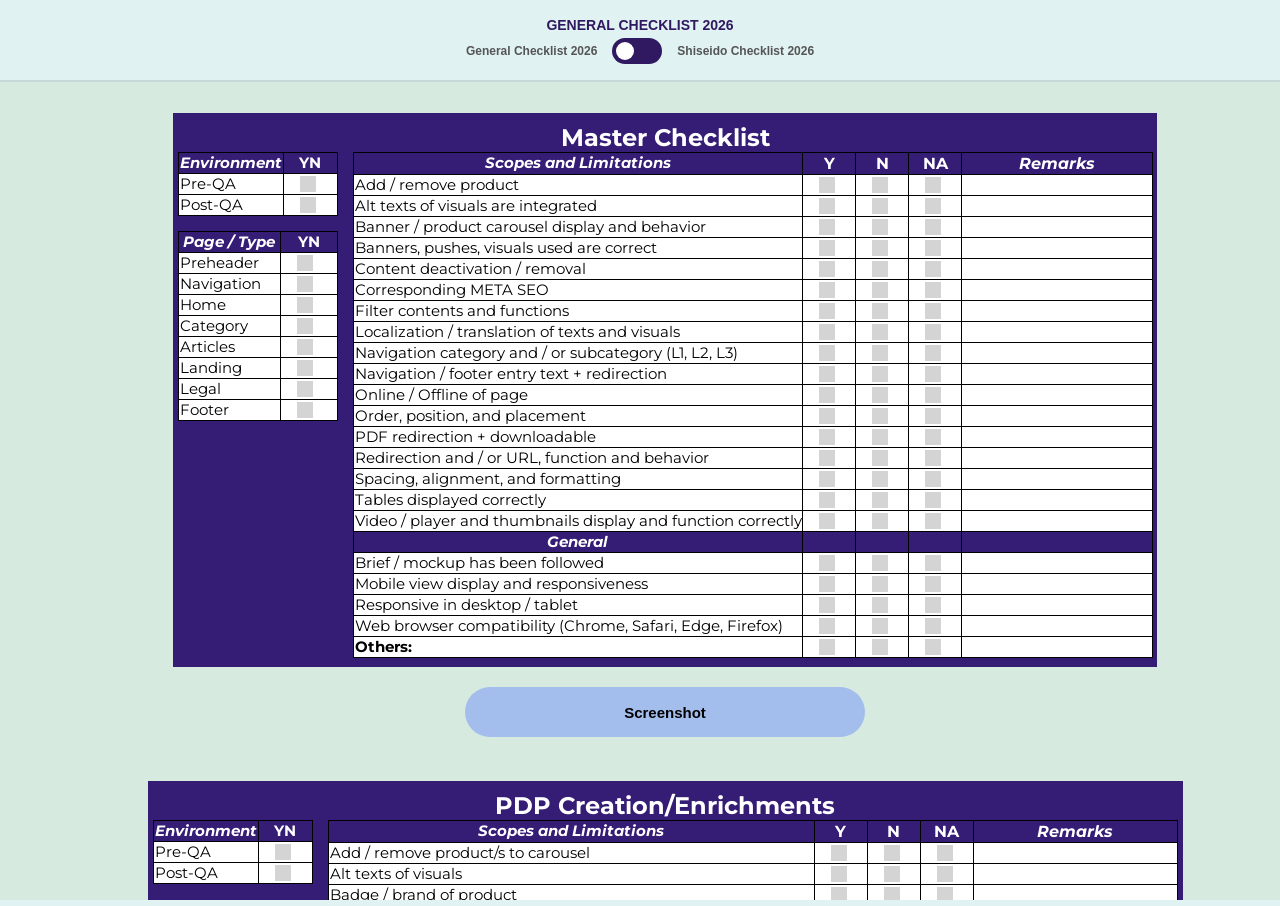
<file: shiseicore-checklist/index.html>
<!DOCTYPE html>
<html lang="en">
<head>
    <meta charset="UTF-8">
    <meta name="viewport" content="width=device-width, initial-scale=1.0">
    <title>ShiseiCore QA Checklist Hub</title>
</head>
<body>

    <div class="nav-header">
        <div class="title" id="current-view">General Checklist 2026</div>
        <div class="switch-container">
            <span class="label-text">General Checklist 2026</span>
            <label class="switch">
                <input type="checkbox" id="viewToggle" onchange="switchPage()">
                <span class="slider"></span>
            </label>
            <span class="label-text">Shiseido Checklist 2026</span>
        </div>
    </div>

    <iframe id="content-frame" src="general-checklist-index.html"></iframe>

    <script>
        function switchPage() {
            const toggle = document.getElementById('viewToggle');
            const frame = document.getElementById('content-frame');
            const title = document.getElementById('current-view');

            if (toggle.checked) {
                // Switch to Shiseido Checklist 2026
                frame.src = "shiseido-checklist-index.html";
                title.innerText = "Shiseido Checklist 2026";


            } else {
                // Switch back to General Checklist 2026
                frame.src = "general-checklist-index.html";
                // frame.src = "pdp-creation-checklist.html";
                title.innerText = "General Checklist 2026";
            }
        }
    </script>

</body>
</html>

<style>
    :root {
        --bg-color: #e0f2f1;
        --purple-primary: #301961;
    }

    body, html {
        margin: 0;
        padding: 0;
        height: 100%;
        font-family: sans-serif;
        background-color: var(--bg-color);
        overflow: hidden; /* Prevents double scrollbars */
    }

    /* Header Navigation Area */
    .nav-header {
        height: 80px;
        display: flex;
        flex-direction: column;
        align-items: center;
        justify-content: center;
        background: var(--bg-color);
        border-bottom: 2px solid rgba(0,0,0,0.1);
    }

    .title {
        font-size: 14px;
        font-weight: bold;
        color: var(--purple-primary);
        margin-bottom: 5px;
        text-transform: uppercase;
    }

    /* The Toggle Switch */
    .switch-container {
        display: flex;
        align-items: center;
        gap: 15px;
    }

    .switch {
        position: relative;
        display: inline-block;
        width: 50px;
        height: 26px;
    }

    .switch input { opacity: 0; width: 0; height: 0; }

    .slider {
        position: absolute;
        cursor: pointer;
        top: 0; left: 0; right: 0; bottom: 0;
        background-color: var(--purple-primary);
        transition: .4s;
        border-radius: 34px;
    }

    .slider:before {
        position: absolute;
        content: "";
        height: 18px; width: 18px;
        left: 4px; bottom: 4px;
        background-color: white;
        transition: .4s;
        border-radius: 50%;
    }

    input:checked + .slider { background-color: #000; }
    input:checked + .slider:before { transform: translateX(24px); }

    .label-text {
        font-size: 12px;
        font-weight: 600;
        color: #555;
    }

    /* The Content Frame */
    #content-frame {
        width: 100%;
        height: calc(100vh - 80px); /* Fill the rest of the screen */
        border: none;
    }
</style>
</file>
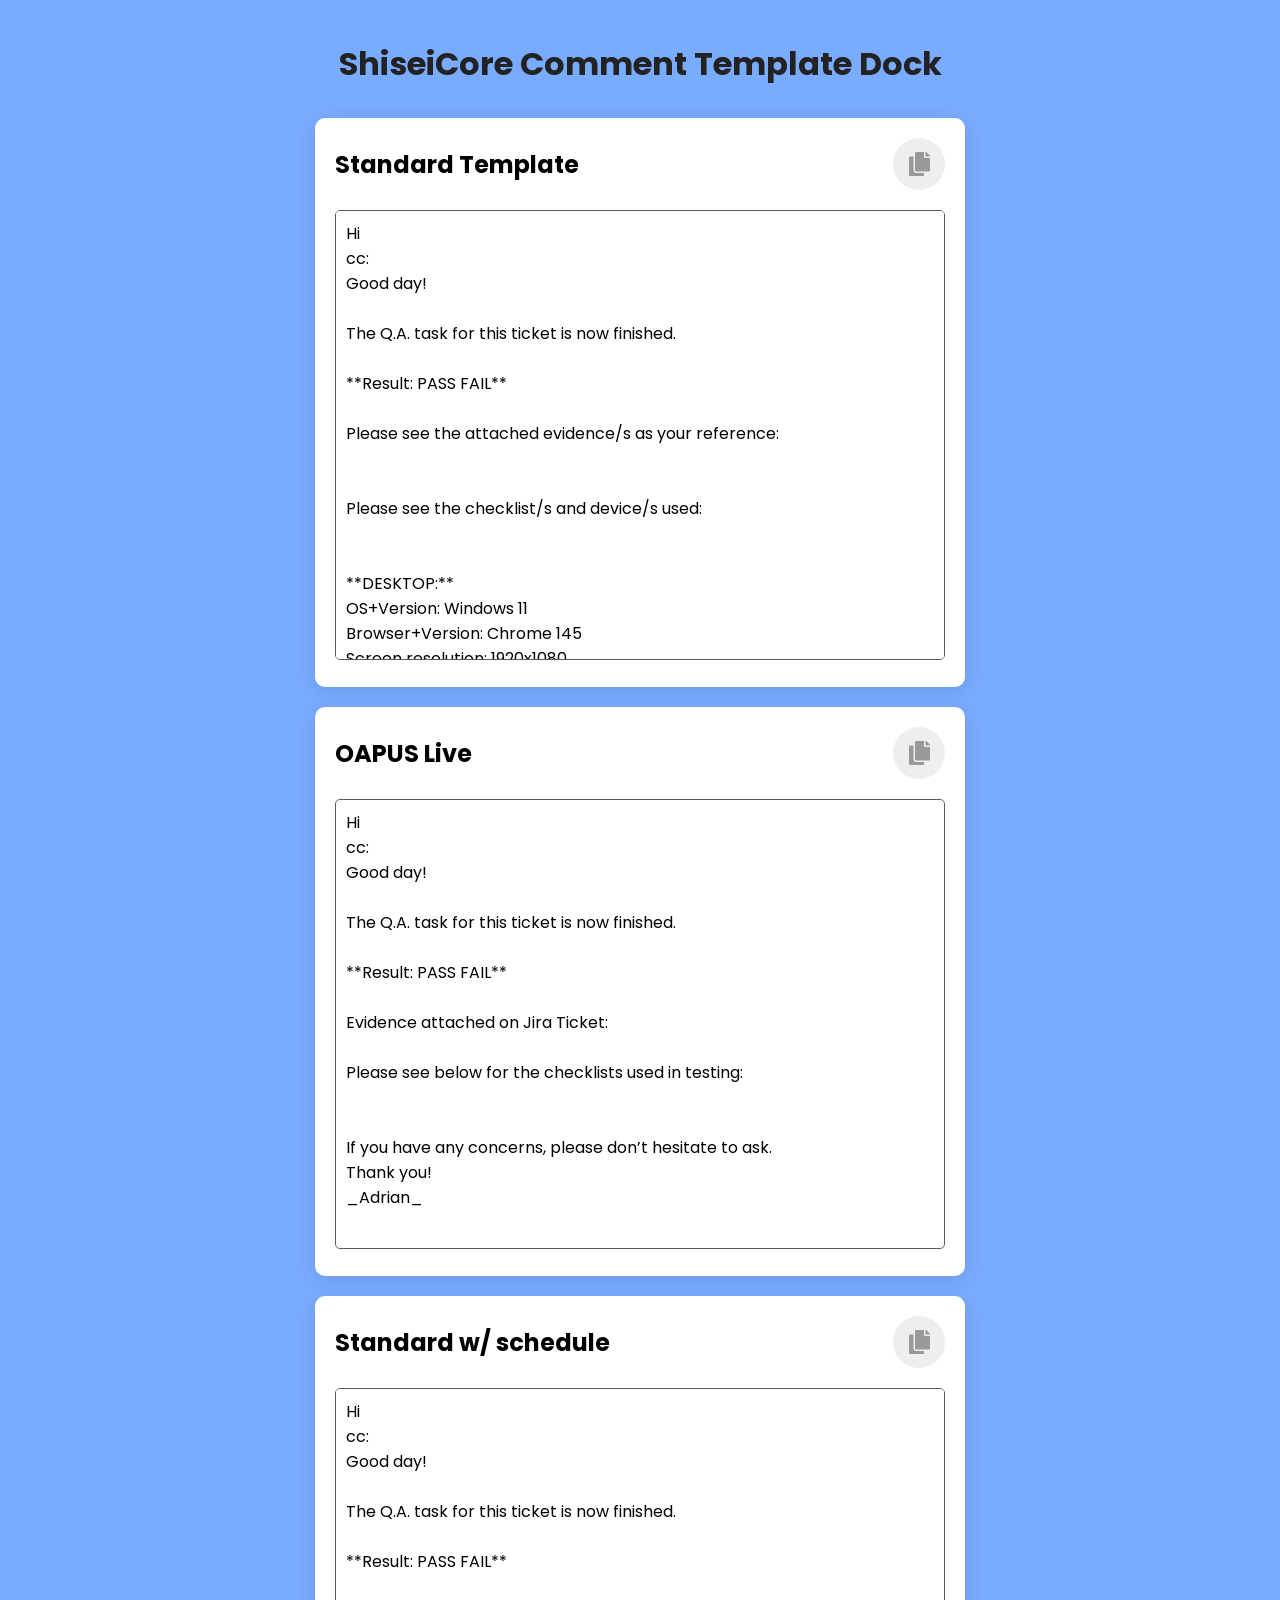
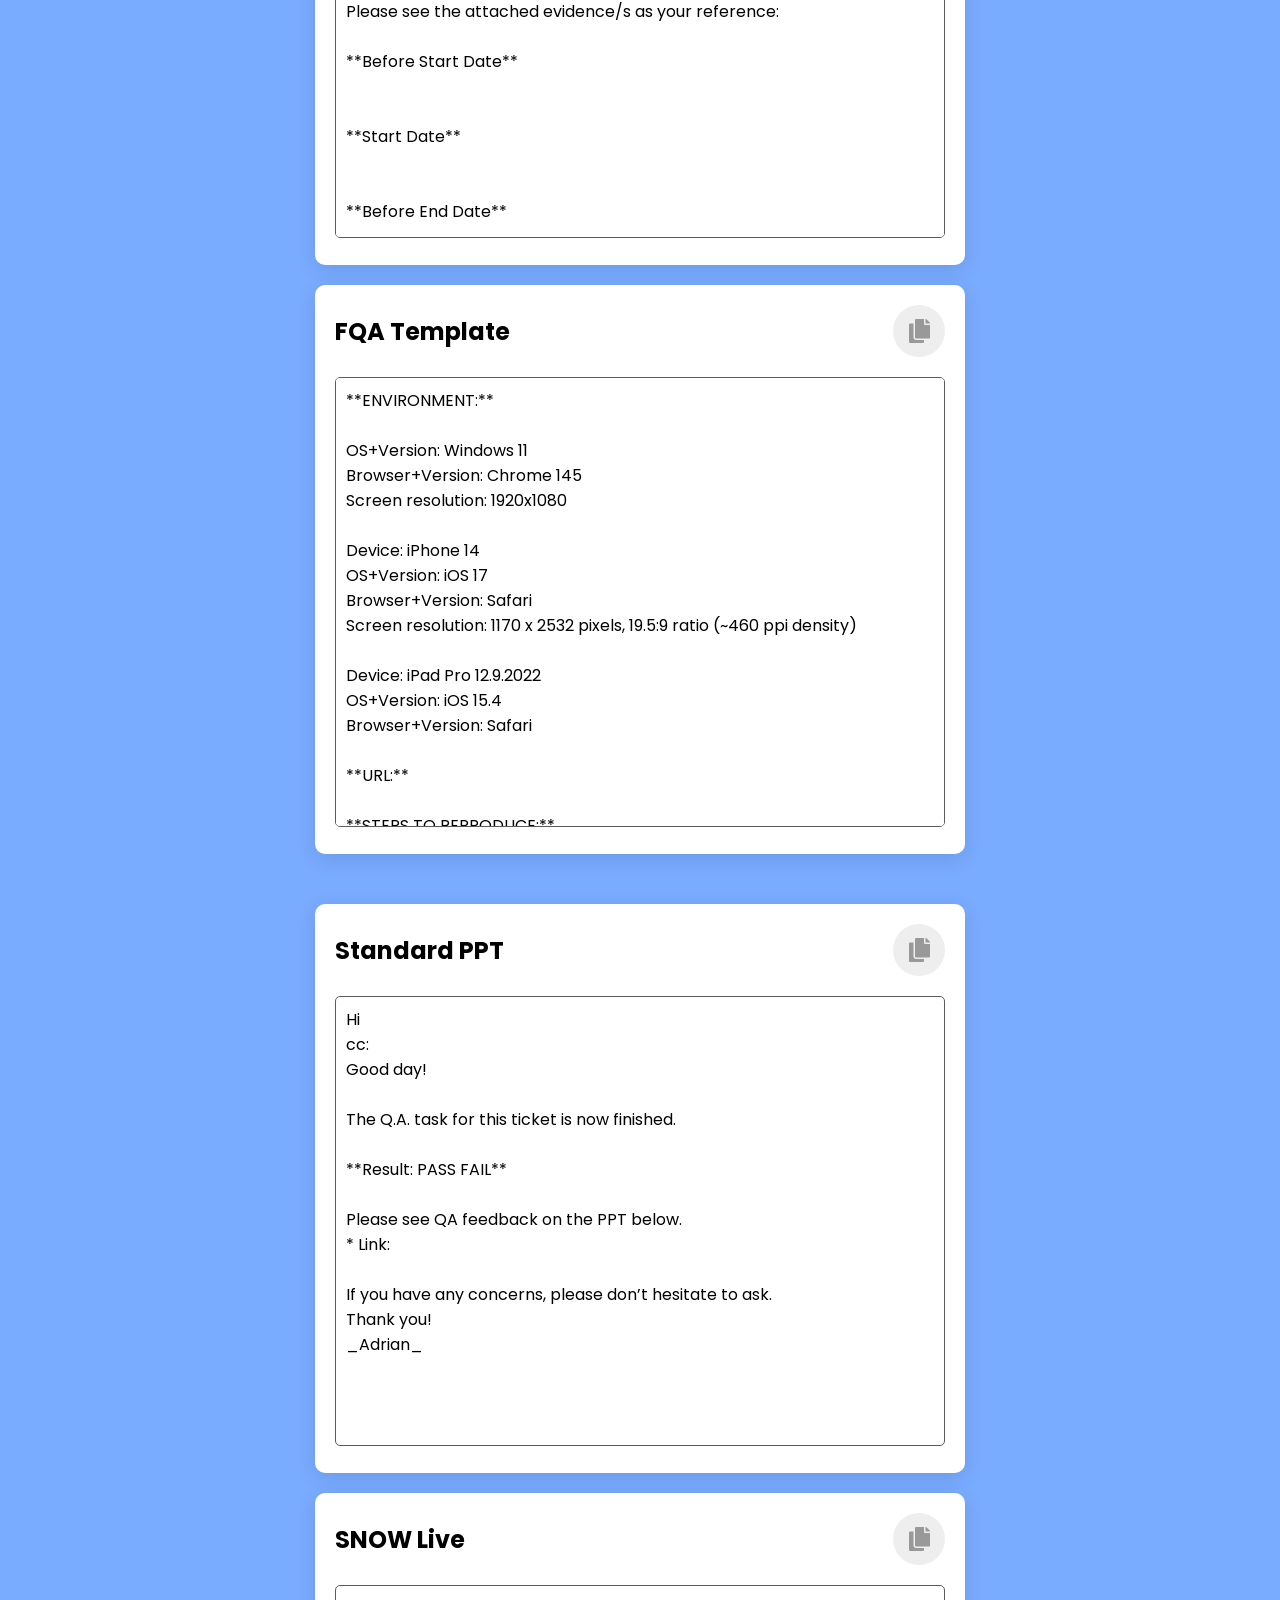
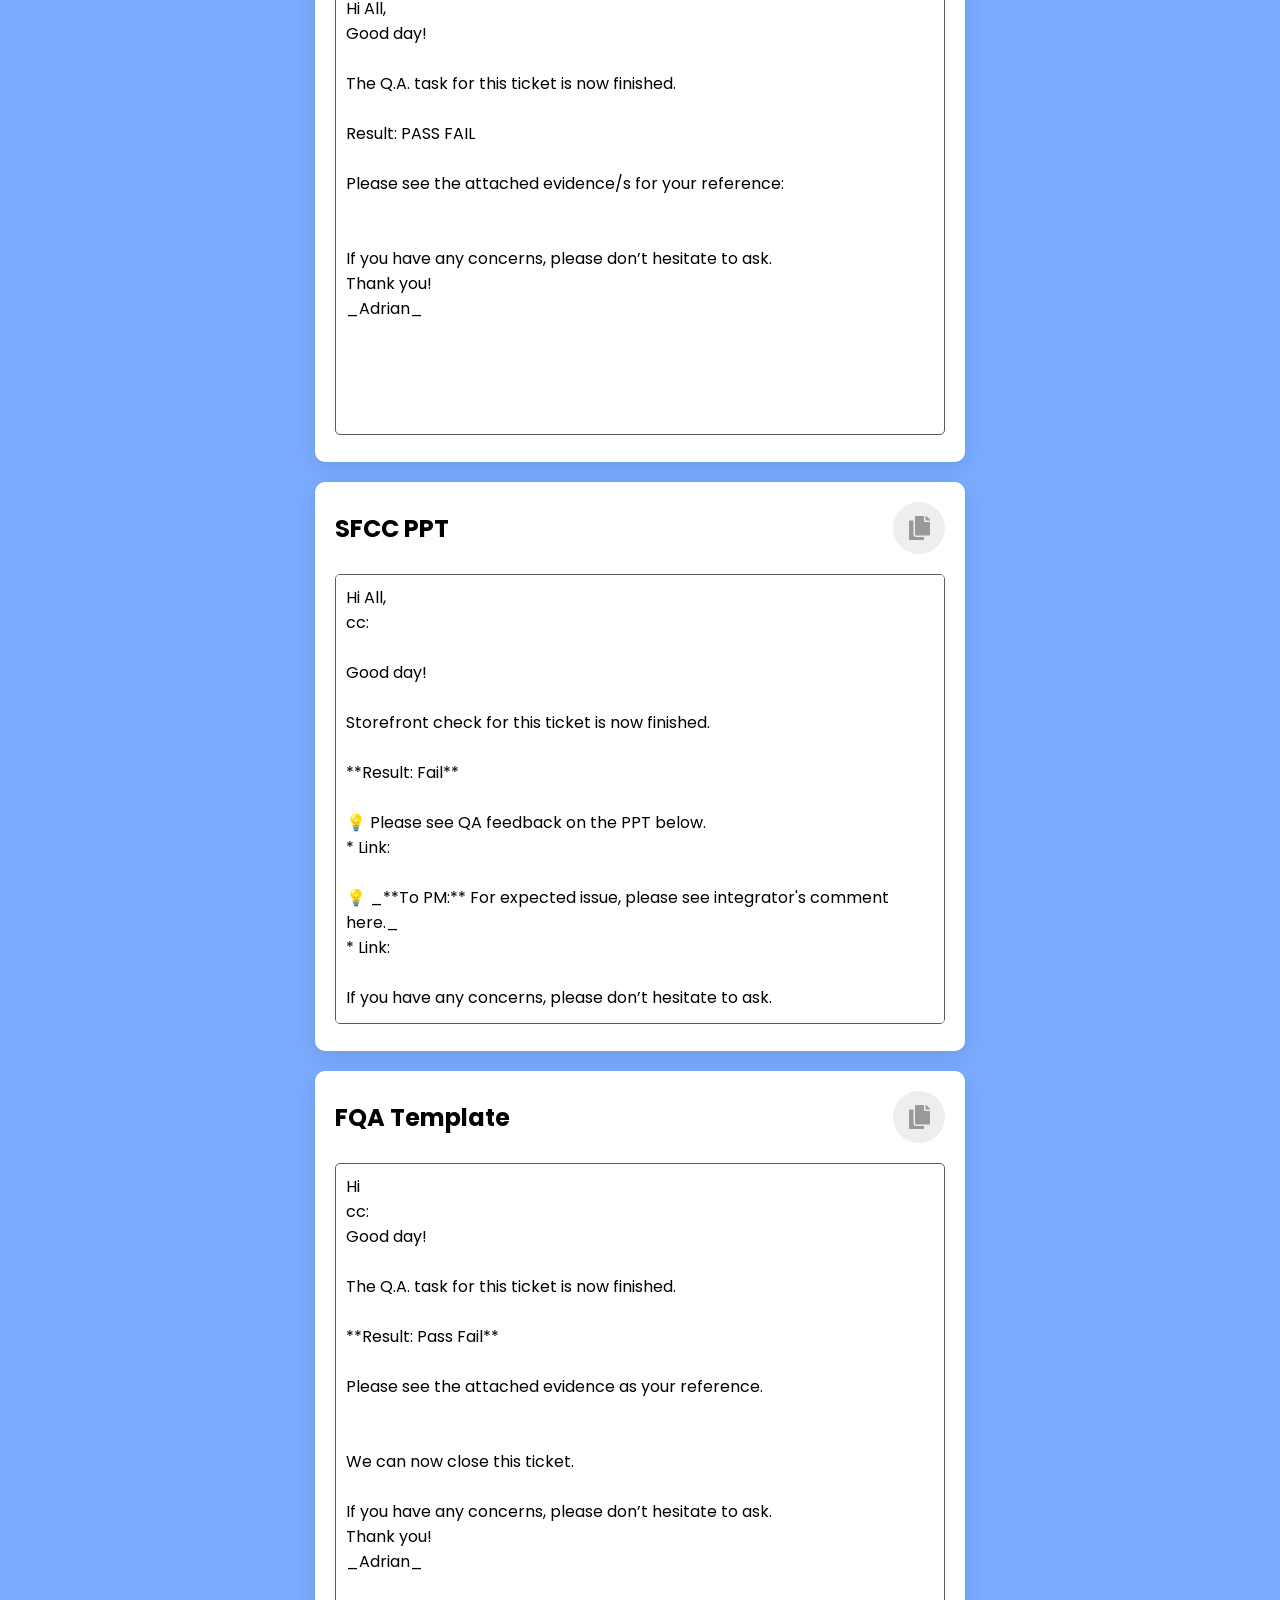
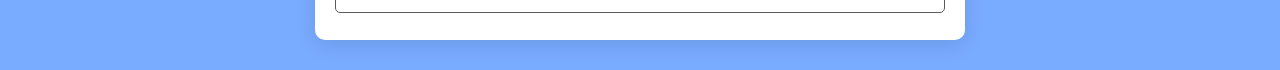
<file: shiseicore-comment-template/adi/index.html>
<!DOCTYPE html>
<html lang="en" dir="ltr">
  <head>
    <meta charset="utf-8">
    <title>ShiseiCore Comment Template Dock</title>
    <link rel="stylesheet" href="style.css">
    <link rel="stylesheet" href="https://cdnjs.cloudflare.com/ajax/libs/font-awesome/5.14.0/css/all.min.css">
  </head>
<body>

  <!-- Title -->
  <h1 class="page-title">ShiseiCore Comment Template Dock</h1>

  <!-- Two columns -->
  <div class="main-layout">

    <!-- Column 1 -->
    <div class="container">
      
      <!-- DIV1 -->
      <div class="text-box">
        <div class="top-area">
          <h2>Standard Template</h2>
          <div class="copy-btn-div1"><i class="fas fa-copy"></i></div>
        </div>
        <textarea id="textarea-div1">
Hi 
cc: 
Good day!

The Q.A. task for this ticket is now finished.

**Result: PASS FAIL**

Please see the attached evidence/s as your reference:


Please see the checklist/s and device/s used:


**DESKTOP:**
OS+Version: Windows 11
Browser+Version: Chrome 145
Screen resolution: 1920x1080

**MOBILE:**
Device: iPhone 14
OS+Version: iOS 17
Browser+Version: Safari
Screen resolution: 1170 x 2532 pixels, 19.5:9 ratio (~460 ppi density)

If you have any concerns, please don’t hesitate to ask.
Thank you!
_Adrian_
        </textarea>
      </div><!-- DIV1 end-->

      <!-- DIV2 -->
      <div class="text-box">
        <div class="top-area">
          <h2>OAPUS Live</h2>
          <div class="copy-btn-div2"><i class="fas fa-copy"></i></div>
        </div>
        <textarea id="textarea-div2">
Hi 
cc: 
Good day!

The Q.A. task for this ticket is now finished.

**Result: PASS FAIL**

Evidence attached on Jira Ticket: 

Please see below for the checklists used in testing:


If you have any concerns, please don’t hesitate to ask.
Thank you!
_Adrian_
        </textarea>
      </div><!-- DIV2 end -->

      <!-- DIV3 -->
      <div class="text-box">
        <div class="top-area">
          <h2>Standard w/ schedule</h2>
          <div class="copy-btn-div3"><i class="fas fa-copy"></i></div>
        </div>
        <textarea id="textarea-div3">
Hi 
cc: 
Good day!

The Q.A. task for this ticket is now finished.

**Result: PASS FAIL**

Please see the attached evidence/s as your reference:

**Before Start Date**


**Start Date**


**Before End Date**


**End Date**


Please see the checklist/s and device/s used:


**DESKTOP:**
OS+Version: Windows 11
Browser+Version: Chrome 145
Screen resolution: 1920x1080

**MOBILE:**
Device: iPhone 14
OS+Version: iOS 17
Browser+Version: Safari
Screen resolution: 1170 x 2532 pixels, 19.5:9 ratio (~460 ppi density)

If you have any concerns, please don’t hesitate to ask.
Thank you!
_Adrian_
        </textarea>
      </div><!-- DIV3 end-->

     <!-- DIV4 -->
      <div class="text-box">
        <div class="top-area">
          <h2>FQA Template</h2>
          <div class="copy-btn-div4"><i class="fas fa-copy"></i></div>
        </div>
        <textarea id="textarea-div4">
**ENVIRONMENT:**

OS+Version: Windows 11
Browser+Version: Chrome 145
Screen resolution: 1920x1080

Device: iPhone 14
OS+Version: iOS 17
Browser+Version: Safari
Screen resolution: 1170 x 2532 pixels, 19.5:9 ratio (~460 ppi density)

Device: iPad Pro 12.9.2022
OS+Version: iOS 15.4
Browser+Version: Safari

**URL:**

**STEPS TO REPRODUCE:**

1. Launch the URL mentioned above.

**EXPECTED RESULT:**

**MASTER REFERENCE:**

**SCREENSHOT:**

**ADDITIONAL INFORMATION**
The issue is also observed in the following pages:
        </textarea>
      </div><!-- DIV4 end-->

    </div>



    <!-- Column 2 -->
    <div class="container">

      <!-- DIV5 -->
      <div class="text-box">
        <div class="top-area">
          <h2>Standard PPT</h2>
          <div class="copy-btn-div5"><i class="fas fa-copy"></i></div>
        </div>
        <textarea id="textarea-div5">
Hi 
cc: 
Good day!

The Q.A. task for this ticket is now finished.

**Result: PASS FAIL**

Please see QA feedback on the PPT below.
* Link: 

If you have any concerns, please don’t hesitate to ask.
Thank you!
_Adrian_
        </textarea>
      </div><!-- DIV5 end-->

      <!-- DIV6 -->
      <div class="text-box">
        <div class="top-area">
          <h2>SNOW Live</h2>
          <div class="copy-btn-div6"><i class="fas fa-copy"></i></div>
        </div>
        <textarea id="textarea-div6">
Hi All,
Good day!

The Q.A. task for this ticket is now finished.

Result: PASS FAIL

Please see the attached evidence/s for your reference:


If you have any concerns, please don’t hesitate to ask.
Thank you!
_Adrian_
        </textarea>
      </div><!-- DIV6 end-->

      <!-- DIV7 -->
      <div class="text-box">
        <div class="top-area">
          <h2>SFCC PPT</h2>
          <div class="copy-btn-div7"><i class="fas fa-copy"></i></div>
        </div>
        <textarea id="textarea-div7">
Hi All,
cc: 

Good day!

Storefront check for this ticket is now finished.

**Result: Fail**

💡 Please see QA feedback on the PPT below.
* Link: 

💡 _**To PM:** For expected issue, please see integrator's comment here._
* Link: 

If you have any concerns, please don’t hesitate to ask.

Thank you!
_Adrian_
        </textarea>
      </div><!-- DIV7 end-->

            <!-- DIV8 -->
      <div class="text-box">
        <div class="top-area">
          <h2>FQA Template</h2>
          <div class="copy-btn-div8"><i class="fas fa-copy"></i></div>
        </div>
        <textarea id="textarea-div8">
Hi 
cc: 
Good day!

The Q.A. task for this ticket is now finished.

**Result: Pass Fail**

Please see the attached evidence as your reference.


We can now close this ticket.

If you have any concerns, please don’t hesitate to ask.
Thank you!
_Adrian_
        </textarea>
      </div><!-- DIV8 end-->
    
    </div>

  </div>

  <!--  Scripts -->
  <script>
    function setupCopyButton(buttonSelector, textareaId) {
      const button = document.querySelector(buttonSelector);
      const textarea = document.getElementById(textareaId);

      button.addEventListener("click", () => {
        textarea.select();
        textarea.setSelectionRange(0, 99999); // for mobile
        document.execCommand("copy");

        // Change button style + icon on success
        button.innerHTML = "<i class='fas fa-check'></i>";
        button.style.background = "#2DCDA7";
        button.style.color = "#fff";

        setTimeout(() => {
          document.getSelection().removeAllRanges();
          // Reset style + icon
          button.innerHTML = "<i class='fas fa-copy'></i>";
          button.style.background = "";
          button.style.color = "";
        }, 2000);
      });
    }

    // Initialize all buttons
    setupCopyButton(".copy-btn-div1", "textarea-div1");
    setupCopyButton(".copy-btn-div2", "textarea-div2");
    setupCopyButton(".copy-btn-div3", "textarea-div3");
    setupCopyButton(".copy-btn-div4", "textarea-div4");
    setupCopyButton(".copy-btn-div5", "textarea-div5");
    setupCopyButton(".copy-btn-div6", "textarea-div6");
    setupCopyButton(".copy-btn-div7", "textarea-div7");
    setupCopyButton(".copy-btn-div8", "textarea-div8");
  </script>

</body>
</html>
</file>
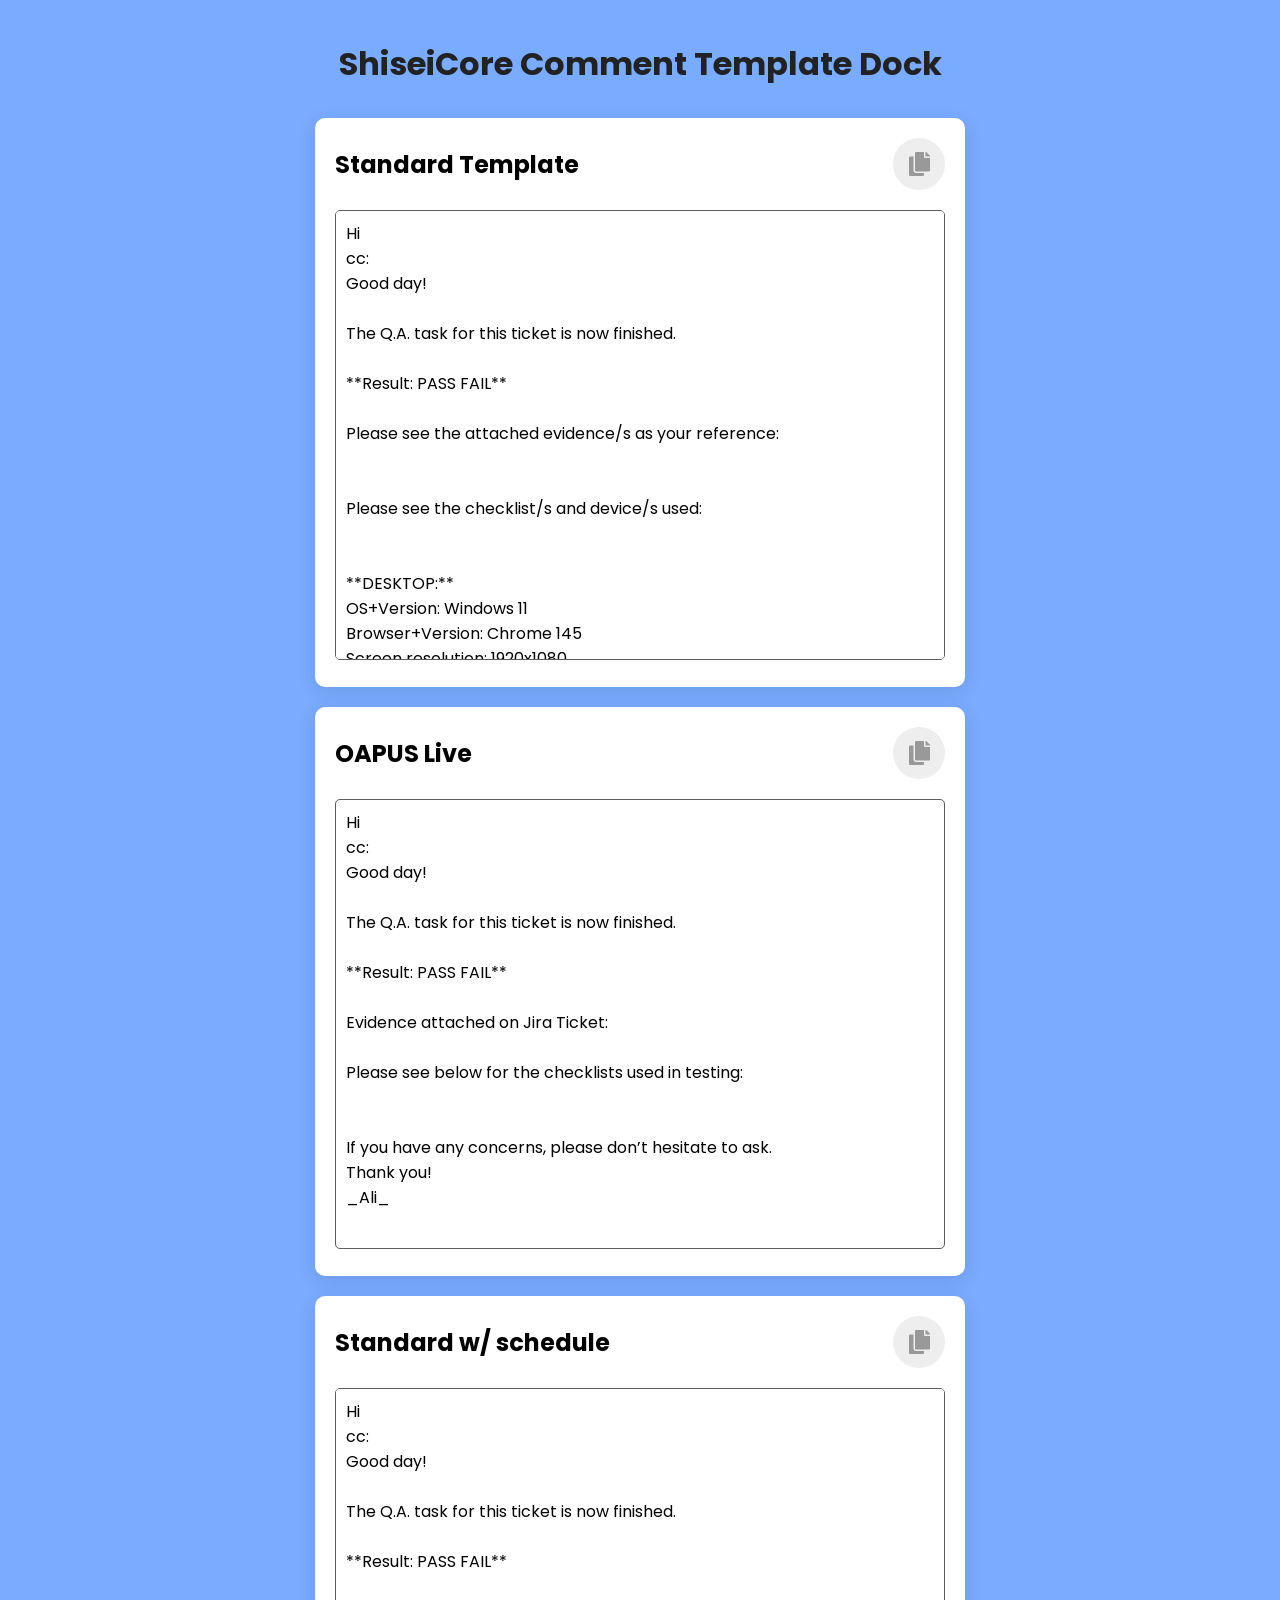
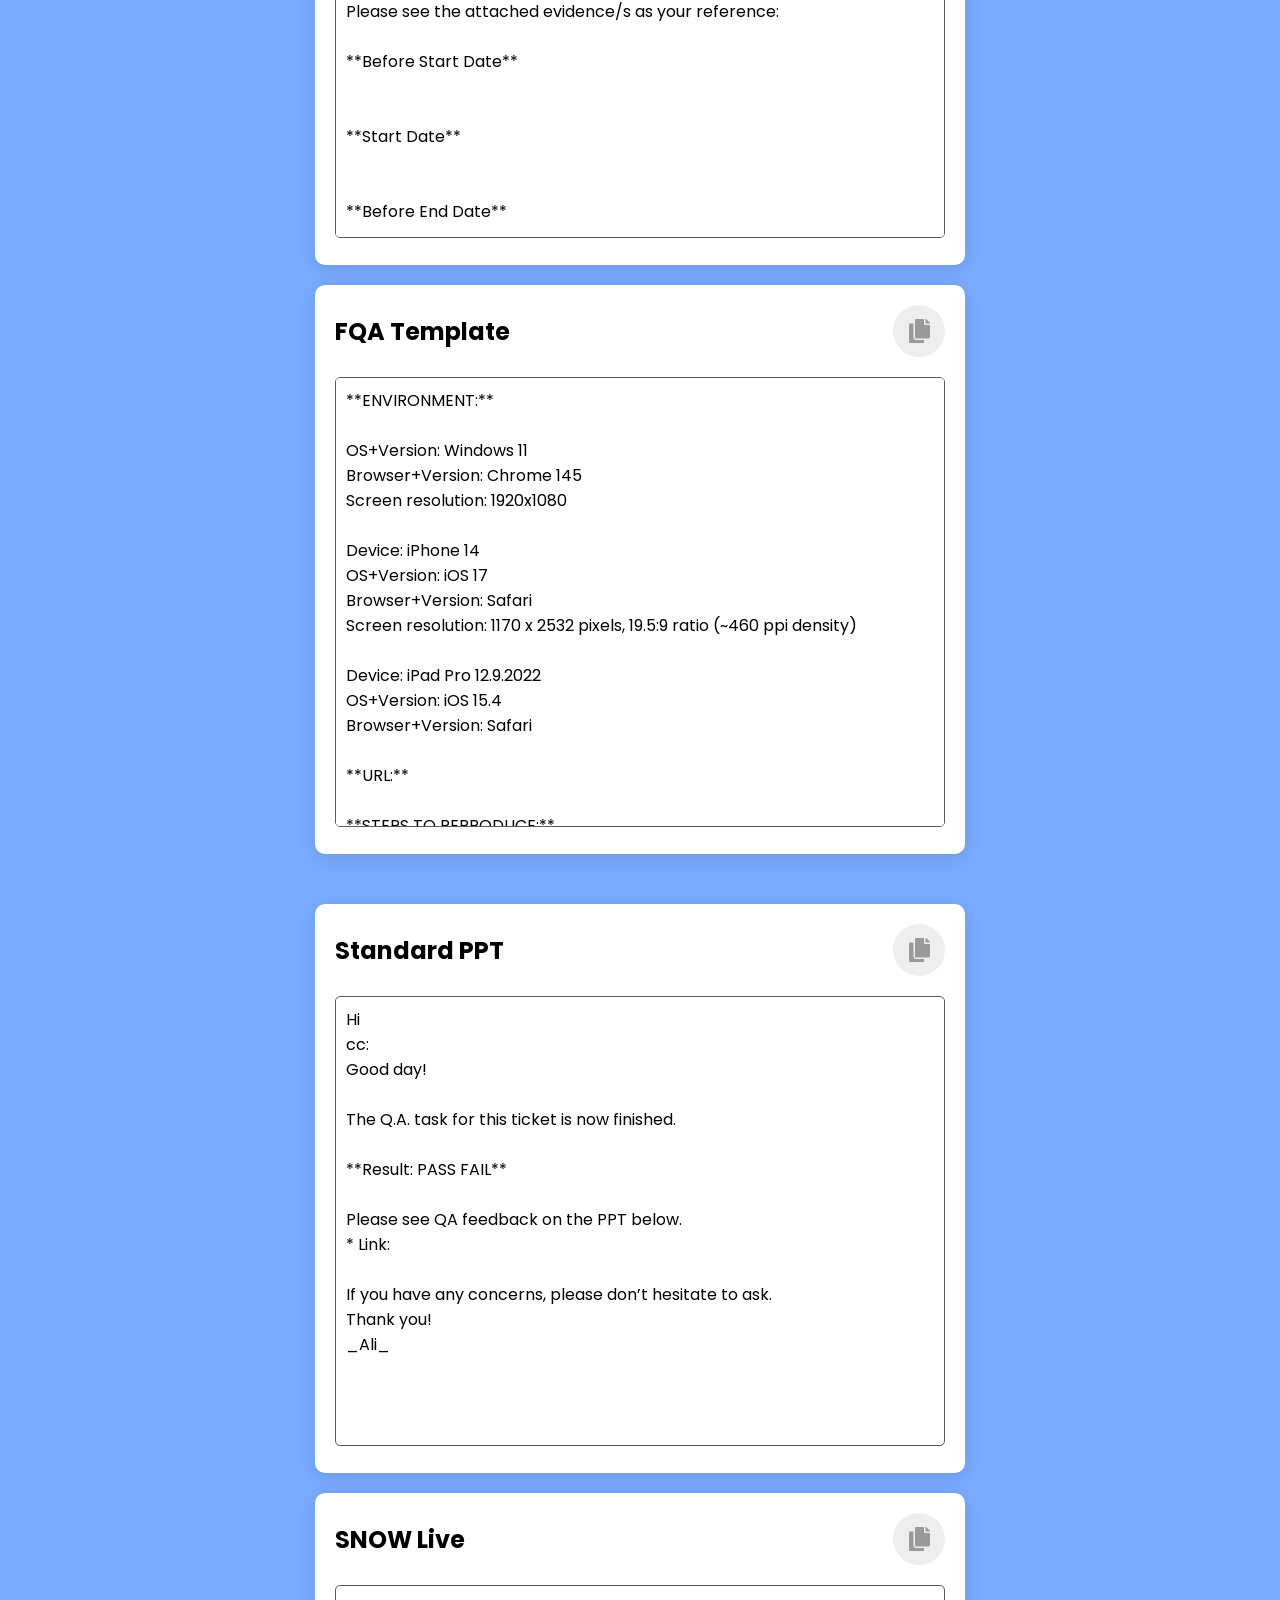
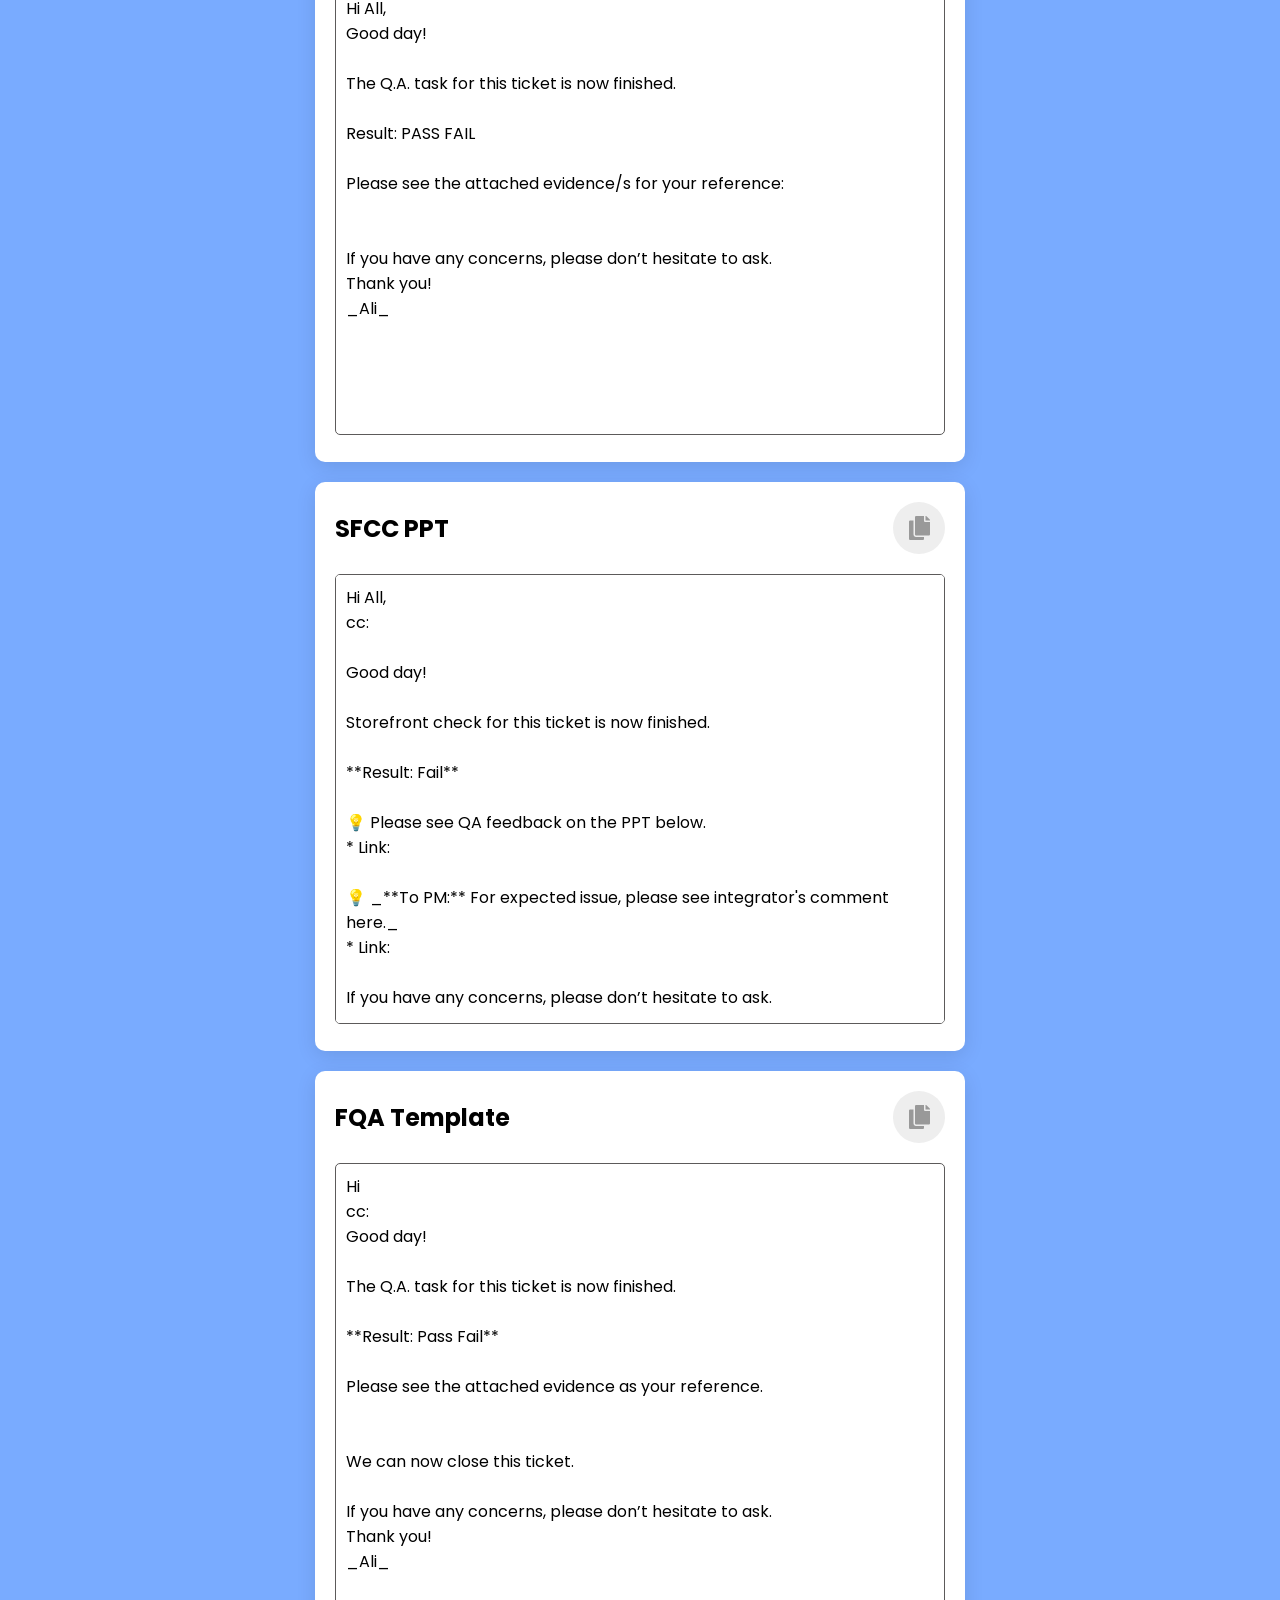
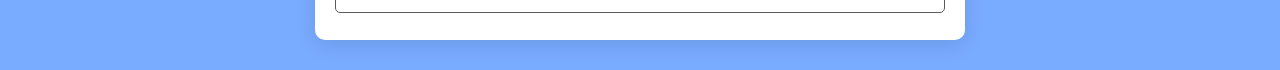
<file: shiseicore-comment-template/ali/index.html>
<!DOCTYPE html>
<html lang="en" dir="ltr">
  <head>
    <meta charset="utf-8">
    <title>ShiseiCore Comment Template Dock</title>
    <link rel="stylesheet" href="style.css">
    <link rel="stylesheet" href="https://cdnjs.cloudflare.com/ajax/libs/font-awesome/5.14.0/css/all.min.css">
  </head>
<body>

  <!-- Title -->
  <h1 class="page-title">ShiseiCore Comment Template Dock</h1>

  <!-- Two columns -->
  <div class="main-layout">

    <!-- Column 1 -->
    <div class="container">
      
      <!-- DIV1 -->
      <div class="text-box">
        <div class="top-area">
          <h2>Standard Template</h2>
          <div class="copy-btn-div1"><i class="fas fa-copy"></i></div>
        </div>
        <textarea id="textarea-div1">
Hi 
cc: 
Good day!

The Q.A. task for this ticket is now finished.

**Result: PASS FAIL**

Please see the attached evidence/s as your reference:


Please see the checklist/s and device/s used:


**DESKTOP:**
OS+Version: Windows 11
Browser+Version: Chrome 145
Screen resolution: 1920x1080

**MOBILE:**
Device: iPhone 14
OS+Version: iOS 17
Browser+Version: Safari
Screen resolution: 1170 x 2532 pixels, 19.5:9 ratio (~460 ppi density)

If you have any concerns, please don’t hesitate to ask.
Thank you!
_Ali_
        </textarea>
      </div><!-- DIV1 end-->

      <!-- DIV2 -->
      <div class="text-box">
        <div class="top-area">
          <h2>OAPUS Live</h2>
          <div class="copy-btn-div2"><i class="fas fa-copy"></i></div>
        </div>
        <textarea id="textarea-div2">
Hi 
cc: 
Good day!

The Q.A. task for this ticket is now finished.

**Result: PASS FAIL**

Evidence attached on Jira Ticket: 

Please see below for the checklists used in testing:


If you have any concerns, please don’t hesitate to ask.
Thank you!
_Ali_
        </textarea>
      </div><!-- DIV2 end -->

      <!-- DIV3 -->
      <div class="text-box">
        <div class="top-area">
          <h2>Standard w/ schedule</h2>
          <div class="copy-btn-div3"><i class="fas fa-copy"></i></div>
        </div>
        <textarea id="textarea-div3">
Hi 
cc: 
Good day!

The Q.A. task for this ticket is now finished.

**Result: PASS FAIL**

Please see the attached evidence/s as your reference:

**Before Start Date**


**Start Date**


**Before End Date**


**End Date**


Please see the checklist/s and device/s used:


**DESKTOP:**
OS+Version: Windows 11
Browser+Version: Chrome 145
Screen resolution: 1920x1080

**MOBILE:**
Device: iPhone 14
OS+Version: iOS 17
Browser+Version: Safari
Screen resolution: 1170 x 2532 pixels, 19.5:9 ratio (~460 ppi density)

If you have any concerns, please don’t hesitate to ask.
Thank you!
_Ali_
        </textarea>
      </div><!-- DIV3 end-->

     <!-- DIV4 -->
      <div class="text-box">
        <div class="top-area">
          <h2>FQA Template</h2>
          <div class="copy-btn-div4"><i class="fas fa-copy"></i></div>
        </div>
        <textarea id="textarea-div4">
**ENVIRONMENT:**

OS+Version: Windows 11
Browser+Version: Chrome 145
Screen resolution: 1920x1080

Device: iPhone 14
OS+Version: iOS 17
Browser+Version: Safari
Screen resolution: 1170 x 2532 pixels, 19.5:9 ratio (~460 ppi density)

Device: iPad Pro 12.9.2022
OS+Version: iOS 15.4
Browser+Version: Safari

**URL:**

**STEPS TO REPRODUCE:**

1. Launch the URL mentioned above.

**EXPECTED RESULT:**

**MASTER REFERENCE:**

**SCREENSHOT:**

**ADDITIONAL INFORMATION**
The issue is also observed in the following pages:
        </textarea>
      </div><!-- DIV4 end-->

    </div>



    <!-- Column 2 -->
    <div class="container">

      <!-- DIV5 -->
      <div class="text-box">
        <div class="top-area">
          <h2>Standard PPT</h2>
          <div class="copy-btn-div5"><i class="fas fa-copy"></i></div>
        </div>
        <textarea id="textarea-div5">
Hi 
cc: 
Good day!

The Q.A. task for this ticket is now finished.

**Result: PASS FAIL**

Please see QA feedback on the PPT below.
* Link: 

If you have any concerns, please don’t hesitate to ask.
Thank you!
_Ali_
        </textarea>
      </div><!-- DIV5 end-->

      <!-- DIV6 -->
      <div class="text-box">
        <div class="top-area">
          <h2>SNOW Live</h2>
          <div class="copy-btn-div6"><i class="fas fa-copy"></i></div>
        </div>
        <textarea id="textarea-div6">
Hi All,
Good day!

The Q.A. task for this ticket is now finished.

Result: PASS FAIL

Please see the attached evidence/s for your reference:


If you have any concerns, please don’t hesitate to ask.
Thank you!
_Ali_
        </textarea>
      </div><!-- DIV6 end-->

      <!-- DIV7 -->
      <div class="text-box">
        <div class="top-area">
          <h2>SFCC PPT</h2>
          <div class="copy-btn-div7"><i class="fas fa-copy"></i></div>
        </div>
        <textarea id="textarea-div7">
Hi All,
cc: 

Good day!

Storefront check for this ticket is now finished.

**Result: Fail**

💡 Please see QA feedback on the PPT below.
* Link: 

💡 _**To PM:** For expected issue, please see integrator's comment here._
* Link: 

If you have any concerns, please don’t hesitate to ask.

Thank you!
_Ali_
        </textarea>
      </div><!-- DIV7 end-->

            <!-- DIV8 -->
      <div class="text-box">
        <div class="top-area">
          <h2>FQA Template</h2>
          <div class="copy-btn-div8"><i class="fas fa-copy"></i></div>
        </div>
        <textarea id="textarea-div8">
Hi 
cc: 
Good day!

The Q.A. task for this ticket is now finished.

**Result: Pass Fail**

Please see the attached evidence as your reference.


We can now close this ticket.

If you have any concerns, please don’t hesitate to ask.
Thank you!
_Ali_
        </textarea>
      </div><!-- DIV8 end-->
    
    </div>

  </div>

  <!--  Scripts -->
  <script>
    function setupCopyButton(buttonSelector, textareaId) {
      const button = document.querySelector(buttonSelector);
      const textarea = document.getElementById(textareaId);

      button.addEventListener("click", () => {
        textarea.select();
        textarea.setSelectionRange(0, 99999); // for mobile
        document.execCommand("copy");

        // Change button style + icon on success
        button.innerHTML = "<i class='fas fa-check'></i>";
        button.style.background = "#2DCDA7";
        button.style.color = "#fff";

        setTimeout(() => {
          document.getSelection().removeAllRanges();
          // Reset style + icon
          button.innerHTML = "<i class='fas fa-copy'></i>";
          button.style.background = "";
          button.style.color = "";
        }, 2000);
      });
    }

    // Initialize all buttons
    setupCopyButton(".copy-btn-div1", "textarea-div1");
    setupCopyButton(".copy-btn-div2", "textarea-div2");
    setupCopyButton(".copy-btn-div3", "textarea-div3");
    setupCopyButton(".copy-btn-div4", "textarea-div4");
    setupCopyButton(".copy-btn-div5", "textarea-div5");
    setupCopyButton(".copy-btn-div6", "textarea-div6");
    setupCopyButton(".copy-btn-div7", "textarea-div7");
    setupCopyButton(".copy-btn-div8", "textarea-div8");
  </script>

</body>
</html>
</file>
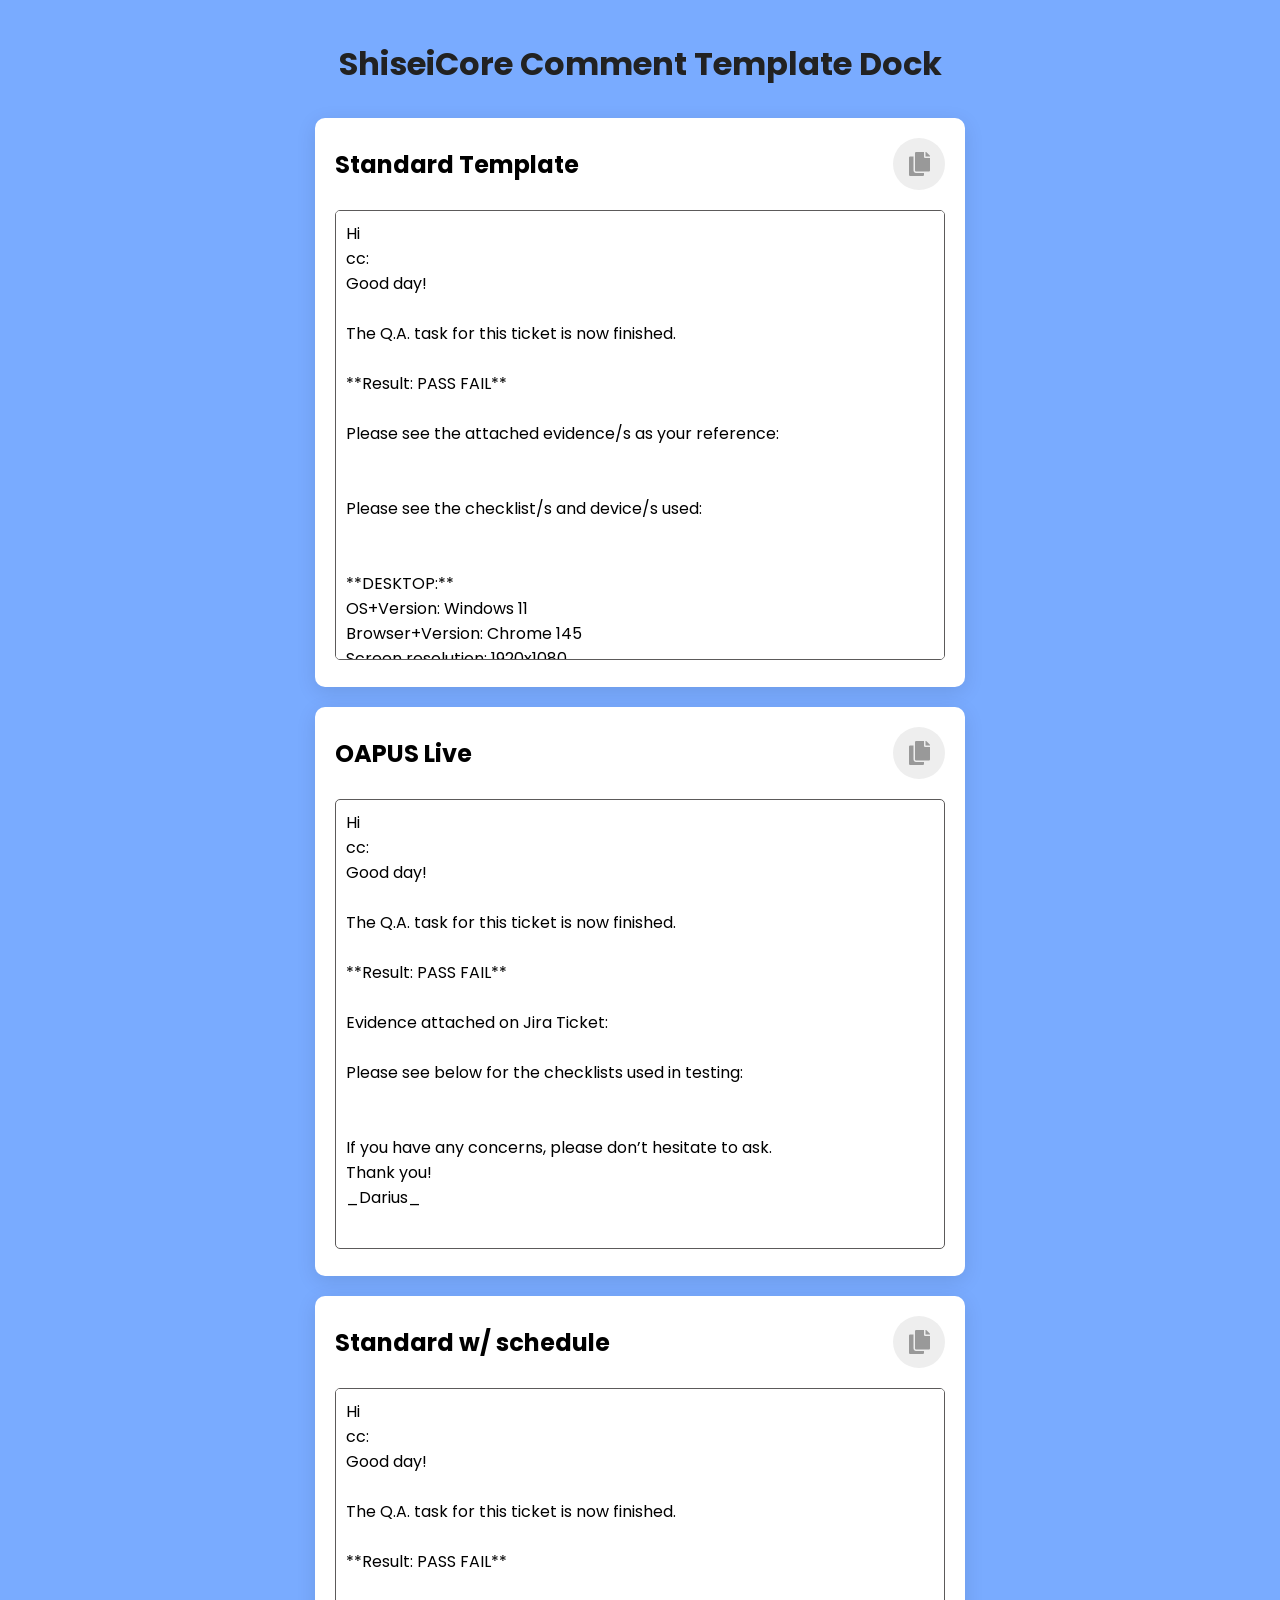
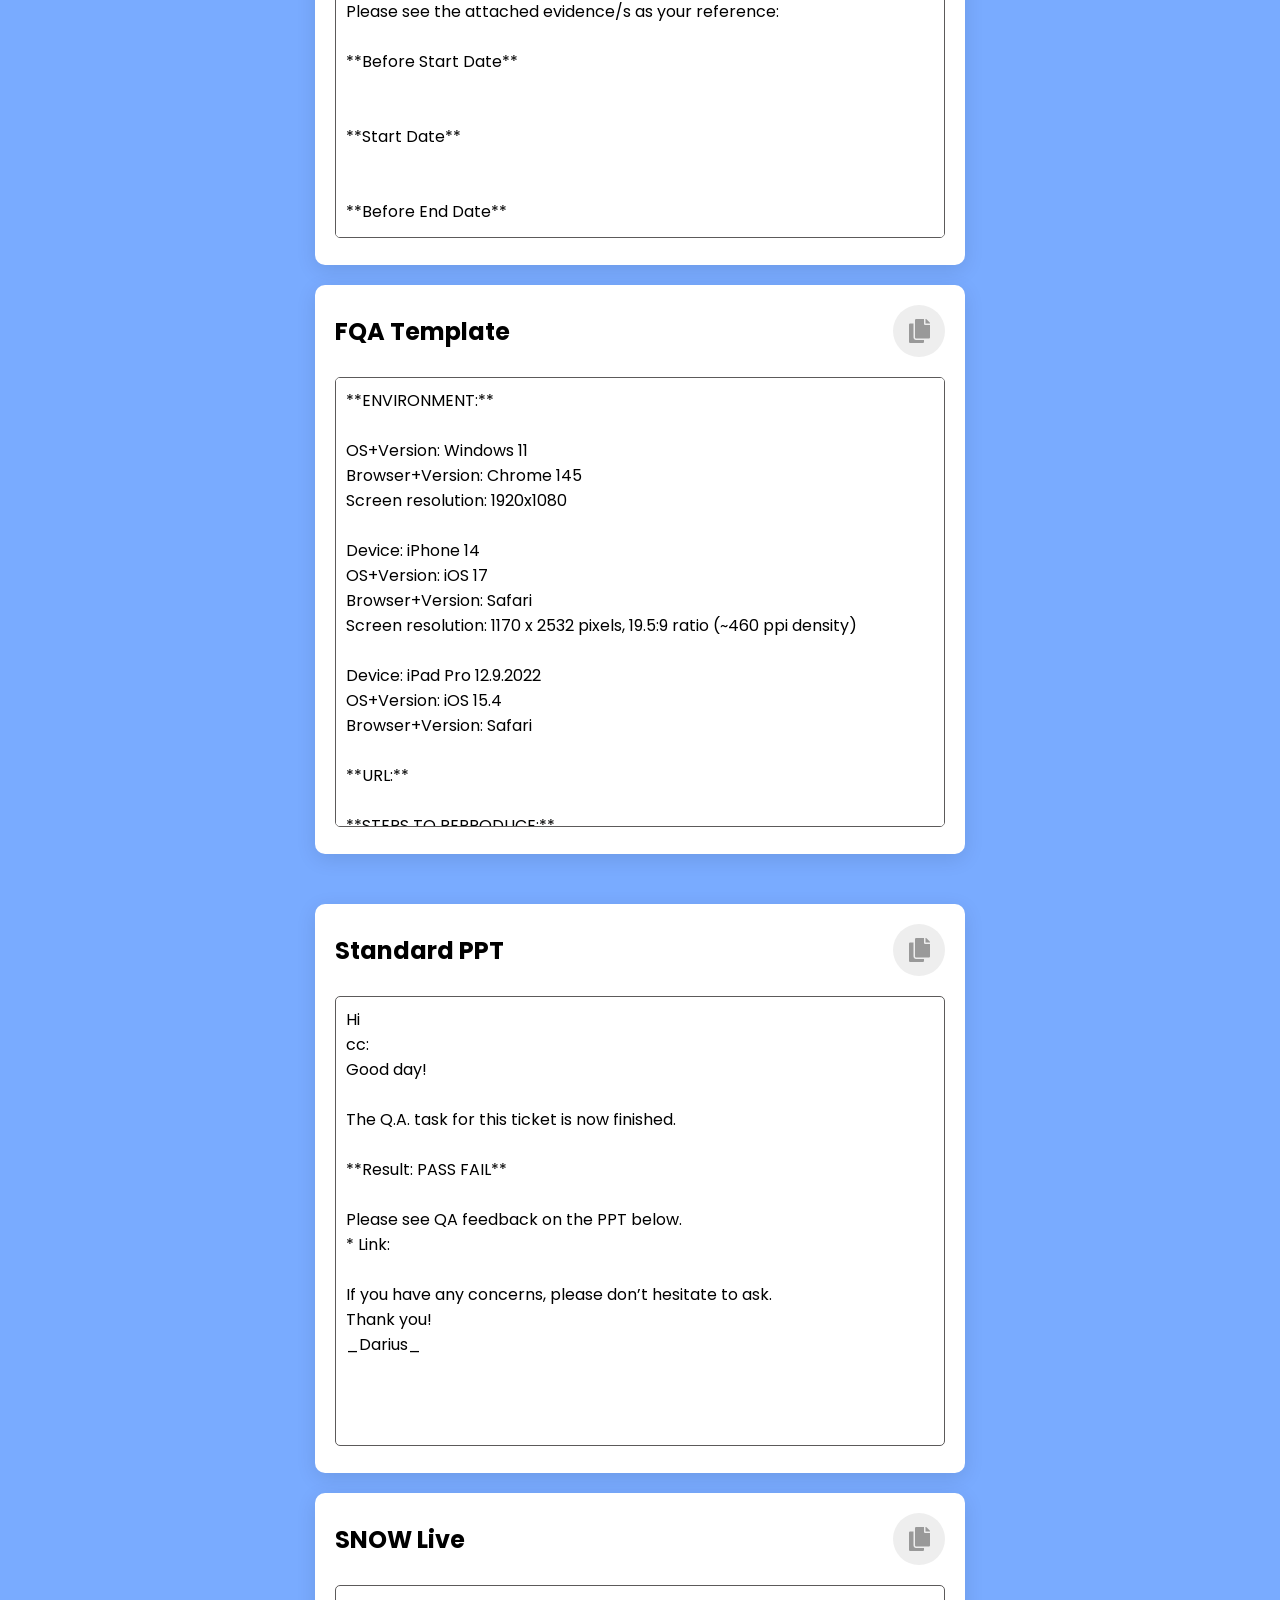
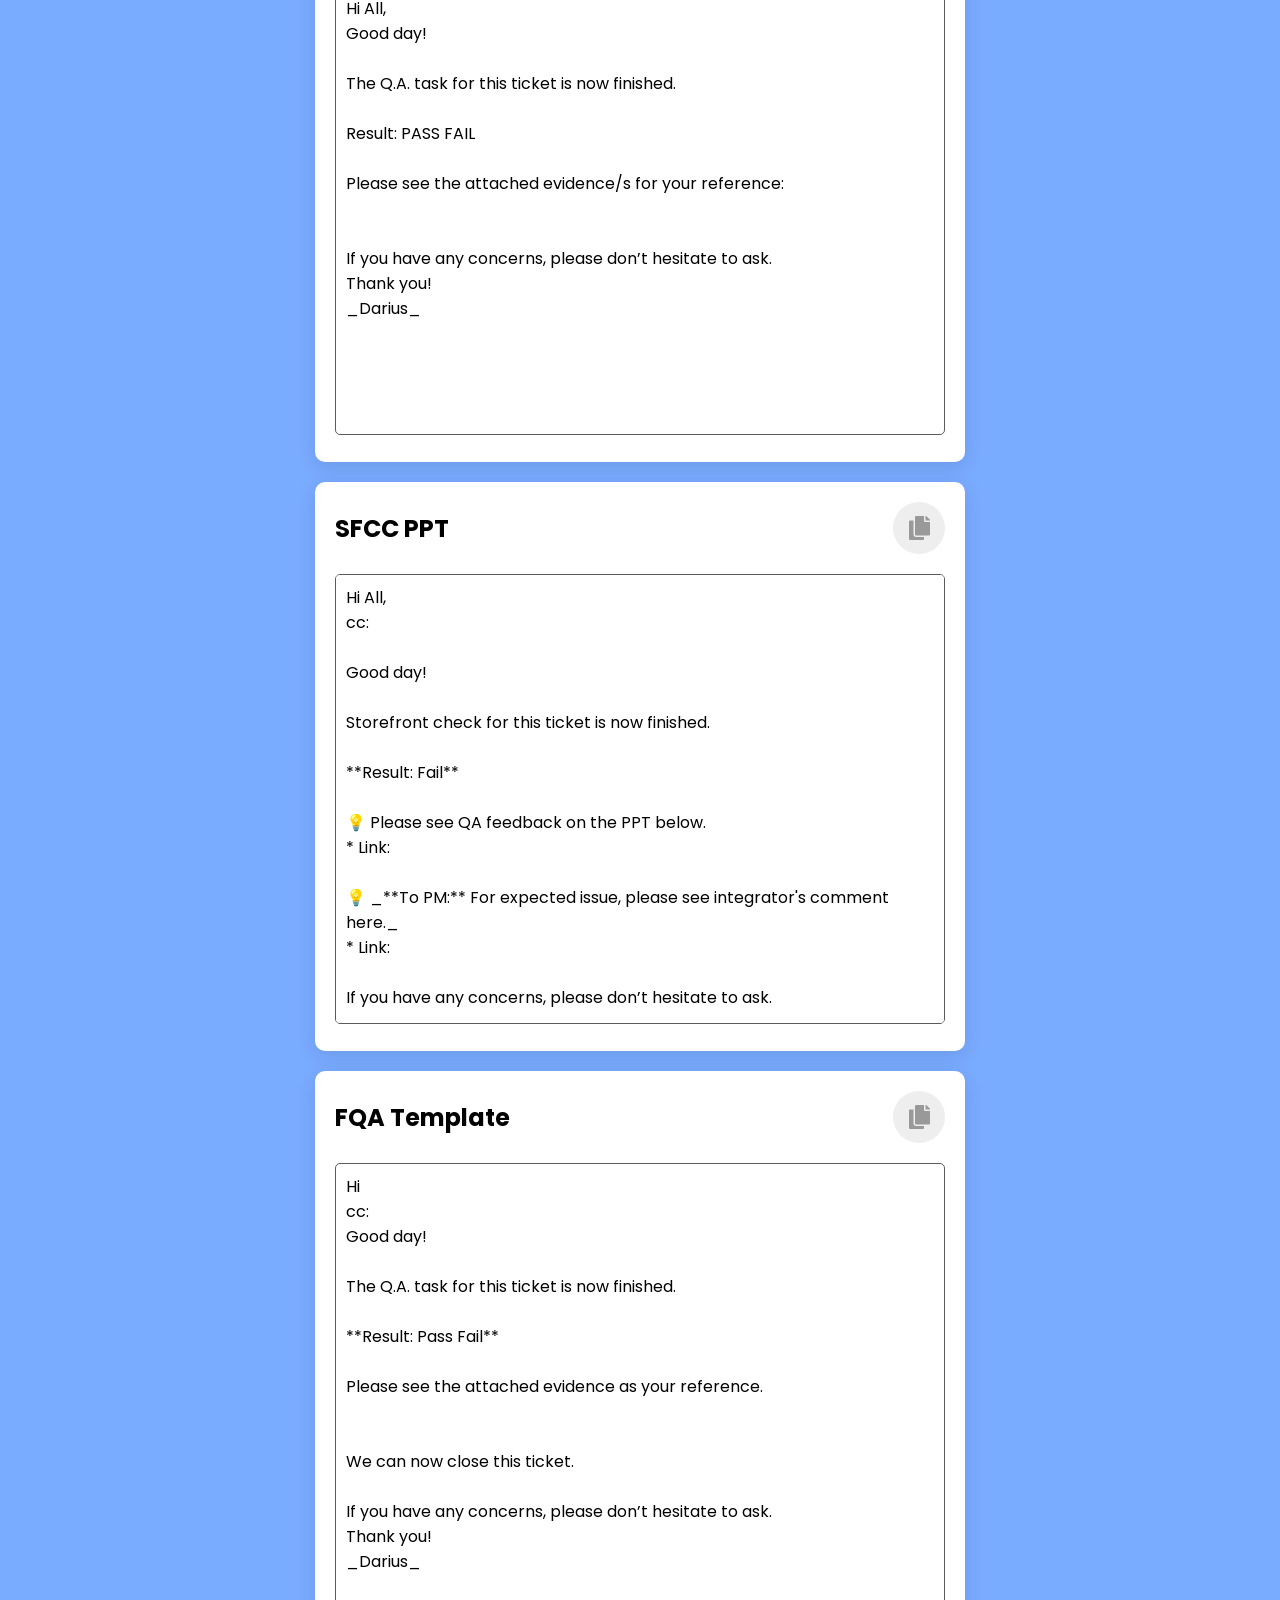
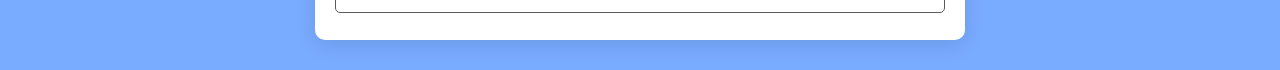
<file: shiseicore-comment-template/darius/index.html>
<!DOCTYPE html>
<html lang="en" dir="ltr">
  <head>
    <meta charset="utf-8">
    <title>ShiseiCore Comment Template Dock</title>
    <link rel="stylesheet" href="style.css">
    <link rel="stylesheet" href="https://cdnjs.cloudflare.com/ajax/libs/font-awesome/5.14.0/css/all.min.css">
  </head>
<body>

  <!-- Title -->
  <h1 class="page-title">ShiseiCore Comment Template Dock</h1>

  <!-- Two columns -->
  <div class="main-layout">

    <!-- Column 1 -->
    <div class="container">
      
      <!-- DIV1 -->
      <div class="text-box">
        <div class="top-area">
          <h2>Standard Template</h2>
          <div class="copy-btn-div1"><i class="fas fa-copy"></i></div>
        </div>
        <textarea id="textarea-div1">
Hi 
cc: 
Good day!

The Q.A. task for this ticket is now finished.

**Result: PASS FAIL**

Please see the attached evidence/s as your reference:


Please see the checklist/s and device/s used:


**DESKTOP:**
OS+Version: Windows 11
Browser+Version: Chrome 145
Screen resolution: 1920x1080

**MOBILE:**
Device: iPhone 14
OS+Version: iOS 17
Browser+Version: Safari
Screen resolution: 1170 x 2532 pixels, 19.5:9 ratio (~460 ppi density)

If you have any concerns, please don’t hesitate to ask.
Thank you!
_Darius_
        </textarea>
      </div><!-- DIV1 end-->

      <!-- DIV2 -->
      <div class="text-box">
        <div class="top-area">
          <h2>OAPUS Live</h2>
          <div class="copy-btn-div2"><i class="fas fa-copy"></i></div>
        </div>
        <textarea id="textarea-div2">
Hi 
cc: 
Good day!

The Q.A. task for this ticket is now finished.

**Result: PASS FAIL**

Evidence attached on Jira Ticket: 

Please see below for the checklists used in testing:


If you have any concerns, please don’t hesitate to ask.
Thank you!
_Darius_
        </textarea>
      </div><!-- DIV2 end -->

      <!-- DIV3 -->
      <div class="text-box">
        <div class="top-area">
          <h2>Standard w/ schedule</h2>
          <div class="copy-btn-div3"><i class="fas fa-copy"></i></div>
        </div>
        <textarea id="textarea-div3">
Hi 
cc: 
Good day!

The Q.A. task for this ticket is now finished.

**Result: PASS FAIL**

Please see the attached evidence/s as your reference:

**Before Start Date**


**Start Date**


**Before End Date**


**End Date**


Please see the checklist/s and device/s used:


**DESKTOP:**
OS+Version: Windows 11
Browser+Version: Chrome 145
Screen resolution: 1920x1080

**MOBILE:**
Device: iPhone 14
OS+Version: iOS 17
Browser+Version: Safari
Screen resolution: 1170 x 2532 pixels, 19.5:9 ratio (~460 ppi density)

If you have any concerns, please don’t hesitate to ask.
Thank you!
_Darius_
        </textarea>
      </div><!-- DIV3 end-->

     <!-- DIV4 -->
      <div class="text-box">
        <div class="top-area">
          <h2>FQA Template</h2>
          <div class="copy-btn-div4"><i class="fas fa-copy"></i></div>
        </div>
        <textarea id="textarea-div4">
**ENVIRONMENT:**

OS+Version: Windows 11
Browser+Version: Chrome 145
Screen resolution: 1920x1080

Device: iPhone 14
OS+Version: iOS 17
Browser+Version: Safari
Screen resolution: 1170 x 2532 pixels, 19.5:9 ratio (~460 ppi density)

Device: iPad Pro 12.9.2022
OS+Version: iOS 15.4
Browser+Version: Safari

**URL:**

**STEPS TO REPRODUCE:**

1. Launch the URL mentioned above.

**EXPECTED RESULT:**

**MASTER REFERENCE:**

**SCREENSHOT:**

**ADDITIONAL INFORMATION**
The issue is also observed in the following pages:
        </textarea>
      </div><!-- DIV4 end-->

    </div>



    <!-- Column 2 -->
    <div class="container">

      <!-- DIV5 -->
      <div class="text-box">
        <div class="top-area">
          <h2>Standard PPT</h2>
          <div class="copy-btn-div5"><i class="fas fa-copy"></i></div>
        </div>
        <textarea id="textarea-div5">
Hi 
cc: 
Good day!

The Q.A. task for this ticket is now finished.

**Result: PASS FAIL**

Please see QA feedback on the PPT below.
* Link: 

If you have any concerns, please don’t hesitate to ask.
Thank you!
_Darius_
        </textarea>
      </div><!-- DIV5 end-->

      <!-- DIV6 -->
      <div class="text-box">
        <div class="top-area">
          <h2>SNOW Live</h2>
          <div class="copy-btn-div6"><i class="fas fa-copy"></i></div>
        </div>
        <textarea id="textarea-div6">
Hi All,
Good day!

The Q.A. task for this ticket is now finished.

Result: PASS FAIL

Please see the attached evidence/s for your reference:


If you have any concerns, please don’t hesitate to ask.
Thank you!
_Darius_
        </textarea>
      </div><!-- DIV6 end-->

      <!-- DIV7 -->
      <div class="text-box">
        <div class="top-area">
          <h2>SFCC PPT</h2>
          <div class="copy-btn-div7"><i class="fas fa-copy"></i></div>
        </div>
        <textarea id="textarea-div7">
Hi All,
cc: 

Good day!

Storefront check for this ticket is now finished.

**Result: Fail**

💡 Please see QA feedback on the PPT below.
* Link: 

💡 _**To PM:** For expected issue, please see integrator's comment here._
* Link: 

If you have any concerns, please don’t hesitate to ask.

Thank you!
_Darius_
        </textarea>
      </div><!-- DIV7 end-->

            <!-- DIV8 -->
      <div class="text-box">
        <div class="top-area">
          <h2>FQA Template</h2>
          <div class="copy-btn-div8"><i class="fas fa-copy"></i></div>
        </div>
        <textarea id="textarea-div8">
Hi 
cc: 
Good day!

The Q.A. task for this ticket is now finished.

**Result: Pass Fail**

Please see the attached evidence as your reference.


We can now close this ticket.

If you have any concerns, please don’t hesitate to ask.
Thank you!
_Darius_
        </textarea>
      </div><!-- DIV8 end-->
    
    </div>

  </div>

  <!--  Scripts -->
  <script>
    function setupCopyButton(buttonSelector, textareaId) {
      const button = document.querySelector(buttonSelector);
      const textarea = document.getElementById(textareaId);

      button.addEventListener("click", () => {
        textarea.select();
        textarea.setSelectionRange(0, 99999); // for mobile
        document.execCommand("copy");

        // Change button style + icon on success
        button.innerHTML = "<i class='fas fa-check'></i>";
        button.style.background = "#2DCDA7";
        button.style.color = "#fff";

        setTimeout(() => {
          document.getSelection().removeAllRanges();
          // Reset style + icon
          button.innerHTML = "<i class='fas fa-copy'></i>";
          button.style.background = "";
          button.style.color = "";
        }, 2000);
      });
    }

    // Initialize all buttons
    setupCopyButton(".copy-btn-div1", "textarea-div1");
    setupCopyButton(".copy-btn-div2", "textarea-div2");
    setupCopyButton(".copy-btn-div3", "textarea-div3");
    setupCopyButton(".copy-btn-div4", "textarea-div4");
    setupCopyButton(".copy-btn-div5", "textarea-div5");
    setupCopyButton(".copy-btn-div6", "textarea-div6");
    setupCopyButton(".copy-btn-div7", "textarea-div7");
    setupCopyButton(".copy-btn-div8", "textarea-div8");
  </script>

</body>
</html>
</file>
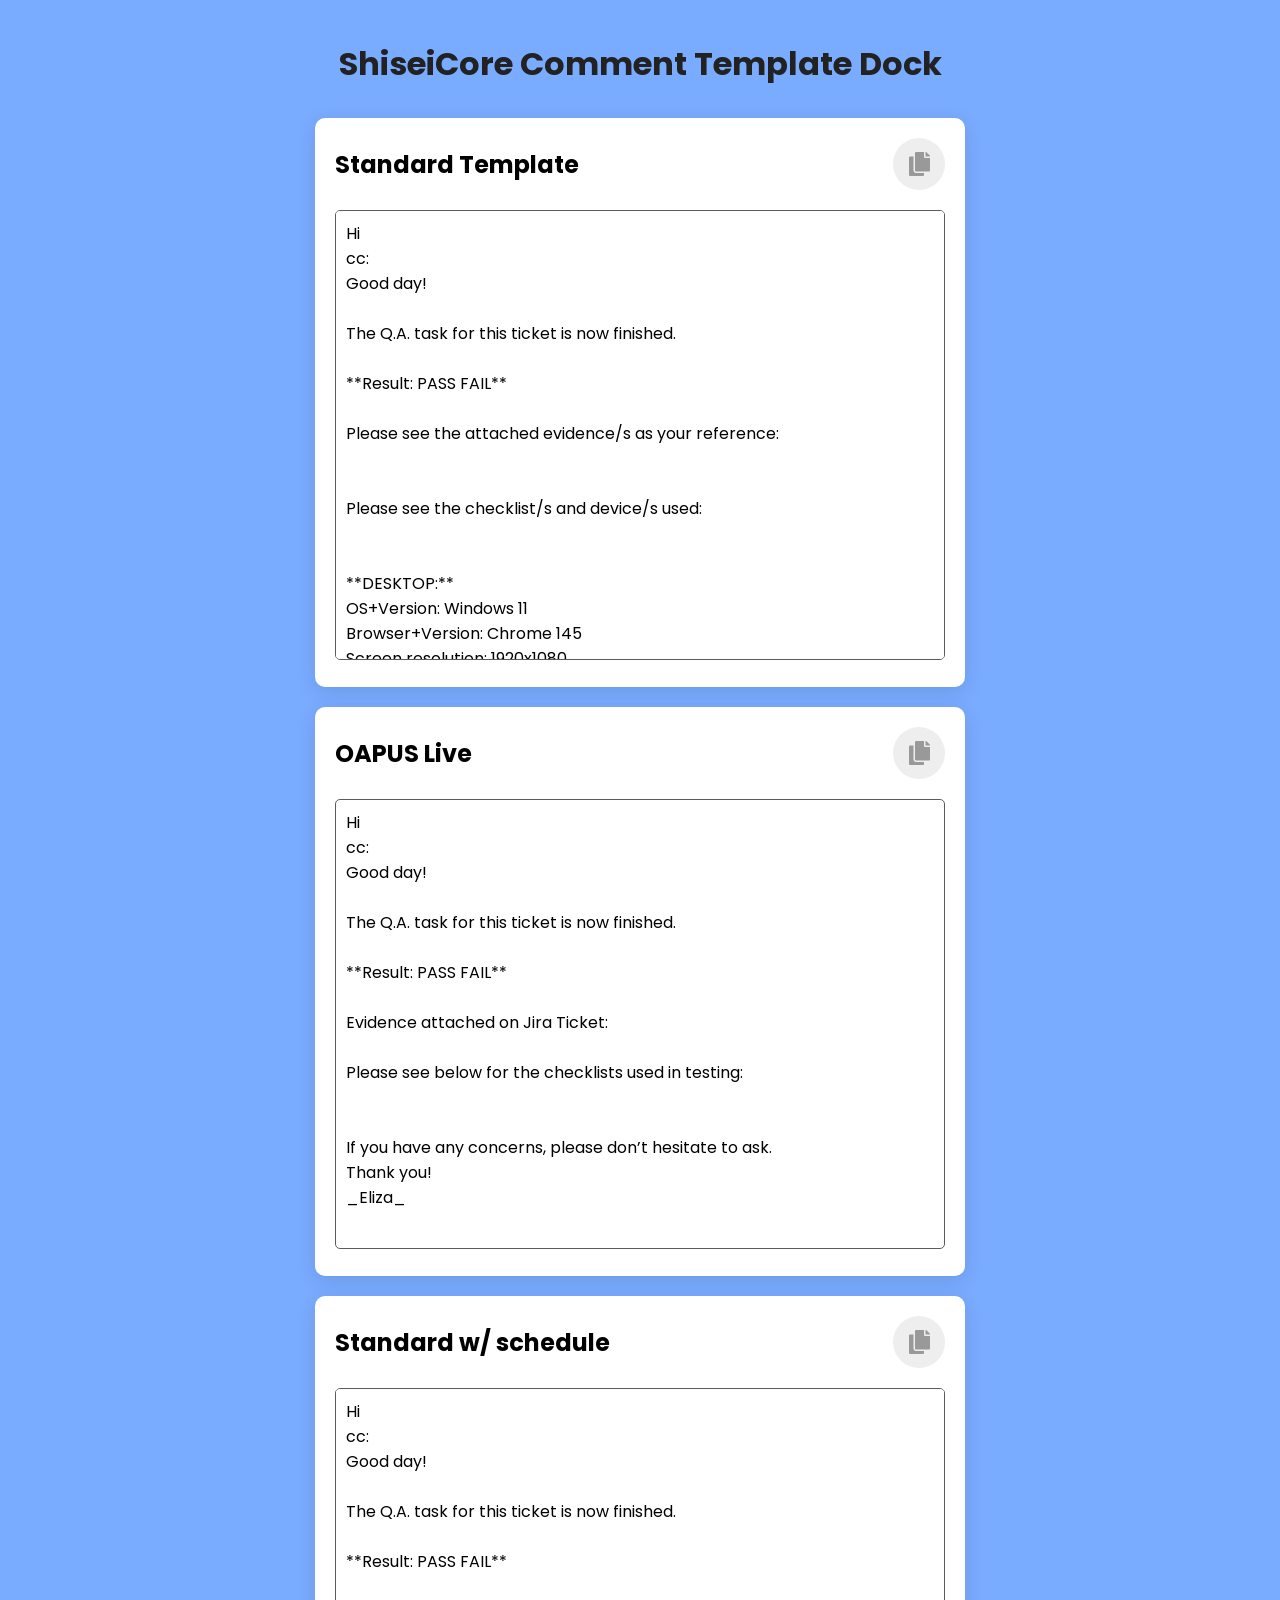
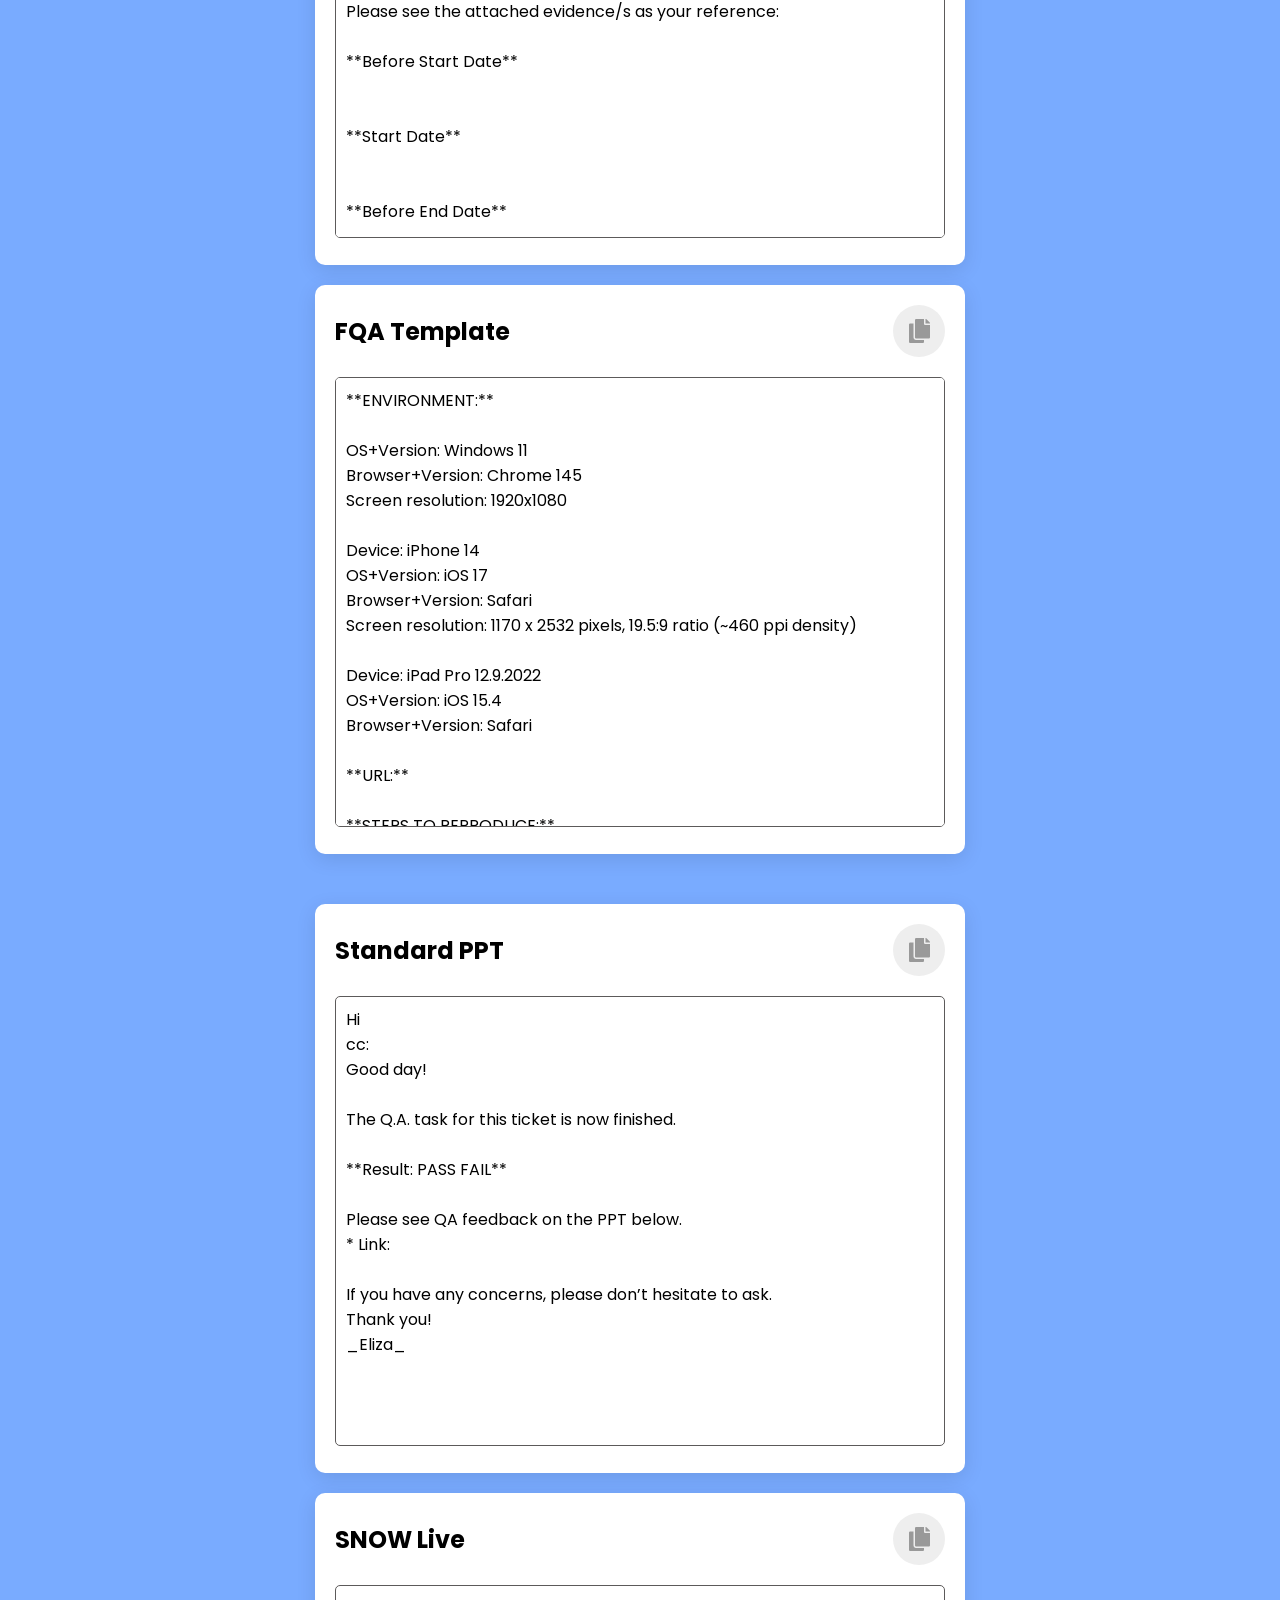
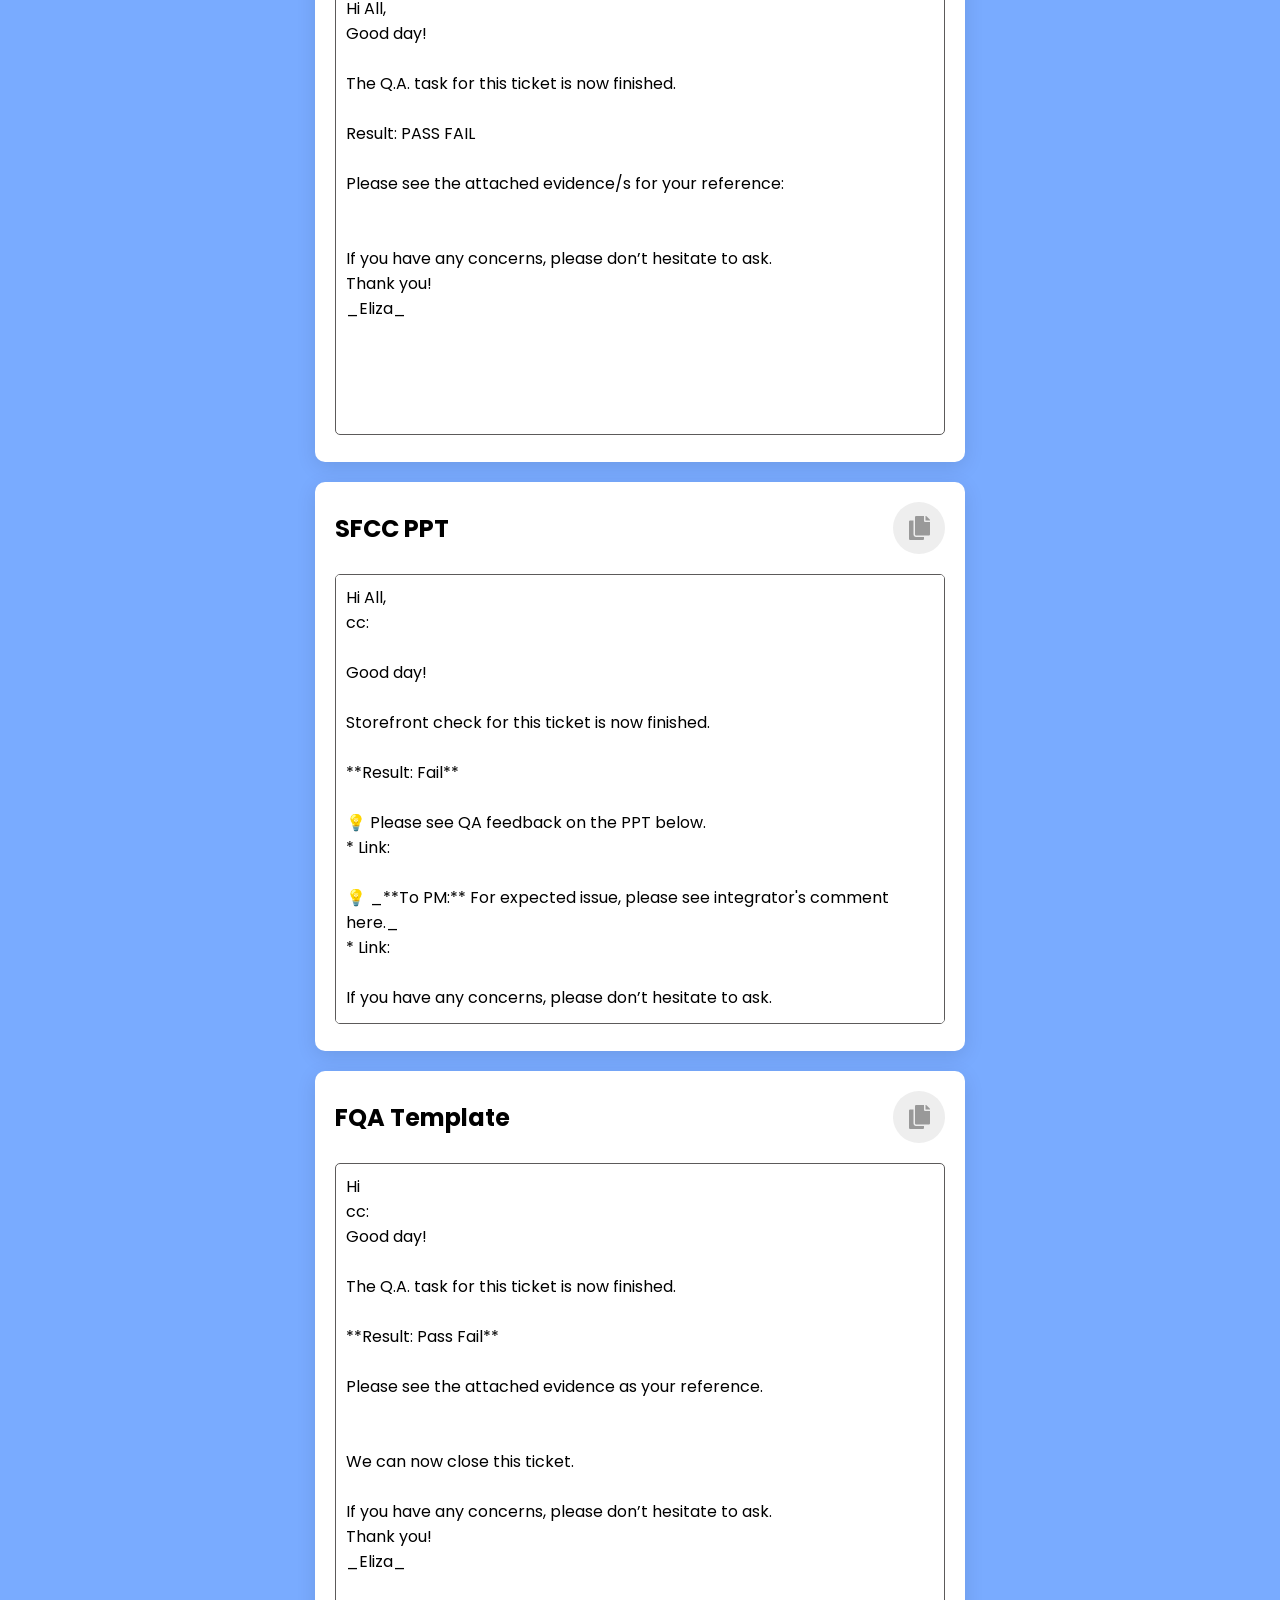
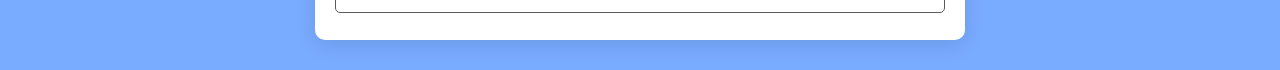
<file: shiseicore-comment-template/eliza/index.html>
<!DOCTYPE html>
<html lang="en" dir="ltr">
  <head>
    <meta charset="utf-8">
    <title>ShiseiCore Comment Template Dock</title>
    <link rel="stylesheet" href="style.css">
    <link rel="stylesheet" href="https://cdnjs.cloudflare.com/ajax/libs/font-awesome/5.14.0/css/all.min.css">
  </head>
<body>

  <!-- Title -->
  <h1 class="page-title">ShiseiCore Comment Template Dock</h1>

  <!-- Two columns -->
  <div class="main-layout">

    <!-- Column 1 -->
    <div class="container">
      
      <!-- DIV1 -->
      <div class="text-box">
        <div class="top-area">
          <h2>Standard Template</h2>
          <div class="copy-btn-div1"><i class="fas fa-copy"></i></div>
        </div>
        <textarea id="textarea-div1">
Hi 
cc: 
Good day!

The Q.A. task for this ticket is now finished.

**Result: PASS FAIL**

Please see the attached evidence/s as your reference:


Please see the checklist/s and device/s used:


**DESKTOP:**
OS+Version: Windows 11
Browser+Version: Chrome 145
Screen resolution: 1920x1080

**MOBILE:**
Device: iPhone 14
OS+Version: iOS 17
Browser+Version: Safari
Screen resolution: 1170 x 2532 pixels, 19.5:9 ratio (~460 ppi density)

If you have any concerns, please don’t hesitate to ask.
Thank you!
_Eliza_
        </textarea>
      </div><!-- DIV1 end-->

      <!-- DIV2 -->
      <div class="text-box">
        <div class="top-area">
          <h2>OAPUS Live</h2>
          <div class="copy-btn-div2"><i class="fas fa-copy"></i></div>
        </div>
        <textarea id="textarea-div2">
Hi 
cc: 
Good day!

The Q.A. task for this ticket is now finished.

**Result: PASS FAIL**

Evidence attached on Jira Ticket: 

Please see below for the checklists used in testing:


If you have any concerns, please don’t hesitate to ask.
Thank you!
_Eliza_
        </textarea>
      </div><!-- DIV2 end -->

      <!-- DIV3 -->
      <div class="text-box">
        <div class="top-area">
          <h2>Standard w/ schedule</h2>
          <div class="copy-btn-div3"><i class="fas fa-copy"></i></div>
        </div>
        <textarea id="textarea-div3">
Hi 
cc: 
Good day!

The Q.A. task for this ticket is now finished.

**Result: PASS FAIL**

Please see the attached evidence/s as your reference:

**Before Start Date**


**Start Date**


**Before End Date**


**End Date**


Please see the checklist/s and device/s used:


**DESKTOP:**
OS+Version: Windows 11
Browser+Version: Chrome 145
Screen resolution: 1920x1080

**MOBILE:**
Device: iPhone 14
OS+Version: iOS 17
Browser+Version: Safari
Screen resolution: 1170 x 2532 pixels, 19.5:9 ratio (~460 ppi density)

If you have any concerns, please don’t hesitate to ask.
Thank you!
_Eliza_
        </textarea>
      </div><!-- DIV3 end-->

     <!-- DIV4 -->
      <div class="text-box">
        <div class="top-area">
          <h2>FQA Template</h2>
          <div class="copy-btn-div4"><i class="fas fa-copy"></i></div>
        </div>
        <textarea id="textarea-div4">
**ENVIRONMENT:**

OS+Version: Windows 11
Browser+Version: Chrome 145
Screen resolution: 1920x1080

Device: iPhone 14
OS+Version: iOS 17
Browser+Version: Safari
Screen resolution: 1170 x 2532 pixels, 19.5:9 ratio (~460 ppi density)

Device: iPad Pro 12.9.2022
OS+Version: iOS 15.4
Browser+Version: Safari

**URL:**

**STEPS TO REPRODUCE:**

1. Launch the URL mentioned above.

**EXPECTED RESULT:**

**MASTER REFERENCE:**

**SCREENSHOT:**

**ADDITIONAL INFORMATION**
The issue is also observed in the following pages:
        </textarea>
      </div><!-- DIV4 end-->

    </div>



    <!-- Column 2 -->
    <div class="container">

      <!-- DIV5 -->
      <div class="text-box">
        <div class="top-area">
          <h2>Standard PPT</h2>
          <div class="copy-btn-div5"><i class="fas fa-copy"></i></div>
        </div>
        <textarea id="textarea-div5">
Hi 
cc: 
Good day!

The Q.A. task for this ticket is now finished.

**Result: PASS FAIL**

Please see QA feedback on the PPT below.
* Link: 

If you have any concerns, please don’t hesitate to ask.
Thank you!
_Eliza_
        </textarea>
      </div><!-- DIV5 end-->

      <!-- DIV6 -->
      <div class="text-box">
        <div class="top-area">
          <h2>SNOW Live</h2>
          <div class="copy-btn-div6"><i class="fas fa-copy"></i></div>
        </div>
        <textarea id="textarea-div6">
Hi All,
Good day!

The Q.A. task for this ticket is now finished.

Result: PASS FAIL

Please see the attached evidence/s for your reference:


If you have any concerns, please don’t hesitate to ask.
Thank you!
_Eliza_
        </textarea>
      </div><!-- DIV6 end-->

      <!-- DIV7 -->
      <div class="text-box">
        <div class="top-area">
          <h2>SFCC PPT</h2>
          <div class="copy-btn-div7"><i class="fas fa-copy"></i></div>
        </div>
        <textarea id="textarea-div7">
Hi All,
cc: 

Good day!

Storefront check for this ticket is now finished.

**Result: Fail**

💡 Please see QA feedback on the PPT below.
* Link: 

💡 _**To PM:** For expected issue, please see integrator's comment here._
* Link: 

If you have any concerns, please don’t hesitate to ask.

Thank you!
_Eliza_
        </textarea>
      </div><!-- DIV7 end-->

            <!-- DIV8 -->
      <div class="text-box">
        <div class="top-area">
          <h2>FQA Template</h2>
          <div class="copy-btn-div8"><i class="fas fa-copy"></i></div>
        </div>
        <textarea id="textarea-div8">
Hi 
cc: 
Good day!

The Q.A. task for this ticket is now finished.

**Result: Pass Fail**

Please see the attached evidence as your reference.


We can now close this ticket.

If you have any concerns, please don’t hesitate to ask.
Thank you!
_Eliza_
        </textarea>
      </div><!-- DIV8 end-->
    
    </div>

  </div>

  <!--  Scripts -->
  <script>
    function setupCopyButton(buttonSelector, textareaId) {
      const button = document.querySelector(buttonSelector);
      const textarea = document.getElementById(textareaId);

      button.addEventListener("click", () => {
        textarea.select();
        textarea.setSelectionRange(0, 99999); // for mobile
        document.execCommand("copy");

        // Change button style + icon on success
        button.innerHTML = "<i class='fas fa-check'></i>";
        button.style.background = "#2DCDA7";
        button.style.color = "#fff";

        setTimeout(() => {
          document.getSelection().removeAllRanges();
          // Reset style + icon
          button.innerHTML = "<i class='fas fa-copy'></i>";
          button.style.background = "";
          button.style.color = "";
        }, 2000);
      });
    }

    // Initialize all buttons
    setupCopyButton(".copy-btn-div1", "textarea-div1");
    setupCopyButton(".copy-btn-div2", "textarea-div2");
    setupCopyButton(".copy-btn-div3", "textarea-div3");
    setupCopyButton(".copy-btn-div4", "textarea-div4");
    setupCopyButton(".copy-btn-div5", "textarea-div5");
    setupCopyButton(".copy-btn-div6", "textarea-div6");
    setupCopyButton(".copy-btn-div7", "textarea-div7");
    setupCopyButton(".copy-btn-div8", "textarea-div8");
  </script>

</body>
</html>
</file>
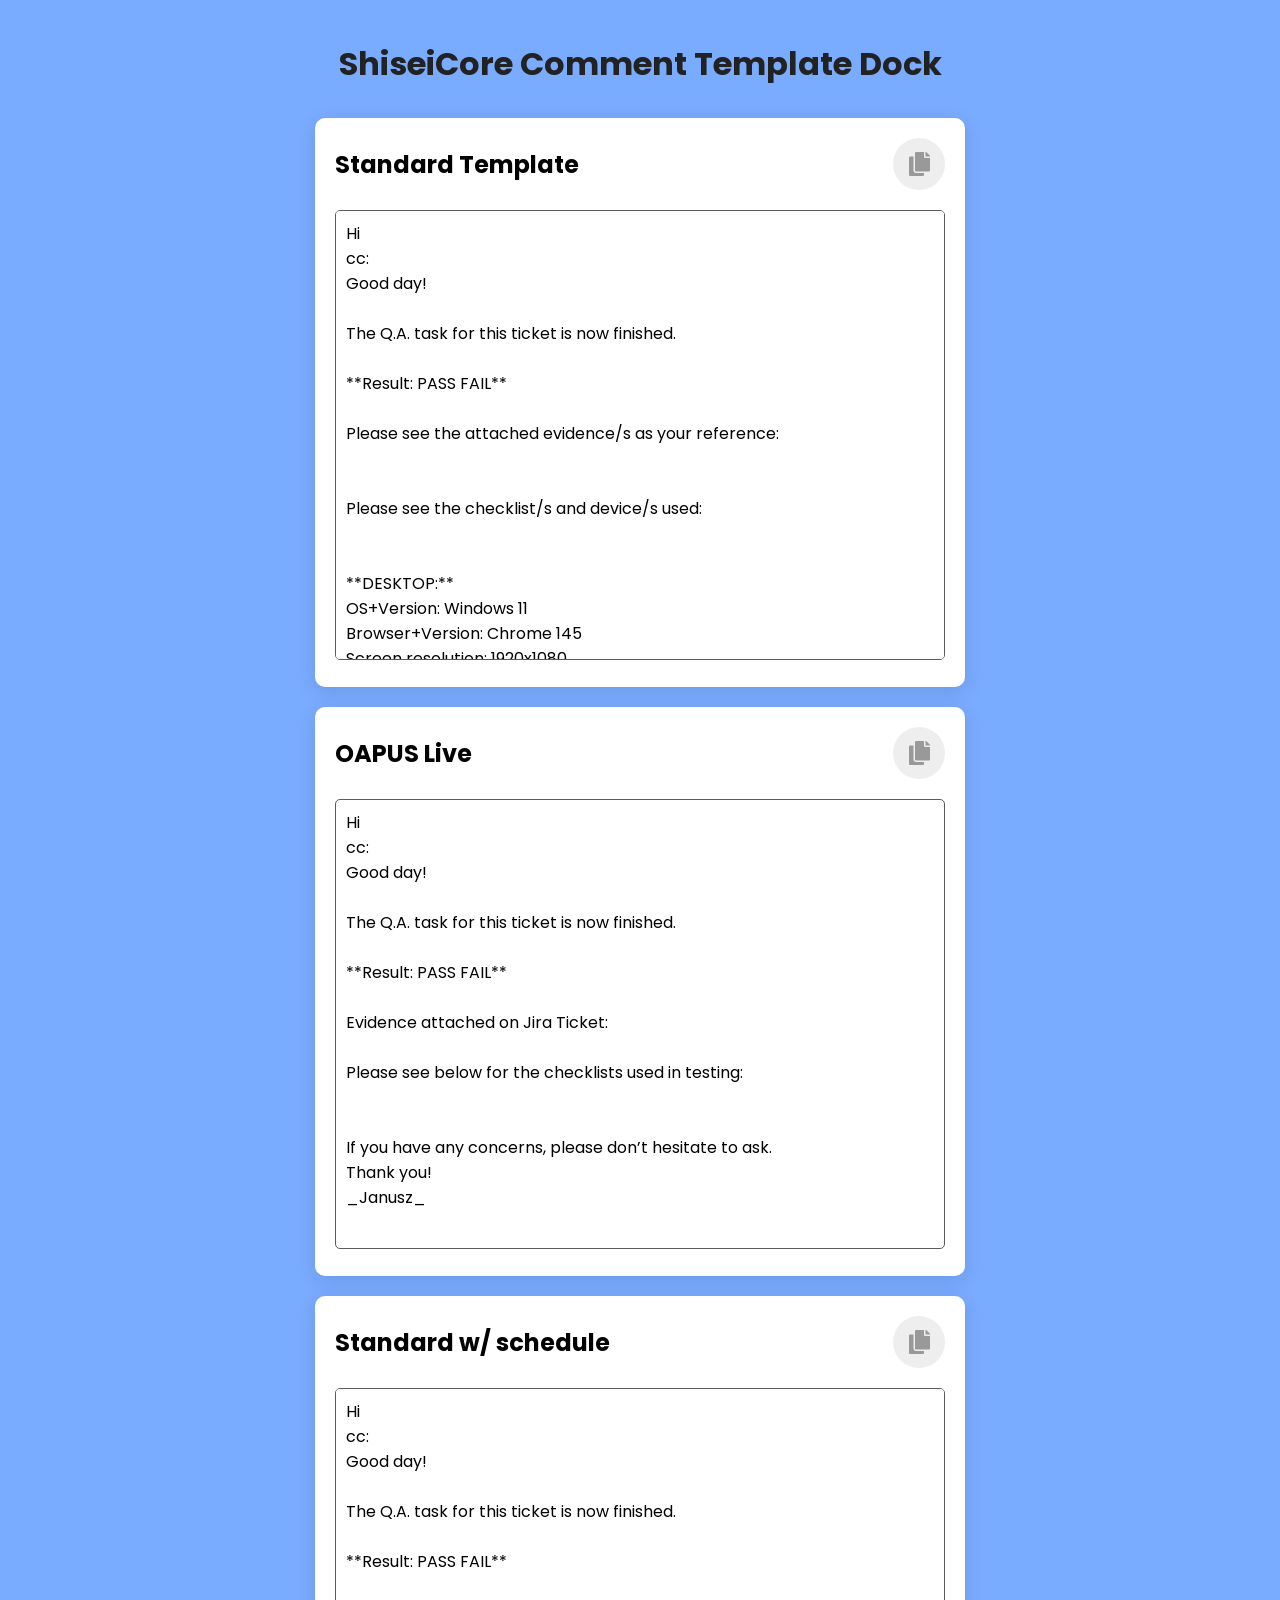
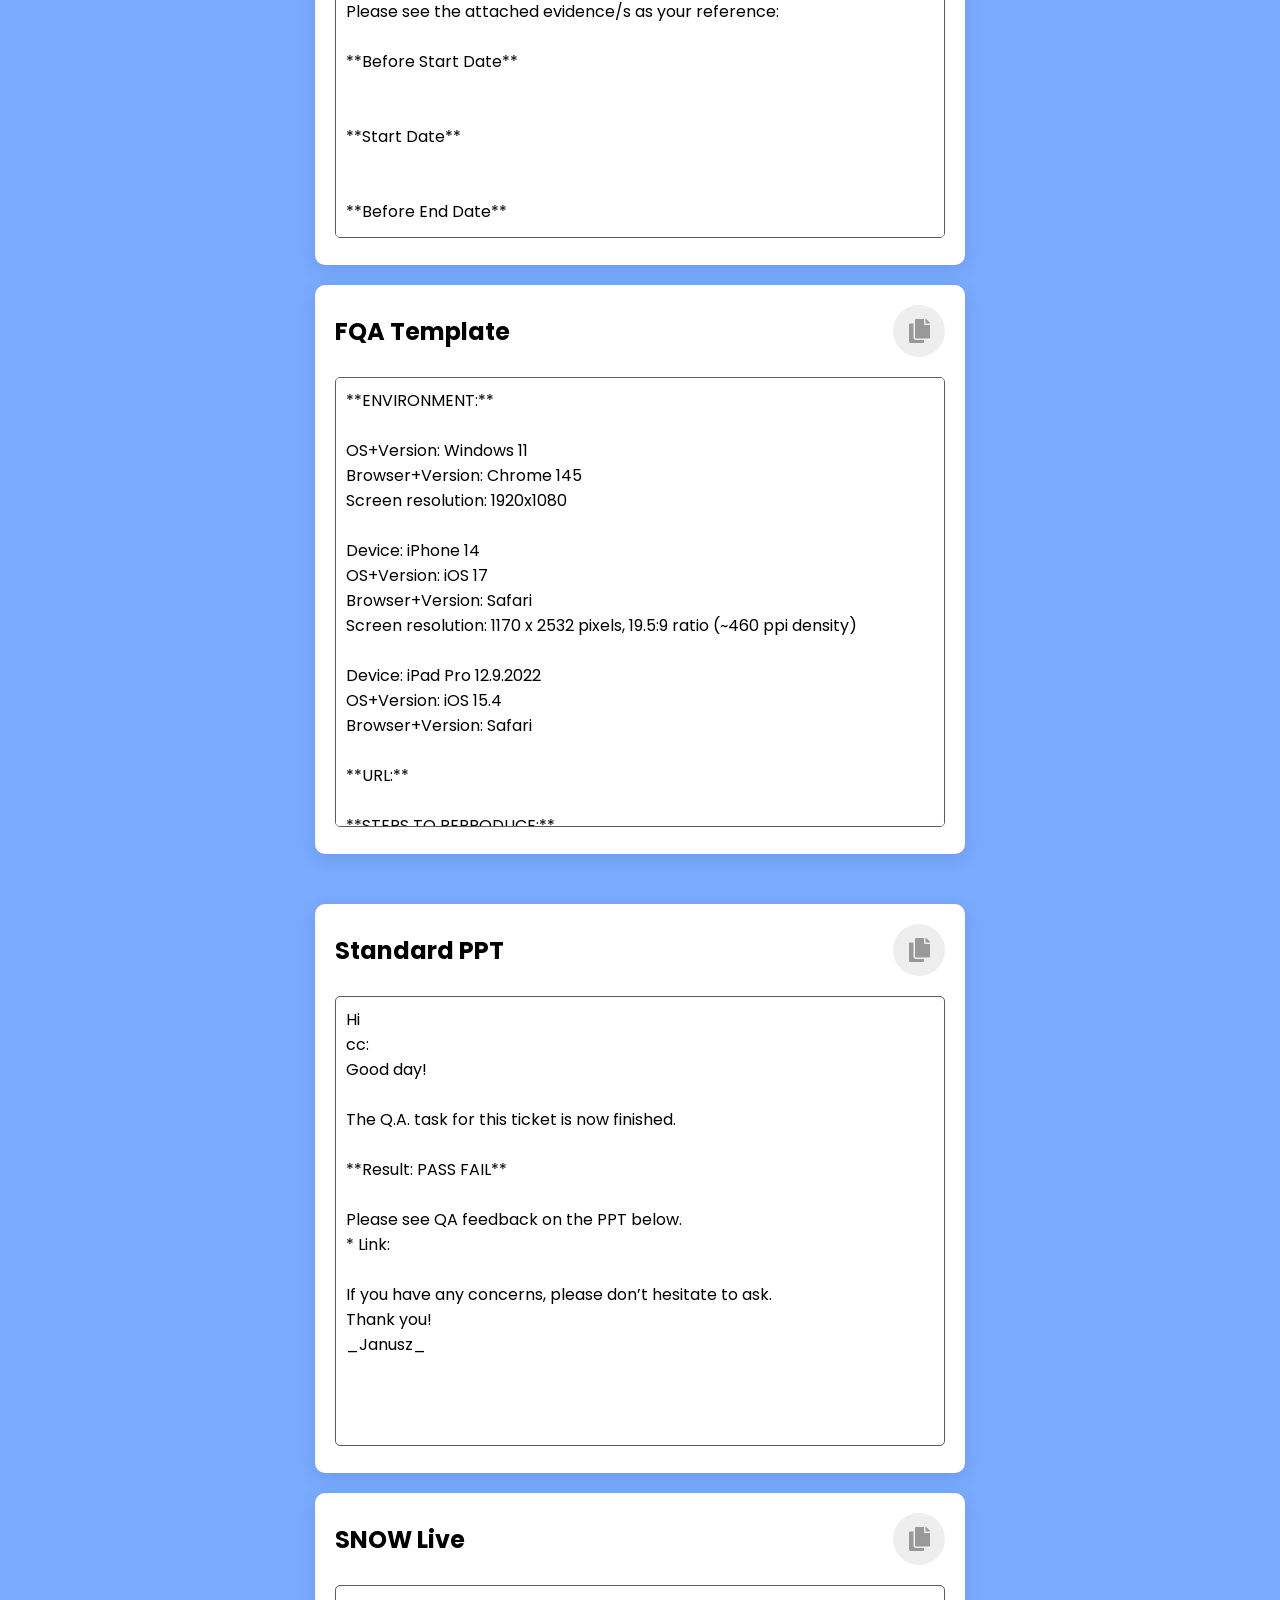
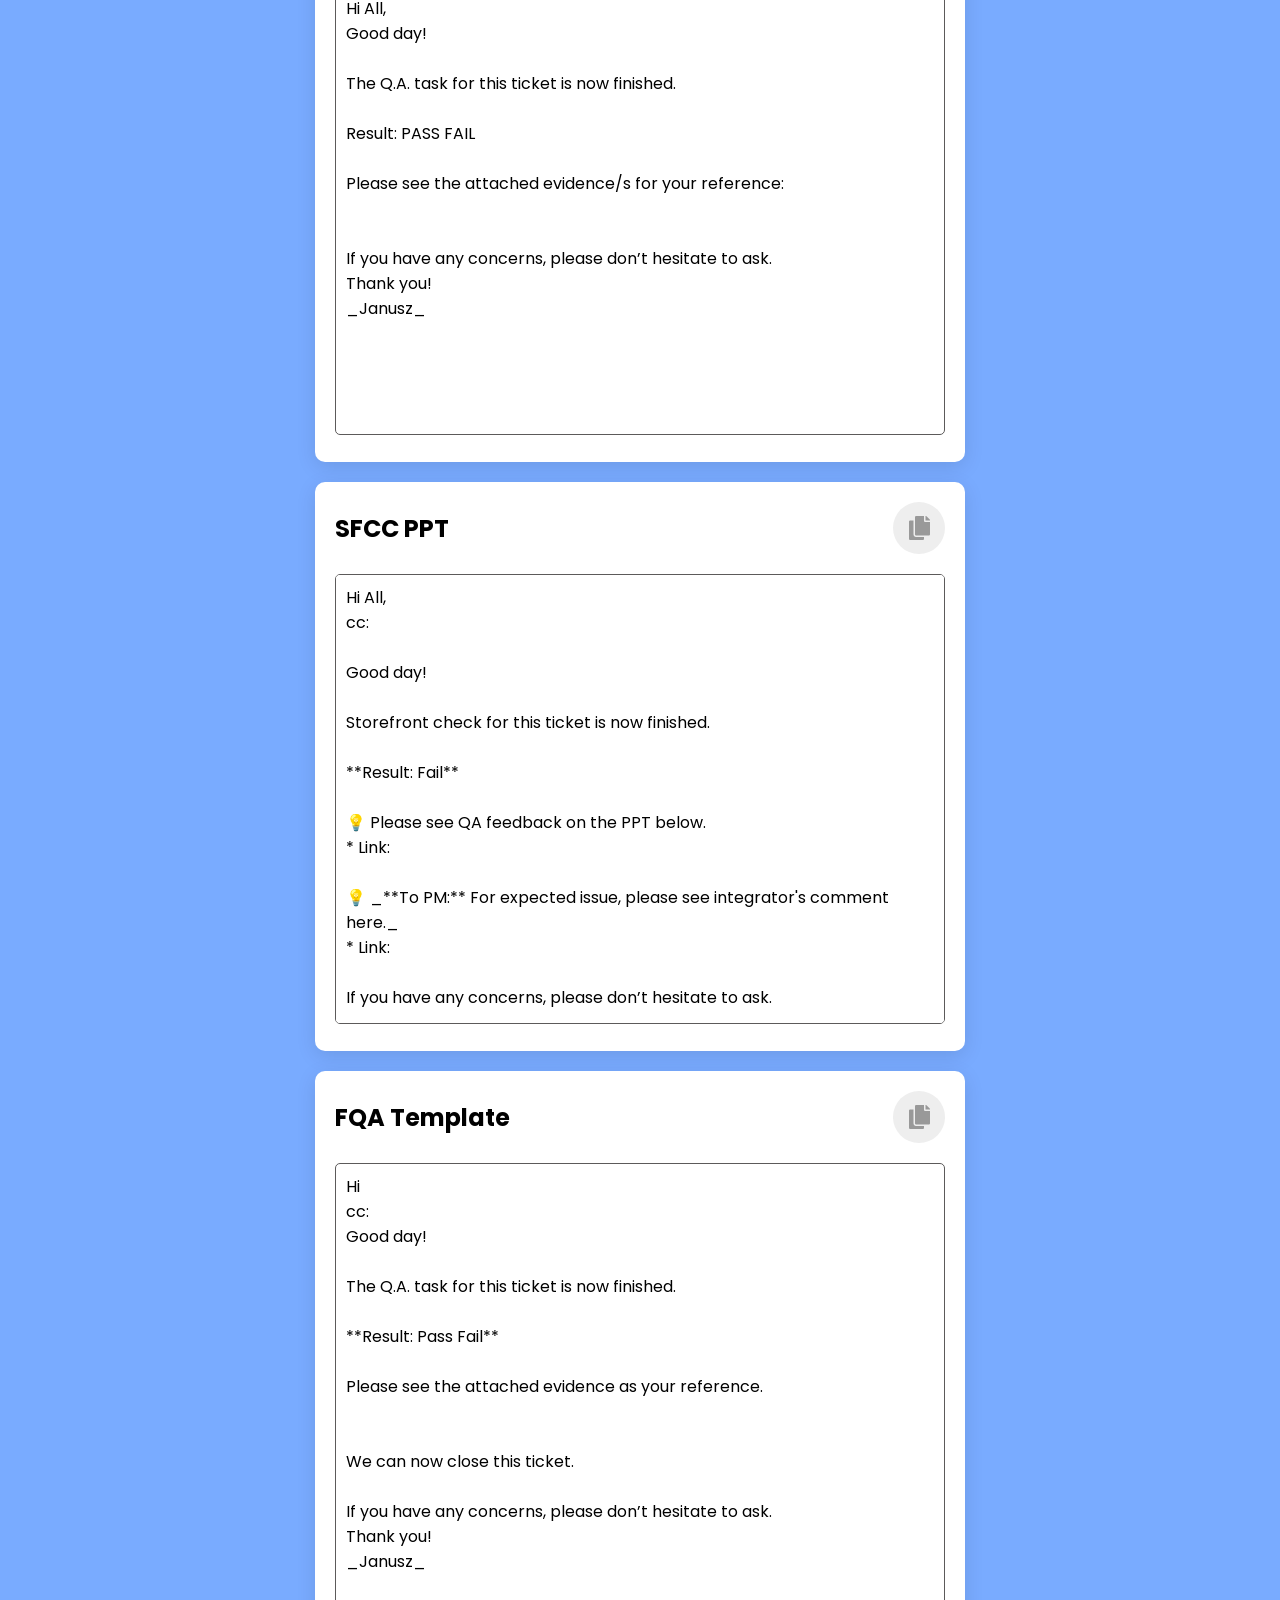
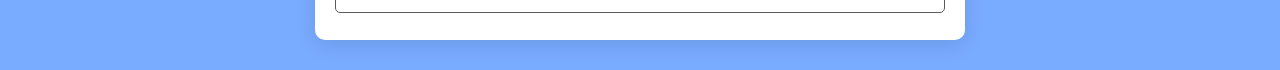
<file: shiseicore-comment-template/janusz/index.html>
<!DOCTYPE html>
<html lang="en" dir="ltr">
  <head>
    <meta charset="utf-8">
    <title>ShiseiCore Comment Template Dock</title>
    <link rel="stylesheet" href="style.css">
    <link rel="stylesheet" href="https://cdnjs.cloudflare.com/ajax/libs/font-awesome/5.14.0/css/all.min.css">
  </head>
<body>

  <!-- Title -->
  <h1 class="page-title">ShiseiCore Comment Template Dock</h1>

  <!-- Two columns -->
  <div class="main-layout">

    <!-- Column 1 -->
    <div class="container">
      
      <!-- DIV1 -->
      <div class="text-box">
        <div class="top-area">
          <h2>Standard Template</h2>
          <div class="copy-btn-div1"><i class="fas fa-copy"></i></div>
        </div>
        <textarea id="textarea-div1">
Hi 
cc: 
Good day!

The Q.A. task for this ticket is now finished.

**Result: PASS FAIL**

Please see the attached evidence/s as your reference:


Please see the checklist/s and device/s used:


**DESKTOP:**
OS+Version: Windows 11
Browser+Version: Chrome 145
Screen resolution: 1920x1080

**MOBILE:**
Device: iPhone 14
OS+Version: iOS 17
Browser+Version: Safari
Screen resolution: 1170 x 2532 pixels, 19.5:9 ratio (~460 ppi density)

If you have any concerns, please don’t hesitate to ask.
Thank you!
_Janusz_
        </textarea>
      </div><!-- DIV1 end-->

      <!-- DIV2 -->
      <div class="text-box">
        <div class="top-area">
          <h2>OAPUS Live</h2>
          <div class="copy-btn-div2"><i class="fas fa-copy"></i></div>
        </div>
        <textarea id="textarea-div2">
Hi 
cc: 
Good day!

The Q.A. task for this ticket is now finished.

**Result: PASS FAIL**

Evidence attached on Jira Ticket: 

Please see below for the checklists used in testing:


If you have any concerns, please don’t hesitate to ask.
Thank you!
_Janusz_
        </textarea>
      </div><!-- DIV2 end -->

      <!-- DIV3 -->
      <div class="text-box">
        <div class="top-area">
          <h2>Standard w/ schedule</h2>
          <div class="copy-btn-div3"><i class="fas fa-copy"></i></div>
        </div>
        <textarea id="textarea-div3">
Hi 
cc: 
Good day!

The Q.A. task for this ticket is now finished.

**Result: PASS FAIL**

Please see the attached evidence/s as your reference:

**Before Start Date**


**Start Date**


**Before End Date**


**End Date**


Please see the checklist/s and device/s used:


**DESKTOP:**
OS+Version: Windows 11
Browser+Version: Chrome 145
Screen resolution: 1920x1080

**MOBILE:**
Device: iPhone 14
OS+Version: iOS 17
Browser+Version: Safari
Screen resolution: 1170 x 2532 pixels, 19.5:9 ratio (~460 ppi density)

If you have any concerns, please don’t hesitate to ask.
Thank you!
_Janusz_
        </textarea>
      </div><!-- DIV3 end-->

     <!-- DIV4 -->
      <div class="text-box">
        <div class="top-area">
          <h2>FQA Template</h2>
          <div class="copy-btn-div4"><i class="fas fa-copy"></i></div>
        </div>
        <textarea id="textarea-div4">
**ENVIRONMENT:**

OS+Version: Windows 11
Browser+Version: Chrome 145
Screen resolution: 1920x1080

Device: iPhone 14
OS+Version: iOS 17
Browser+Version: Safari
Screen resolution: 1170 x 2532 pixels, 19.5:9 ratio (~460 ppi density)

Device: iPad Pro 12.9.2022
OS+Version: iOS 15.4
Browser+Version: Safari

**URL:**

**STEPS TO REPRODUCE:**

1. Launch the URL mentioned above.

**EXPECTED RESULT:**

**MASTER REFERENCE:**

**SCREENSHOT:**

**ADDITIONAL INFORMATION**
The issue is also observed in the following pages:
        </textarea>
      </div><!-- DIV4 end-->

    </div>



    <!-- Column 2 -->
    <div class="container">

      <!-- DIV5 -->
      <div class="text-box">
        <div class="top-area">
          <h2>Standard PPT</h2>
          <div class="copy-btn-div5"><i class="fas fa-copy"></i></div>
        </div>
        <textarea id="textarea-div5">
Hi 
cc: 
Good day!

The Q.A. task for this ticket is now finished.

**Result: PASS FAIL**

Please see QA feedback on the PPT below.
* Link: 

If you have any concerns, please don’t hesitate to ask.
Thank you!
_Janusz_
        </textarea>
      </div><!-- DIV5 end-->

      <!-- DIV6 -->
      <div class="text-box">
        <div class="top-area">
          <h2>SNOW Live</h2>
          <div class="copy-btn-div6"><i class="fas fa-copy"></i></div>
        </div>
        <textarea id="textarea-div6">
Hi All,
Good day!

The Q.A. task for this ticket is now finished.

Result: PASS FAIL

Please see the attached evidence/s for your reference:


If you have any concerns, please don’t hesitate to ask.
Thank you!
_Janusz_
        </textarea>
      </div><!-- DIV6 end-->

      <!-- DIV7 -->
      <div class="text-box">
        <div class="top-area">
          <h2>SFCC PPT</h2>
          <div class="copy-btn-div7"><i class="fas fa-copy"></i></div>
        </div>
        <textarea id="textarea-div7">
Hi All,
cc: 

Good day!

Storefront check for this ticket is now finished.

**Result: Fail**

💡 Please see QA feedback on the PPT below.
* Link: 

💡 _**To PM:** For expected issue, please see integrator's comment here._
* Link: 

If you have any concerns, please don’t hesitate to ask.

Thank you!
_Janusz_
        </textarea>
      </div><!-- DIV7 end-->

            <!-- DIV8 -->
      <div class="text-box">
        <div class="top-area">
          <h2>FQA Template</h2>
          <div class="copy-btn-div8"><i class="fas fa-copy"></i></div>
        </div>
        <textarea id="textarea-div8">
Hi 
cc: 
Good day!

The Q.A. task for this ticket is now finished.

**Result: Pass Fail**

Please see the attached evidence as your reference.


We can now close this ticket.

If you have any concerns, please don’t hesitate to ask.
Thank you!
_Janusz_
        </textarea>
      </div><!-- DIV8 end-->
    
    </div>

  </div>

  <!--  Scripts -->
  <script>
    function setupCopyButton(buttonSelector, textareaId) {
      const button = document.querySelector(buttonSelector);
      const textarea = document.getElementById(textareaId);

      button.addEventListener("click", () => {
        textarea.select();
        textarea.setSelectionRange(0, 99999); // for mobile
        document.execCommand("copy");

        // Change button style + icon on success
        button.innerHTML = "<i class='fas fa-check'></i>";
        button.style.background = "#2DCDA7";
        button.style.color = "#fff";

        setTimeout(() => {
          document.getSelection().removeAllRanges();
          // Reset style + icon
          button.innerHTML = "<i class='fas fa-copy'></i>";
          button.style.background = "";
          button.style.color = "";
        }, 2000);
      });
    }

    // Initialize all buttons
    setupCopyButton(".copy-btn-div1", "textarea-div1");
    setupCopyButton(".copy-btn-div2", "textarea-div2");
    setupCopyButton(".copy-btn-div3", "textarea-div3");
    setupCopyButton(".copy-btn-div4", "textarea-div4");
    setupCopyButton(".copy-btn-div5", "textarea-div5");
    setupCopyButton(".copy-btn-div6", "textarea-div6");
    setupCopyButton(".copy-btn-div7", "textarea-div7");
    setupCopyButton(".copy-btn-div8", "textarea-div8");
  </script>

</body>
</html>
</file>
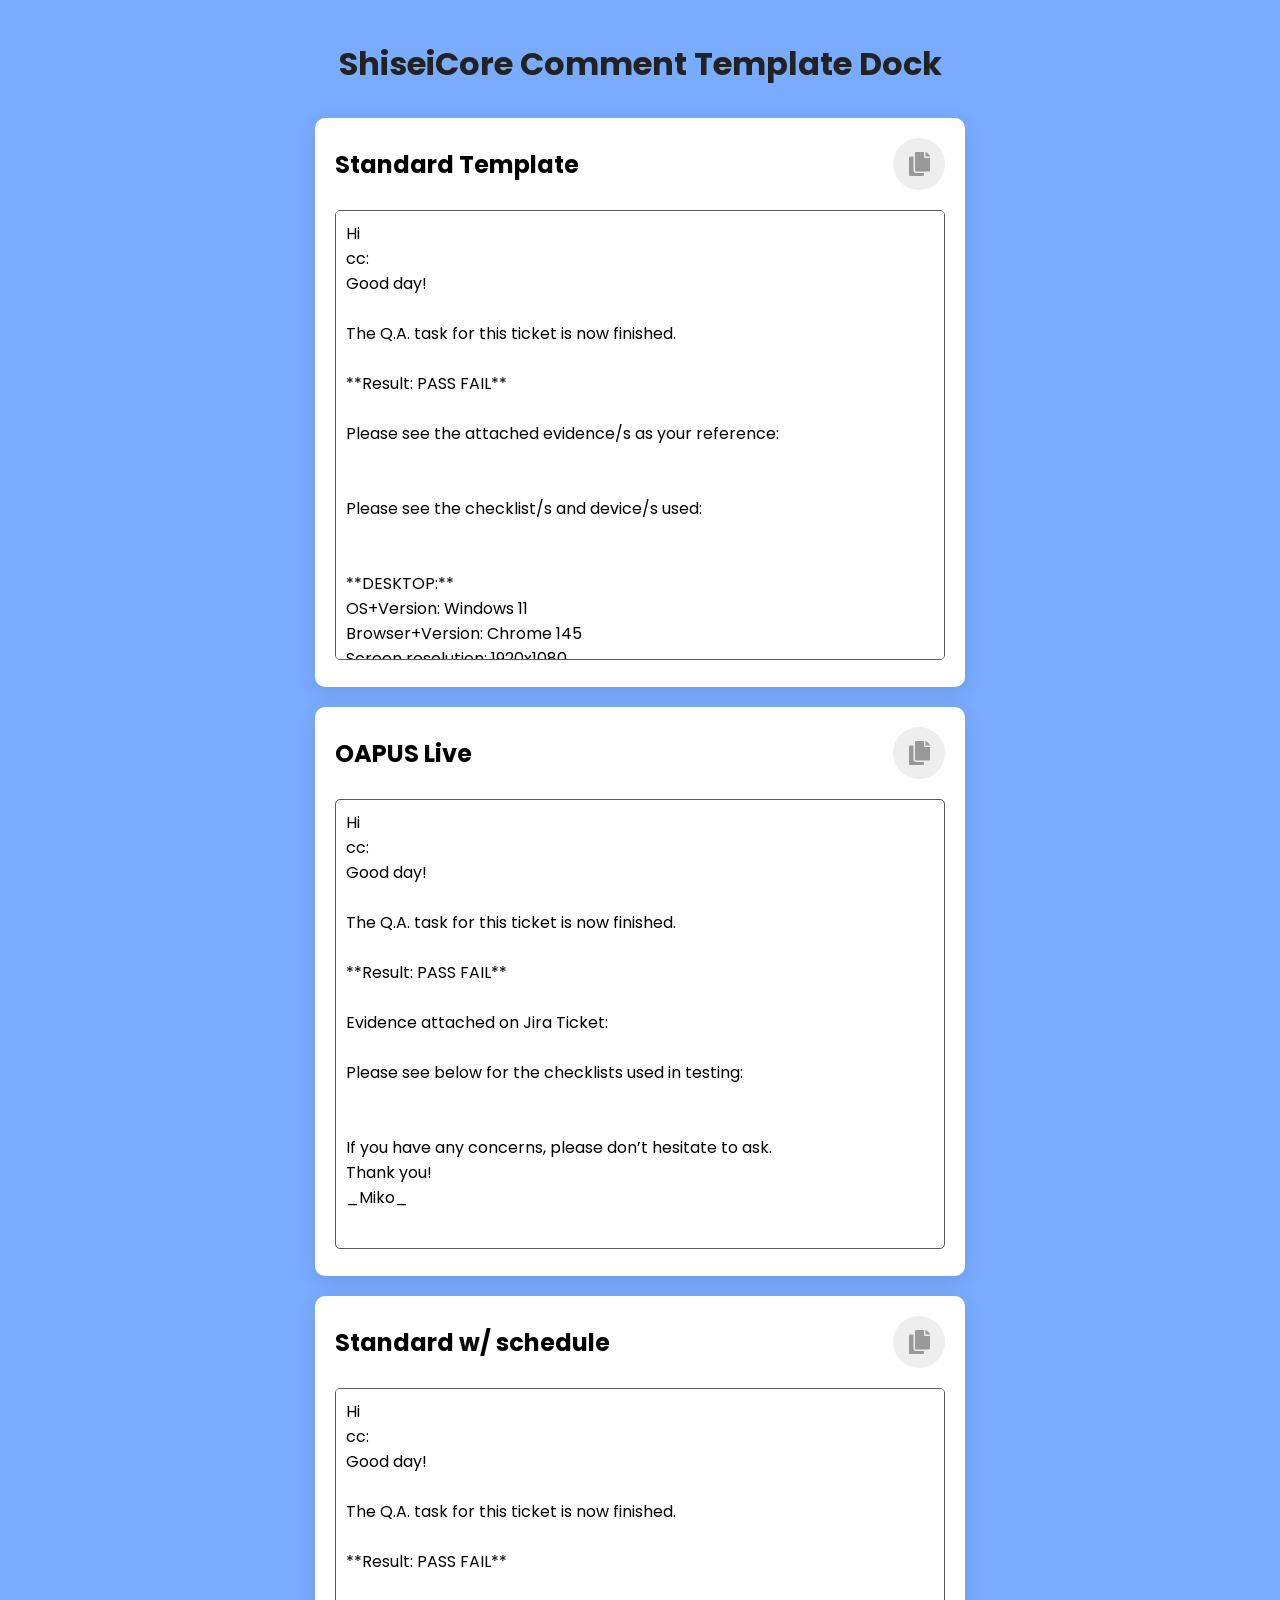
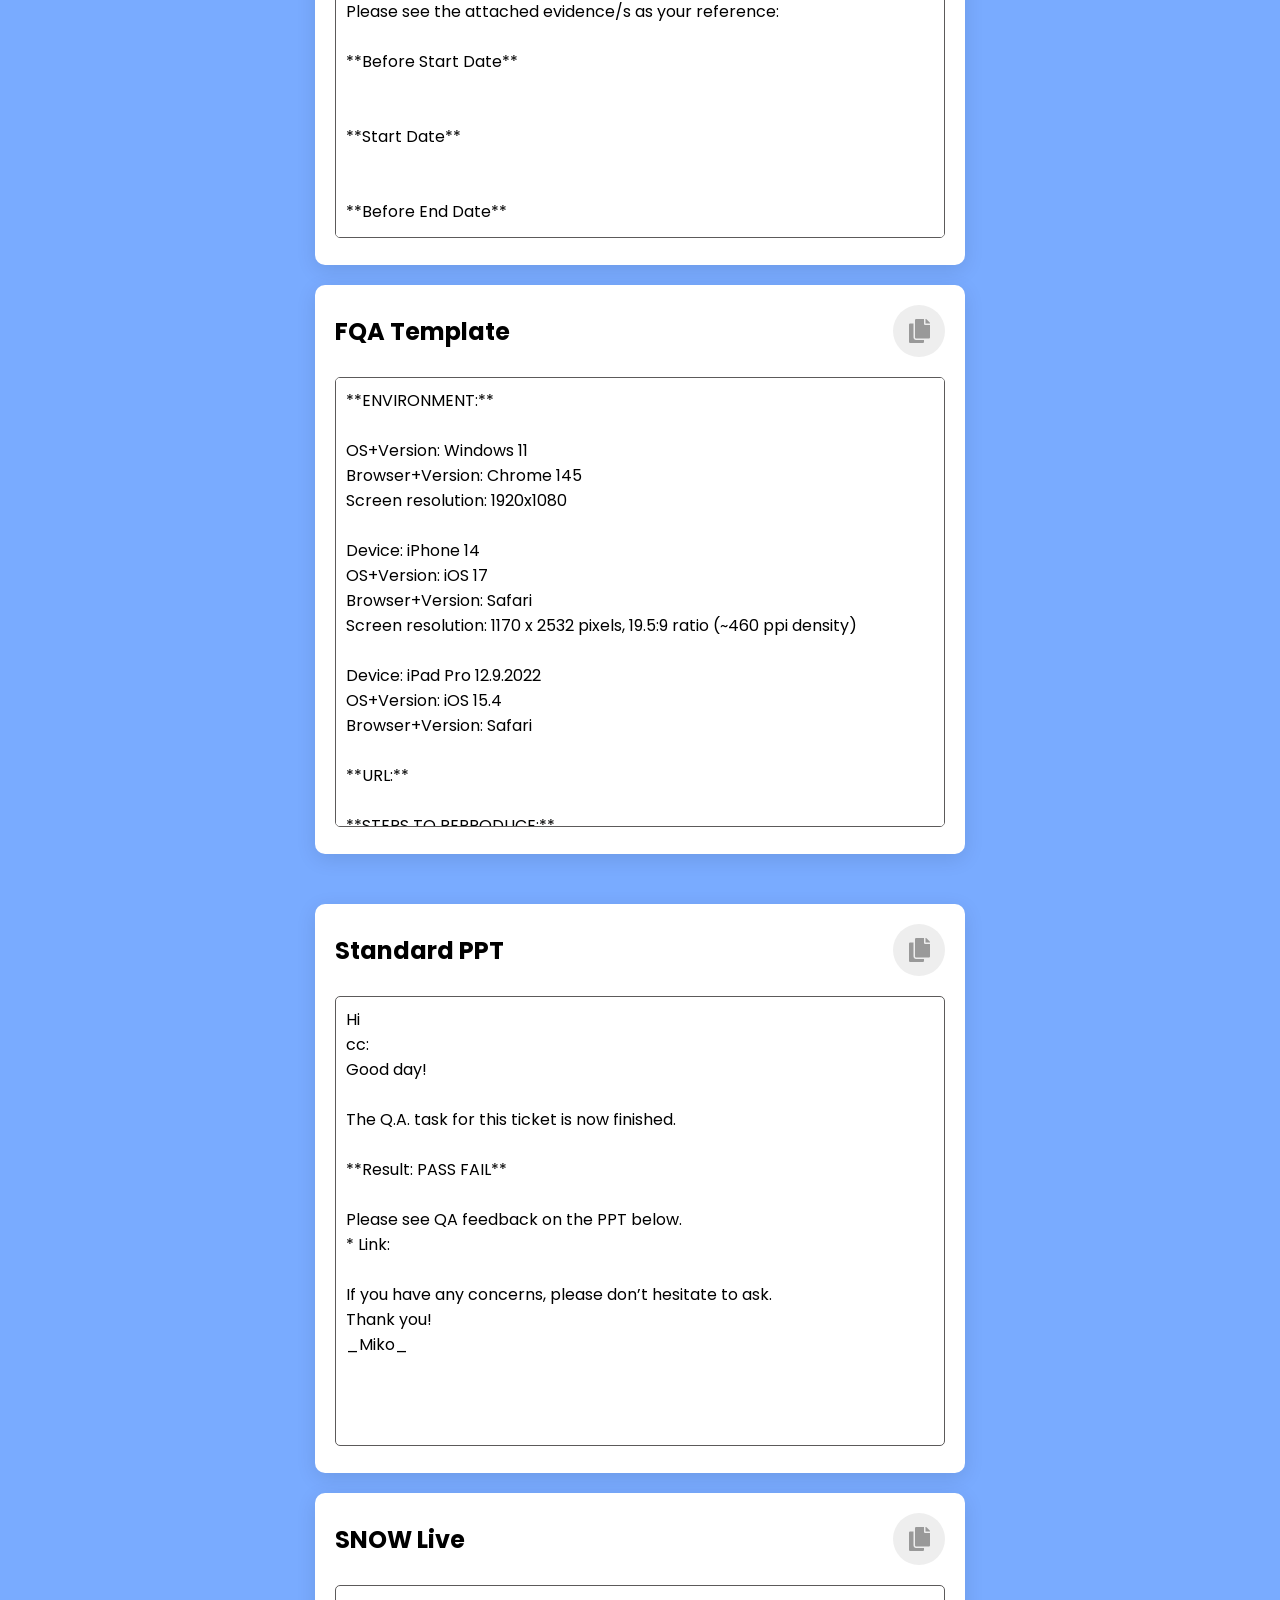
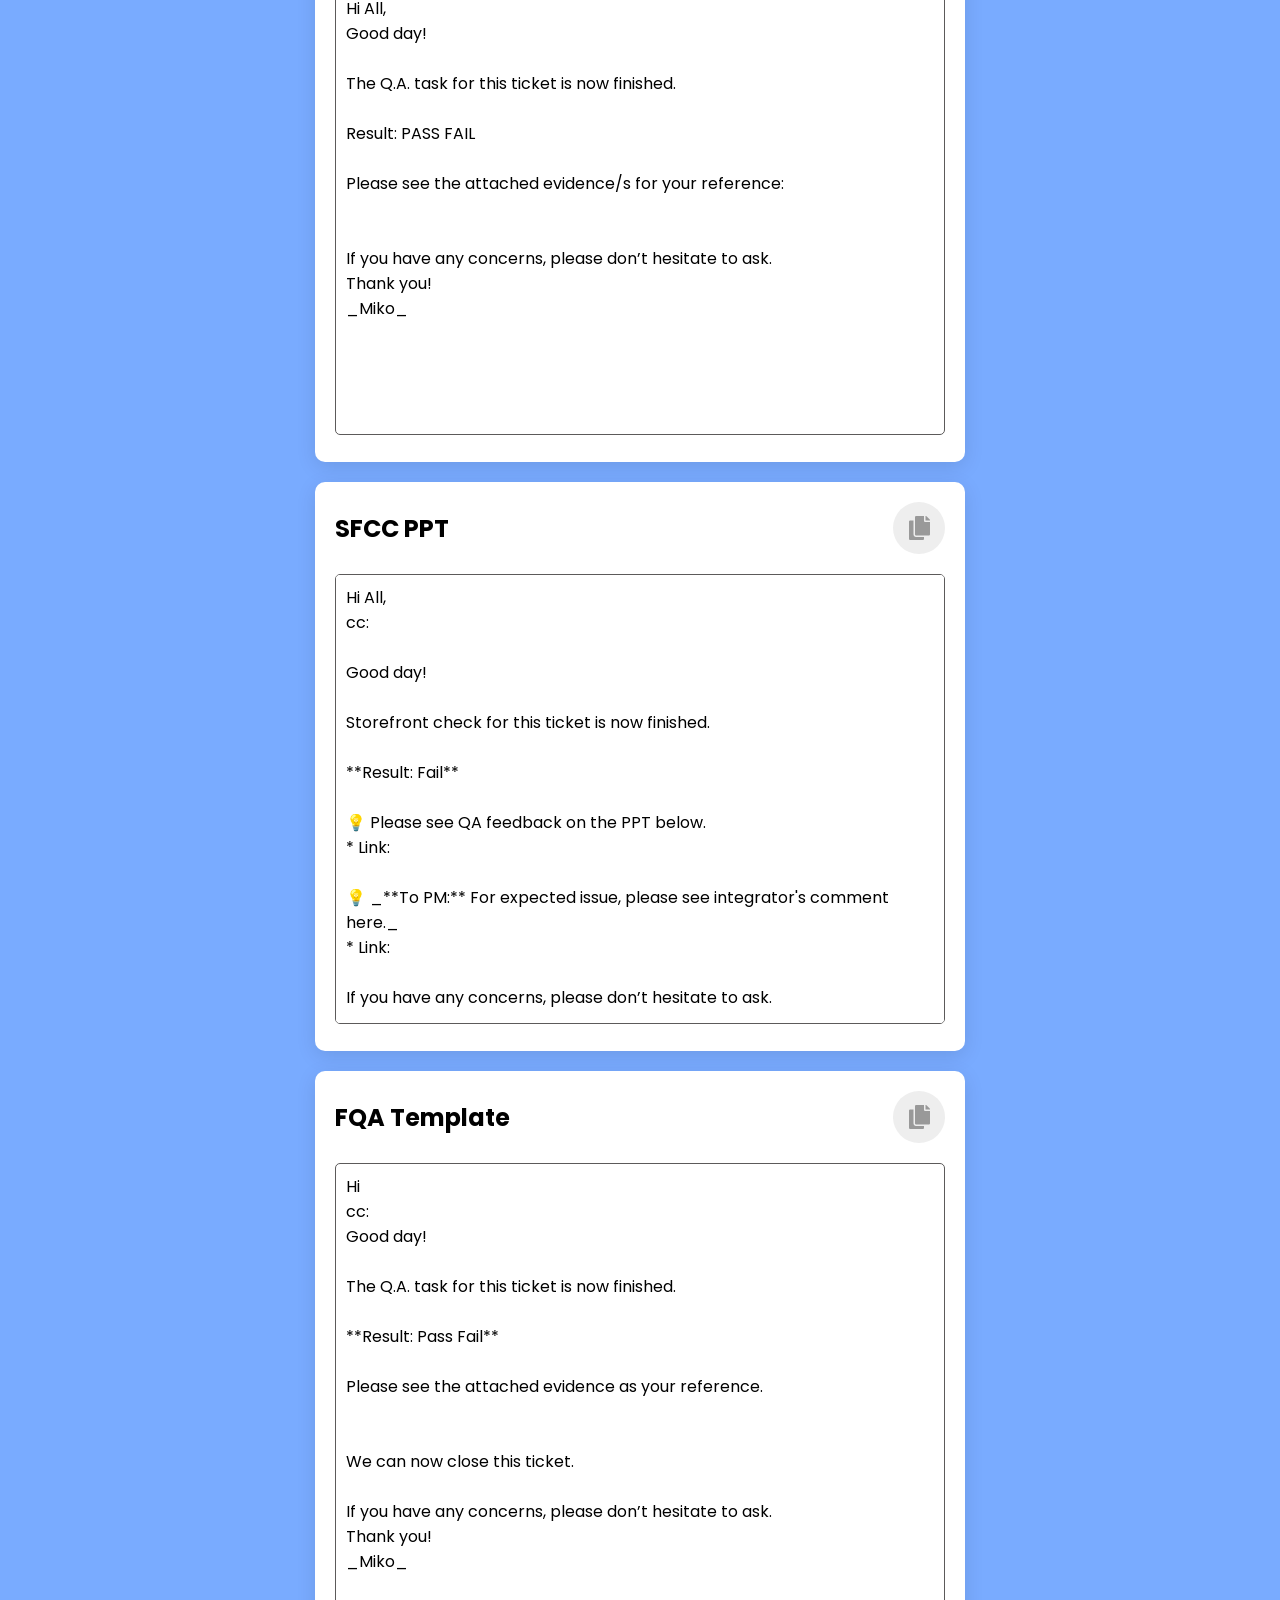
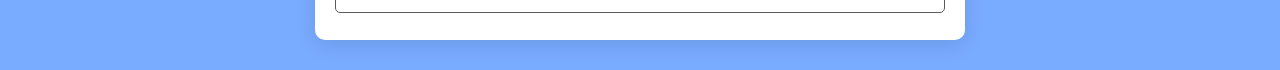
<file: shiseicore-comment-template/miko/index.html>
<!DOCTYPE html>
<html lang="en" dir="ltr">
  <head>
    <meta charset="utf-8">
    <title>ShiseiCore Comment Template Dock</title>
    <link rel="stylesheet" href="style.css">
    <link rel="stylesheet" href="https://cdnjs.cloudflare.com/ajax/libs/font-awesome/5.14.0/css/all.min.css">
  </head>
<body>

  <!-- Title -->
  <h1 class="page-title">ShiseiCore Comment Template Dock</h1>

  <!-- Two columns -->
  <div class="main-layout">

    <!-- Column 1 -->
    <div class="container">
      
      <!-- DIV1 -->
      <div class="text-box">
        <div class="top-area">
          <h2>Standard Template</h2>
          <div class="copy-btn-div1"><i class="fas fa-copy"></i></div>
        </div>
        <textarea id="textarea-div1">
Hi 
cc: 
Good day!

The Q.A. task for this ticket is now finished.

**Result: PASS FAIL**

Please see the attached evidence/s as your reference:


Please see the checklist/s and device/s used:


**DESKTOP:**
OS+Version: Windows 11
Browser+Version: Chrome 145
Screen resolution: 1920x1080

**MOBILE:**
Device: iPhone 14
OS+Version: iOS 17
Browser+Version: Safari
Screen resolution: 1170 x 2532 pixels, 19.5:9 ratio (~460 ppi density)

If you have any concerns, please don’t hesitate to ask.
Thank you!
_Miko_
        </textarea>
      </div><!-- DIV1 end-->

      <!-- DIV2 -->
      <div class="text-box">
        <div class="top-area">
          <h2>OAPUS Live</h2>
          <div class="copy-btn-div2"><i class="fas fa-copy"></i></div>
        </div>
        <textarea id="textarea-div2">
Hi 
cc: 
Good day!

The Q.A. task for this ticket is now finished.

**Result: PASS FAIL**

Evidence attached on Jira Ticket: 

Please see below for the checklists used in testing:


If you have any concerns, please don’t hesitate to ask.
Thank you!
_Miko_
        </textarea>
      </div><!-- DIV2 end -->

      <!-- DIV3 -->
      <div class="text-box">
        <div class="top-area">
          <h2>Standard w/ schedule</h2>
          <div class="copy-btn-div3"><i class="fas fa-copy"></i></div>
        </div>
        <textarea id="textarea-div3">
Hi 
cc: 
Good day!

The Q.A. task for this ticket is now finished.

**Result: PASS FAIL**

Please see the attached evidence/s as your reference:

**Before Start Date**


**Start Date**


**Before End Date**


**End Date**


Please see the checklist/s and device/s used:


**DESKTOP:**
OS+Version: Windows 11
Browser+Version: Chrome 145
Screen resolution: 1920x1080

**MOBILE:**
Device: iPhone 14
OS+Version: iOS 17
Browser+Version: Safari
Screen resolution: 1170 x 2532 pixels, 19.5:9 ratio (~460 ppi density)

If you have any concerns, please don’t hesitate to ask.
Thank you!
_Miko_
        </textarea>
      </div><!-- DIV3 end-->

     <!-- DIV4 -->
      <div class="text-box">
        <div class="top-area">
          <h2>FQA Template</h2>
          <div class="copy-btn-div4"><i class="fas fa-copy"></i></div>
        </div>
        <textarea id="textarea-div4">
**ENVIRONMENT:**

OS+Version: Windows 11
Browser+Version: Chrome 145
Screen resolution: 1920x1080

Device: iPhone 14
OS+Version: iOS 17
Browser+Version: Safari
Screen resolution: 1170 x 2532 pixels, 19.5:9 ratio (~460 ppi density)

Device: iPad Pro 12.9.2022
OS+Version: iOS 15.4
Browser+Version: Safari

**URL:**

**STEPS TO REPRODUCE:**

1. Launch the URL mentioned above.

**EXPECTED RESULT:**

**MASTER REFERENCE:**

**SCREENSHOT:**

**ADDITIONAL INFORMATION**
The issue is also observed in the following pages:
        </textarea>
      </div><!-- DIV4 end-->

    </div>



    <!-- Column 2 -->
    <div class="container">

      <!-- DIV5 -->
      <div class="text-box">
        <div class="top-area">
          <h2>Standard PPT</h2>
          <div class="copy-btn-div5"><i class="fas fa-copy"></i></div>
        </div>
        <textarea id="textarea-div5">
Hi 
cc: 
Good day!

The Q.A. task for this ticket is now finished.

**Result: PASS FAIL**

Please see QA feedback on the PPT below.
* Link: 

If you have any concerns, please don’t hesitate to ask.
Thank you!
_Miko_
        </textarea>
      </div><!-- DIV5 end-->

      <!-- DIV6 -->
      <div class="text-box">
        <div class="top-area">
          <h2>SNOW Live</h2>
          <div class="copy-btn-div6"><i class="fas fa-copy"></i></div>
        </div>
        <textarea id="textarea-div6">
Hi All,
Good day!

The Q.A. task for this ticket is now finished.

Result: PASS FAIL

Please see the attached evidence/s for your reference:


If you have any concerns, please don’t hesitate to ask.
Thank you!
_Miko_
        </textarea>
      </div><!-- DIV6 end-->

      <!-- DIV7 -->
      <div class="text-box">
        <div class="top-area">
          <h2>SFCC PPT</h2>
          <div class="copy-btn-div7"><i class="fas fa-copy"></i></div>
        </div>
        <textarea id="textarea-div7">
Hi All,
cc: 

Good day!

Storefront check for this ticket is now finished.

**Result: Fail**

💡 Please see QA feedback on the PPT below.
* Link: 

💡 _**To PM:** For expected issue, please see integrator's comment here._
* Link: 

If you have any concerns, please don’t hesitate to ask.

Thank you!
_Miko_
        </textarea>
      </div><!-- DIV7 end-->

            <!-- DIV8 -->
      <div class="text-box">
        <div class="top-area">
          <h2>FQA Template</h2>
          <div class="copy-btn-div8"><i class="fas fa-copy"></i></div>
        </div>
        <textarea id="textarea-div8">
Hi 
cc: 
Good day!

The Q.A. task for this ticket is now finished.

**Result: Pass Fail**

Please see the attached evidence as your reference.


We can now close this ticket.

If you have any concerns, please don’t hesitate to ask.
Thank you!
_Miko_
        </textarea>
      </div><!-- DIV8 end-->
    
    </div>

  </div>

  <!--  Scripts -->
  <script>
    function setupCopyButton(buttonSelector, textareaId) {
      const button = document.querySelector(buttonSelector);
      const textarea = document.getElementById(textareaId);

      button.addEventListener("click", () => {
        textarea.select();
        textarea.setSelectionRange(0, 99999); // for mobile
        document.execCommand("copy");

        // Change button style + icon on success
        button.innerHTML = "<i class='fas fa-check'></i>";
        button.style.background = "#2DCDA7";
        button.style.color = "#fff";

        setTimeout(() => {
          document.getSelection().removeAllRanges();
          // Reset style + icon
          button.innerHTML = "<i class='fas fa-copy'></i>";
          button.style.background = "";
          button.style.color = "";
        }, 2000);
      });
    }

    // Initialize all buttons
    setupCopyButton(".copy-btn-div1", "textarea-div1");
    setupCopyButton(".copy-btn-div2", "textarea-div2");
    setupCopyButton(".copy-btn-div3", "textarea-div3");
    setupCopyButton(".copy-btn-div4", "textarea-div4");
    setupCopyButton(".copy-btn-div5", "textarea-div5");
    setupCopyButton(".copy-btn-div6", "textarea-div6");
    setupCopyButton(".copy-btn-div7", "textarea-div7");
    setupCopyButton(".copy-btn-div8", "textarea-div8");
  </script>

</body>
</html>
</file>
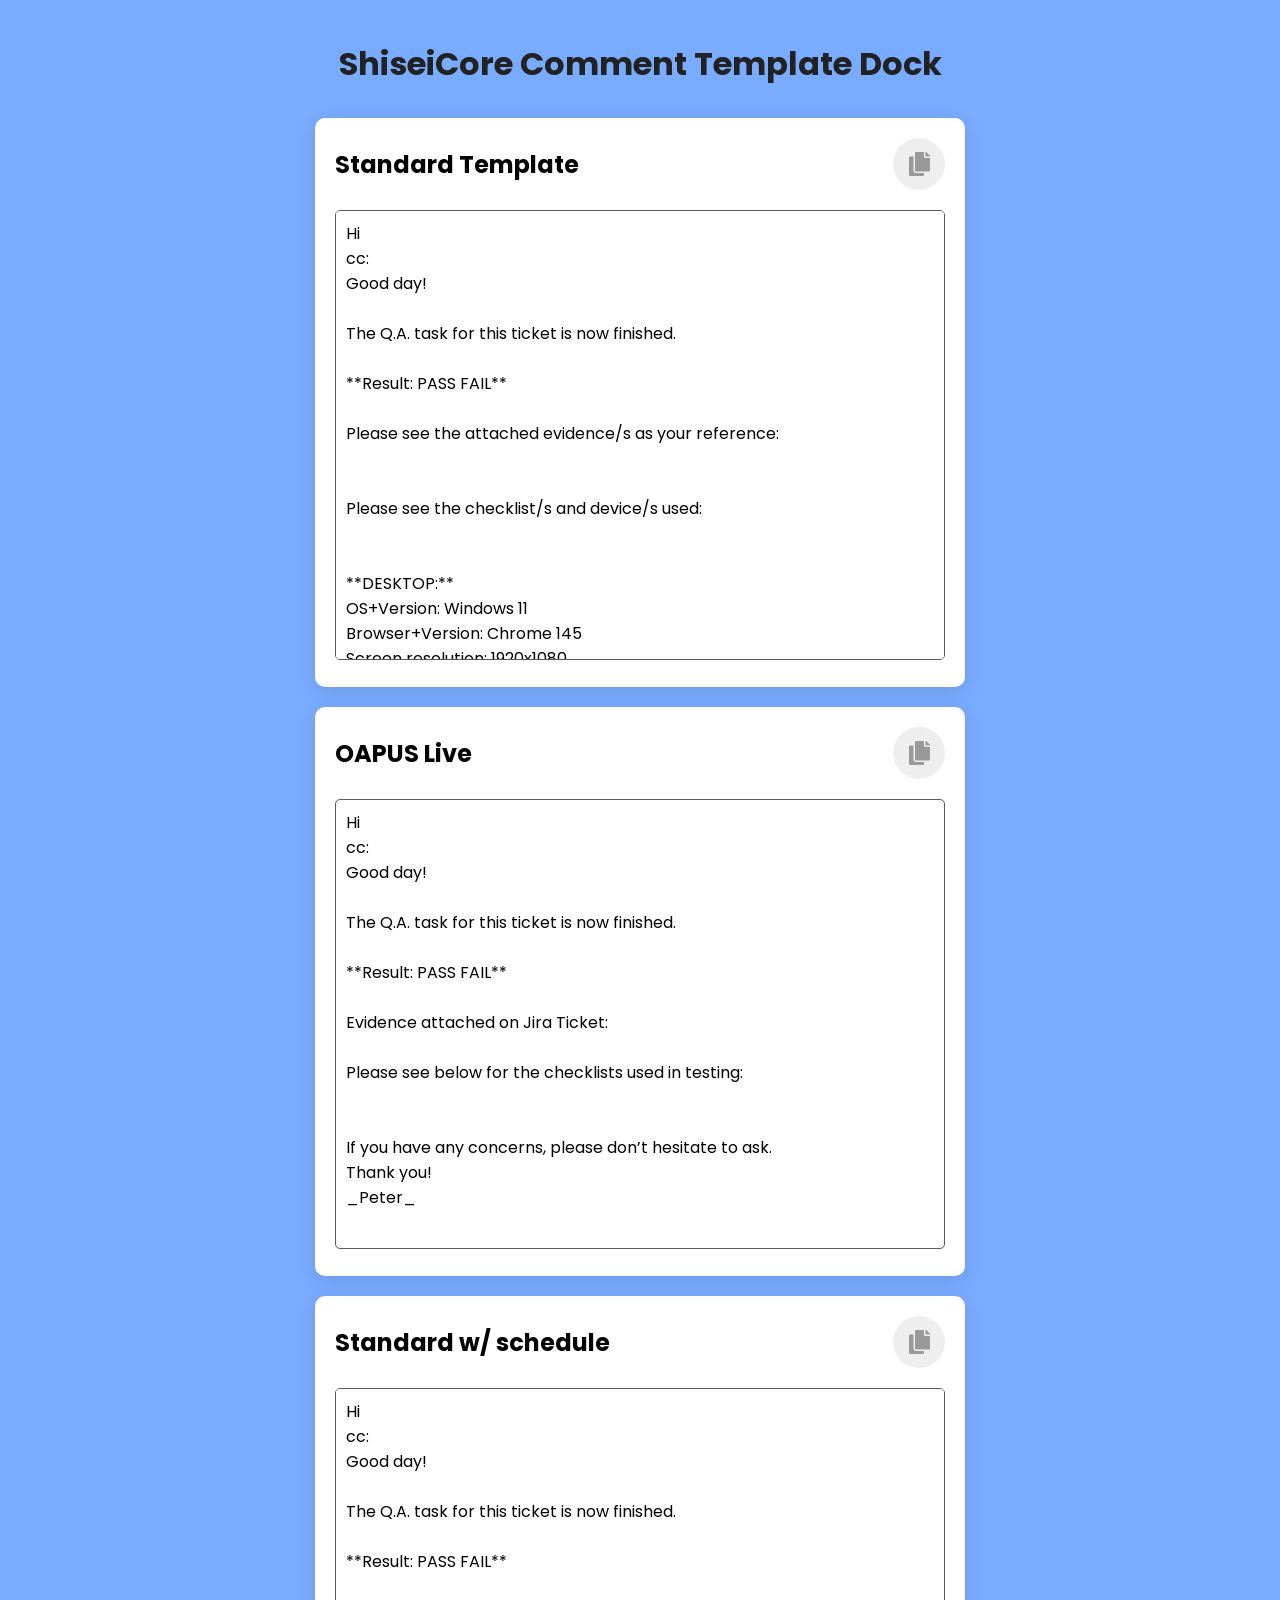
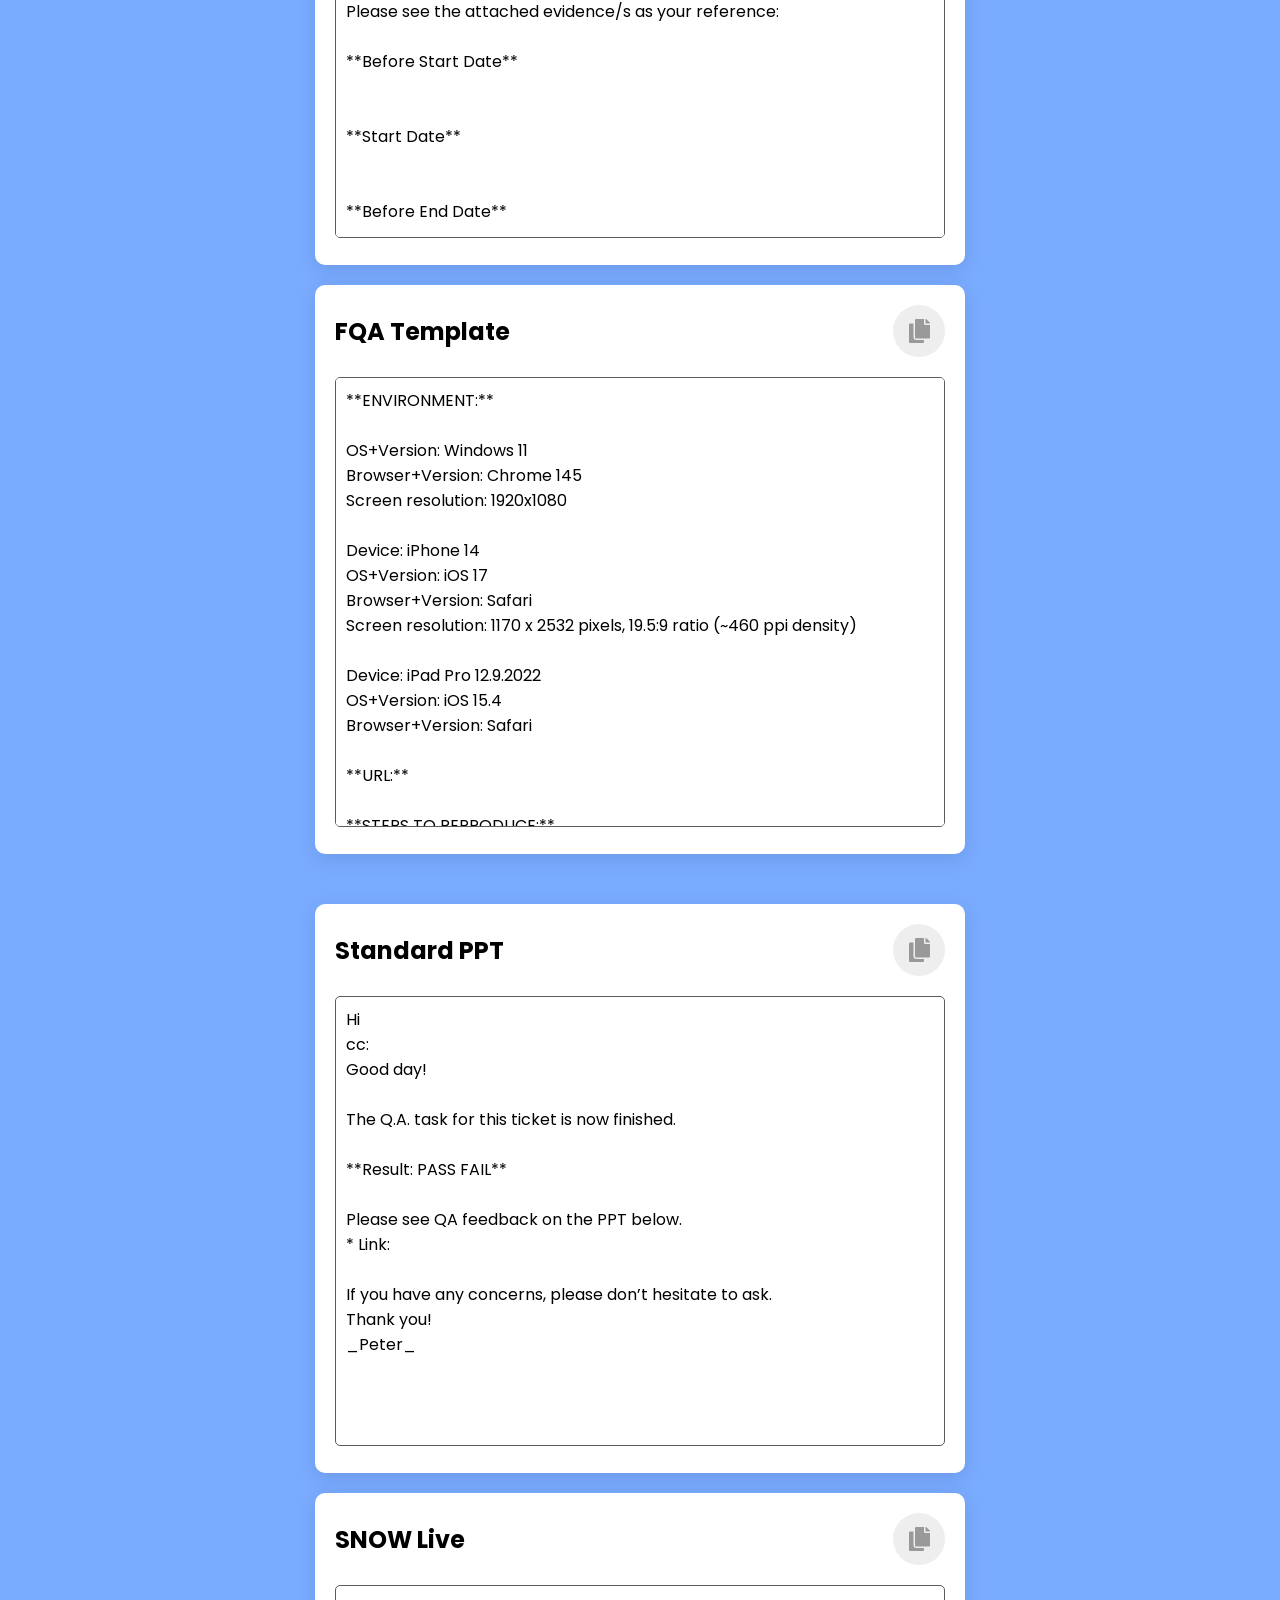
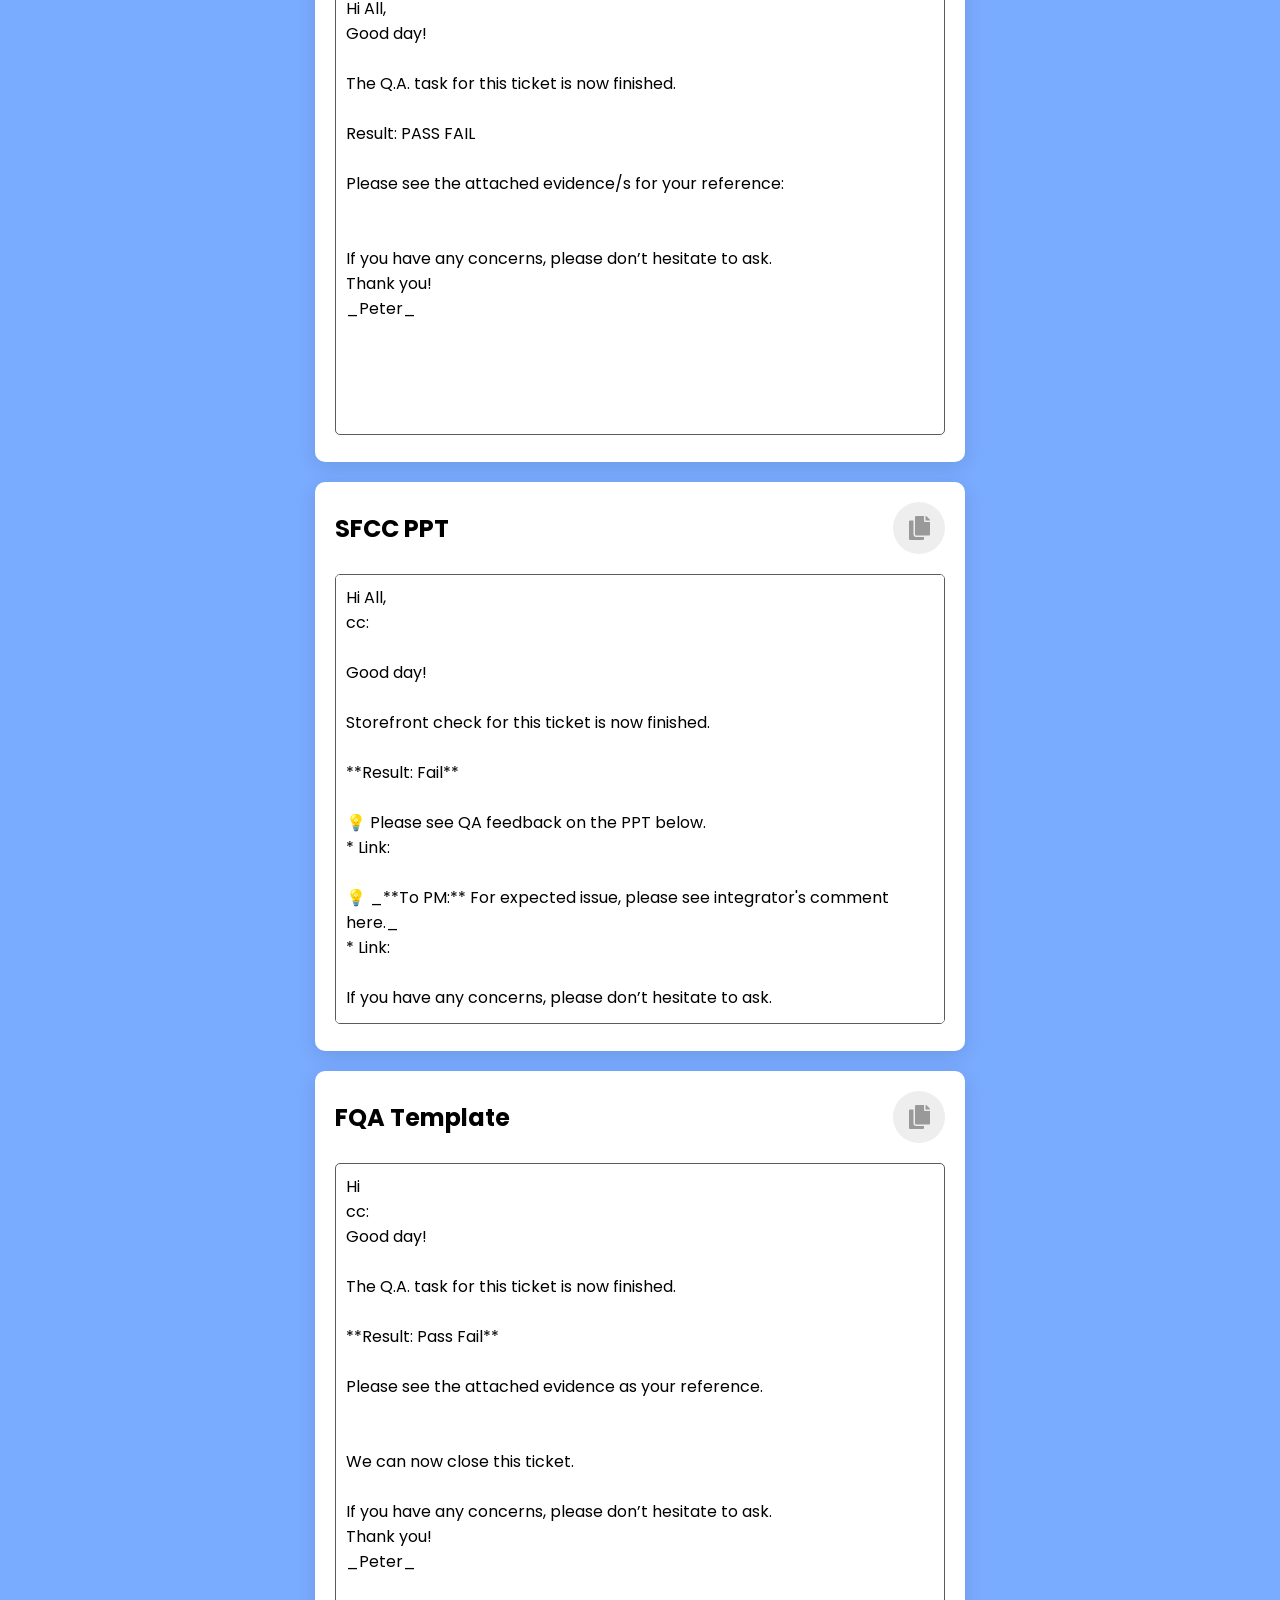
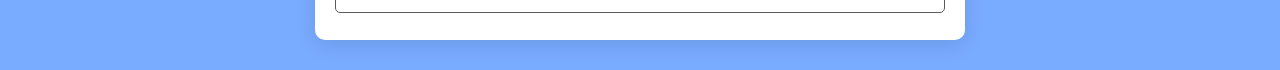
<file: shiseicore-comment-template/peter/index.html>
<!DOCTYPE html>
<html lang="en" dir="ltr">
  <head>
    <meta charset="utf-8">
    <title>ShiseiCore Comment Template Dock</title>
    <link rel="stylesheet" href="style.css">
    <link rel="stylesheet" href="https://cdnjs.cloudflare.com/ajax/libs/font-awesome/5.14.0/css/all.min.css">
  </head>
<body>

  <!-- Title -->
  <h1 class="page-title">ShiseiCore Comment Template Dock</h1>

  <!-- Two columns -->
  <div class="main-layout">

    <!-- Column 1 -->
    <div class="container">
      
      <!-- DIV1 -->
      <div class="text-box">
        <div class="top-area">
          <h2>Standard Template</h2>
          <div class="copy-btn-div1"><i class="fas fa-copy"></i></div>
        </div>
        <textarea id="textarea-div1">
Hi 
cc: 
Good day!

The Q.A. task for this ticket is now finished.

**Result: PASS FAIL**

Please see the attached evidence/s as your reference:


Please see the checklist/s and device/s used:


**DESKTOP:**
OS+Version: Windows 11
Browser+Version: Chrome 145
Screen resolution: 1920x1080

**MOBILE:**
Device: iPhone 14
OS+Version: iOS 17
Browser+Version: Safari
Screen resolution: 1170 x 2532 pixels, 19.5:9 ratio (~460 ppi density)

If you have any concerns, please don’t hesitate to ask.
Thank you!
_Peter_
        </textarea>
      </div><!-- DIV1 end-->

      <!-- DIV2 -->
      <div class="text-box">
        <div class="top-area">
          <h2>OAPUS Live</h2>
          <div class="copy-btn-div2"><i class="fas fa-copy"></i></div>
        </div>
        <textarea id="textarea-div2">
Hi 
cc: 
Good day!

The Q.A. task for this ticket is now finished.

**Result: PASS FAIL**

Evidence attached on Jira Ticket: 

Please see below for the checklists used in testing:


If you have any concerns, please don’t hesitate to ask.
Thank you!
_Peter_
        </textarea>
      </div><!-- DIV2 end -->

      <!-- DIV3 -->
      <div class="text-box">
        <div class="top-area">
          <h2>Standard w/ schedule</h2>
          <div class="copy-btn-div3"><i class="fas fa-copy"></i></div>
        </div>
        <textarea id="textarea-div3">
Hi 
cc: 
Good day!

The Q.A. task for this ticket is now finished.

**Result: PASS FAIL**

Please see the attached evidence/s as your reference:

**Before Start Date**


**Start Date**


**Before End Date**


**End Date**


Please see the checklist/s and device/s used:


**DESKTOP:**
OS+Version: Windows 11
Browser+Version: Chrome 145
Screen resolution: 1920x1080

**MOBILE:**
Device: iPhone 14
OS+Version: iOS 17
Browser+Version: Safari
Screen resolution: 1170 x 2532 pixels, 19.5:9 ratio (~460 ppi density)

If you have any concerns, please don’t hesitate to ask.
Thank you!
_Peter_
        </textarea>
      </div><!-- DIV3 end-->

     <!-- DIV4 -->
      <div class="text-box">
        <div class="top-area">
          <h2>FQA Template</h2>
          <div class="copy-btn-div4"><i class="fas fa-copy"></i></div>
        </div>
        <textarea id="textarea-div4">
**ENVIRONMENT:**

OS+Version: Windows 11
Browser+Version: Chrome 145
Screen resolution: 1920x1080

Device: iPhone 14
OS+Version: iOS 17
Browser+Version: Safari
Screen resolution: 1170 x 2532 pixels, 19.5:9 ratio (~460 ppi density)

Device: iPad Pro 12.9.2022
OS+Version: iOS 15.4
Browser+Version: Safari

**URL:**

**STEPS TO REPRODUCE:**

1. Launch the URL mentioned above.

**EXPECTED RESULT:**

**MASTER REFERENCE:**

**SCREENSHOT:**

**ADDITIONAL INFORMATION**
The issue is also observed in the following pages:
        </textarea>
      </div><!-- DIV4 end-->

    </div>



    <!-- Column 2 -->
    <div class="container">

      <!-- DIV5 -->
      <div class="text-box">
        <div class="top-area">
          <h2>Standard PPT</h2>
          <div class="copy-btn-div5"><i class="fas fa-copy"></i></div>
        </div>
        <textarea id="textarea-div5">
Hi 
cc: 
Good day!

The Q.A. task for this ticket is now finished.

**Result: PASS FAIL**

Please see QA feedback on the PPT below.
* Link: 

If you have any concerns, please don’t hesitate to ask.
Thank you!
_Peter_
        </textarea>
      </div><!-- DIV5 end-->

      <!-- DIV6 -->
      <div class="text-box">
        <div class="top-area">
          <h2>SNOW Live</h2>
          <div class="copy-btn-div6"><i class="fas fa-copy"></i></div>
        </div>
        <textarea id="textarea-div6">
Hi All,
Good day!

The Q.A. task for this ticket is now finished.

Result: PASS FAIL

Please see the attached evidence/s for your reference:


If you have any concerns, please don’t hesitate to ask.
Thank you!
_Peter_
        </textarea>
      </div><!-- DIV6 end-->

      <!-- DIV7 -->
      <div class="text-box">
        <div class="top-area">
          <h2>SFCC PPT</h2>
          <div class="copy-btn-div7"><i class="fas fa-copy"></i></div>
        </div>
        <textarea id="textarea-div7">
Hi All,
cc: 

Good day!

Storefront check for this ticket is now finished.

**Result: Fail**

💡 Please see QA feedback on the PPT below.
* Link: 

💡 _**To PM:** For expected issue, please see integrator's comment here._
* Link: 

If you have any concerns, please don’t hesitate to ask.

Thank you!
_Peter_
        </textarea>
      </div><!-- DIV7 end-->

            <!-- DIV8 -->
      <div class="text-box">
        <div class="top-area">
          <h2>FQA Template</h2>
          <div class="copy-btn-div8"><i class="fas fa-copy"></i></div>
        </div>
        <textarea id="textarea-div8">
Hi 
cc: 
Good day!

The Q.A. task for this ticket is now finished.

**Result: Pass Fail**

Please see the attached evidence as your reference.


We can now close this ticket.

If you have any concerns, please don’t hesitate to ask.
Thank you!
_Peter_
        </textarea>
      </div><!-- DIV8 end-->
    
    </div>

  </div>

  <!--  Scripts -->
  <script>
    function setupCopyButton(buttonSelector, textareaId) {
      const button = document.querySelector(buttonSelector);
      const textarea = document.getElementById(textareaId);

      button.addEventListener("click", () => {
        textarea.select();
        textarea.setSelectionRange(0, 99999); // for mobile
        document.execCommand("copy");

        // Change button style + icon on success
        button.innerHTML = "<i class='fas fa-check'></i>";
        button.style.background = "#2DCDA7";
        button.style.color = "#fff";

        setTimeout(() => {
          document.getSelection().removeAllRanges();
          // Reset style + icon
          button.innerHTML = "<i class='fas fa-copy'></i>";
          button.style.background = "";
          button.style.color = "";
        }, 2000);
      });
    }

    // Initialize all buttons
    setupCopyButton(".copy-btn-div1", "textarea-div1");
    setupCopyButton(".copy-btn-div2", "textarea-div2");
    setupCopyButton(".copy-btn-div3", "textarea-div3");
    setupCopyButton(".copy-btn-div4", "textarea-div4");
    setupCopyButton(".copy-btn-div5", "textarea-div5");
    setupCopyButton(".copy-btn-div6", "textarea-div6");
    setupCopyButton(".copy-btn-div7", "textarea-div7");
    setupCopyButton(".copy-btn-div8", "textarea-div8");
  </script>

</body>
</html>
</file>
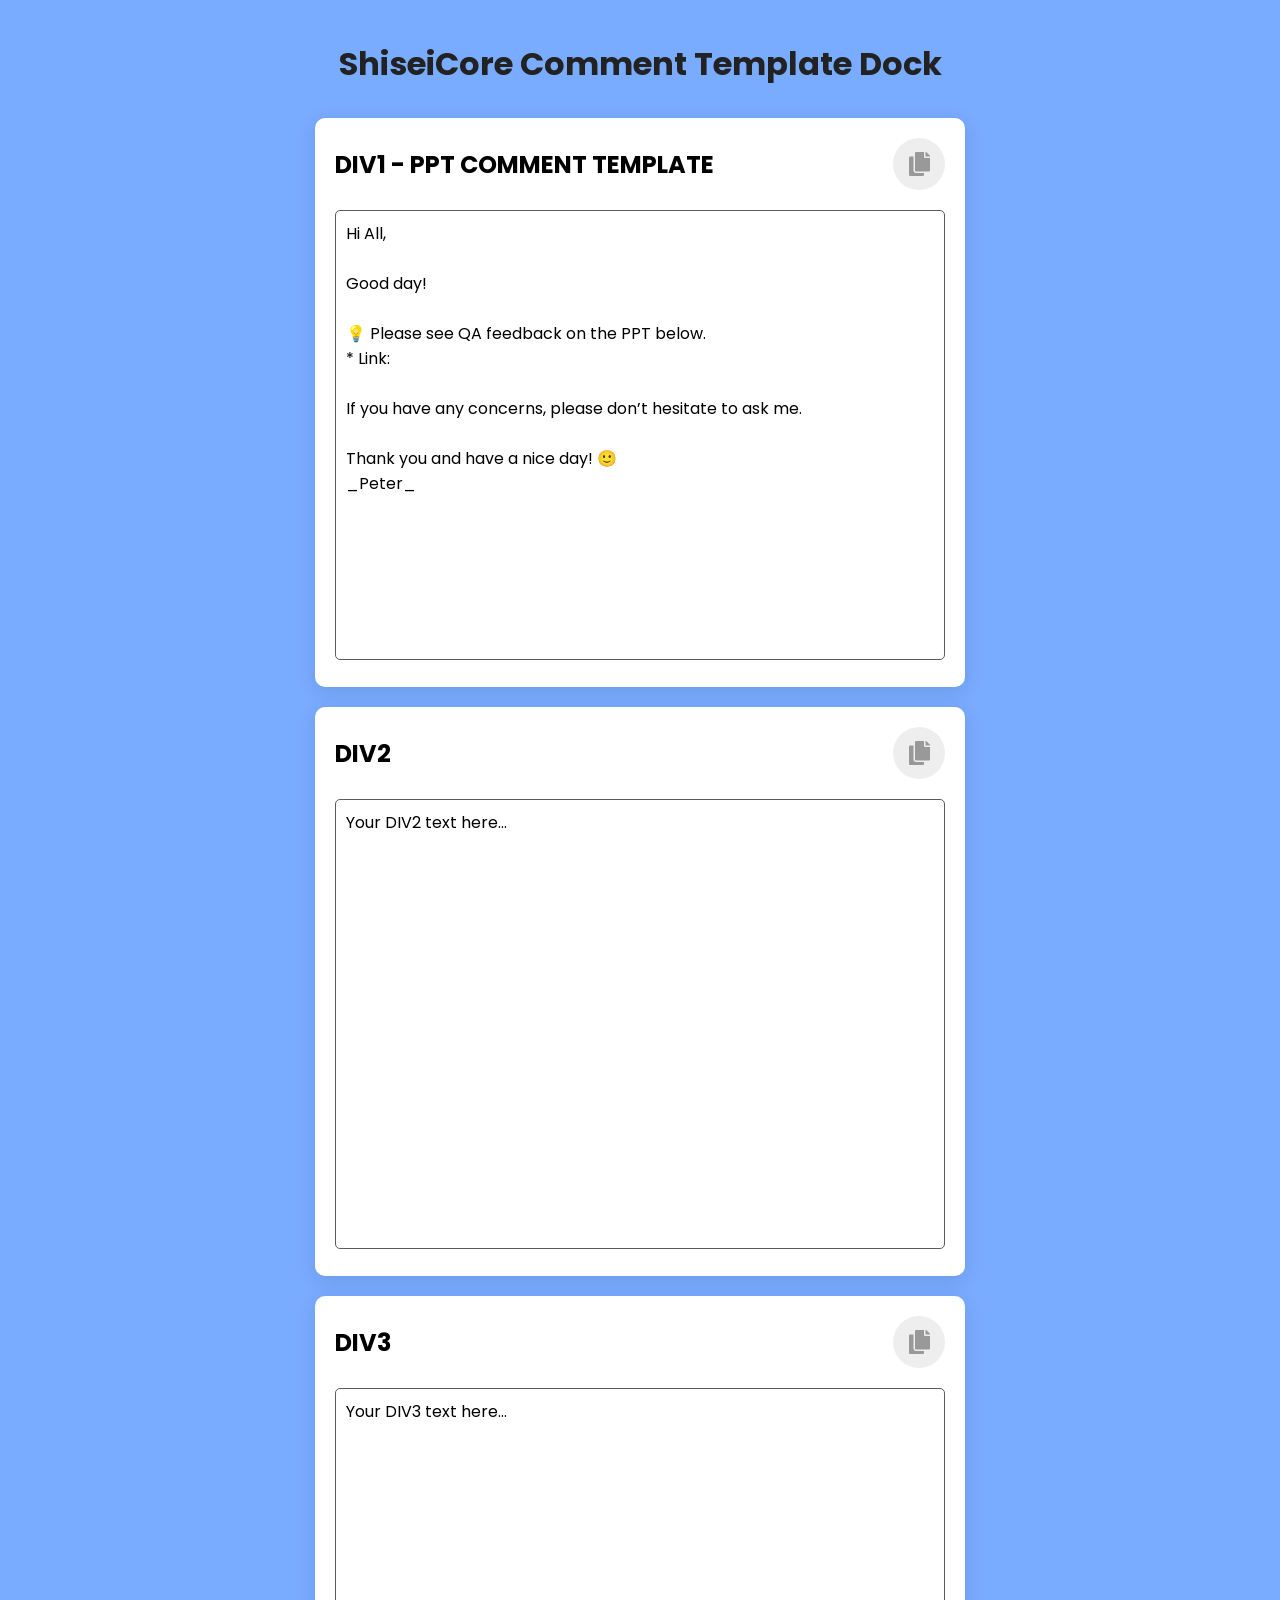
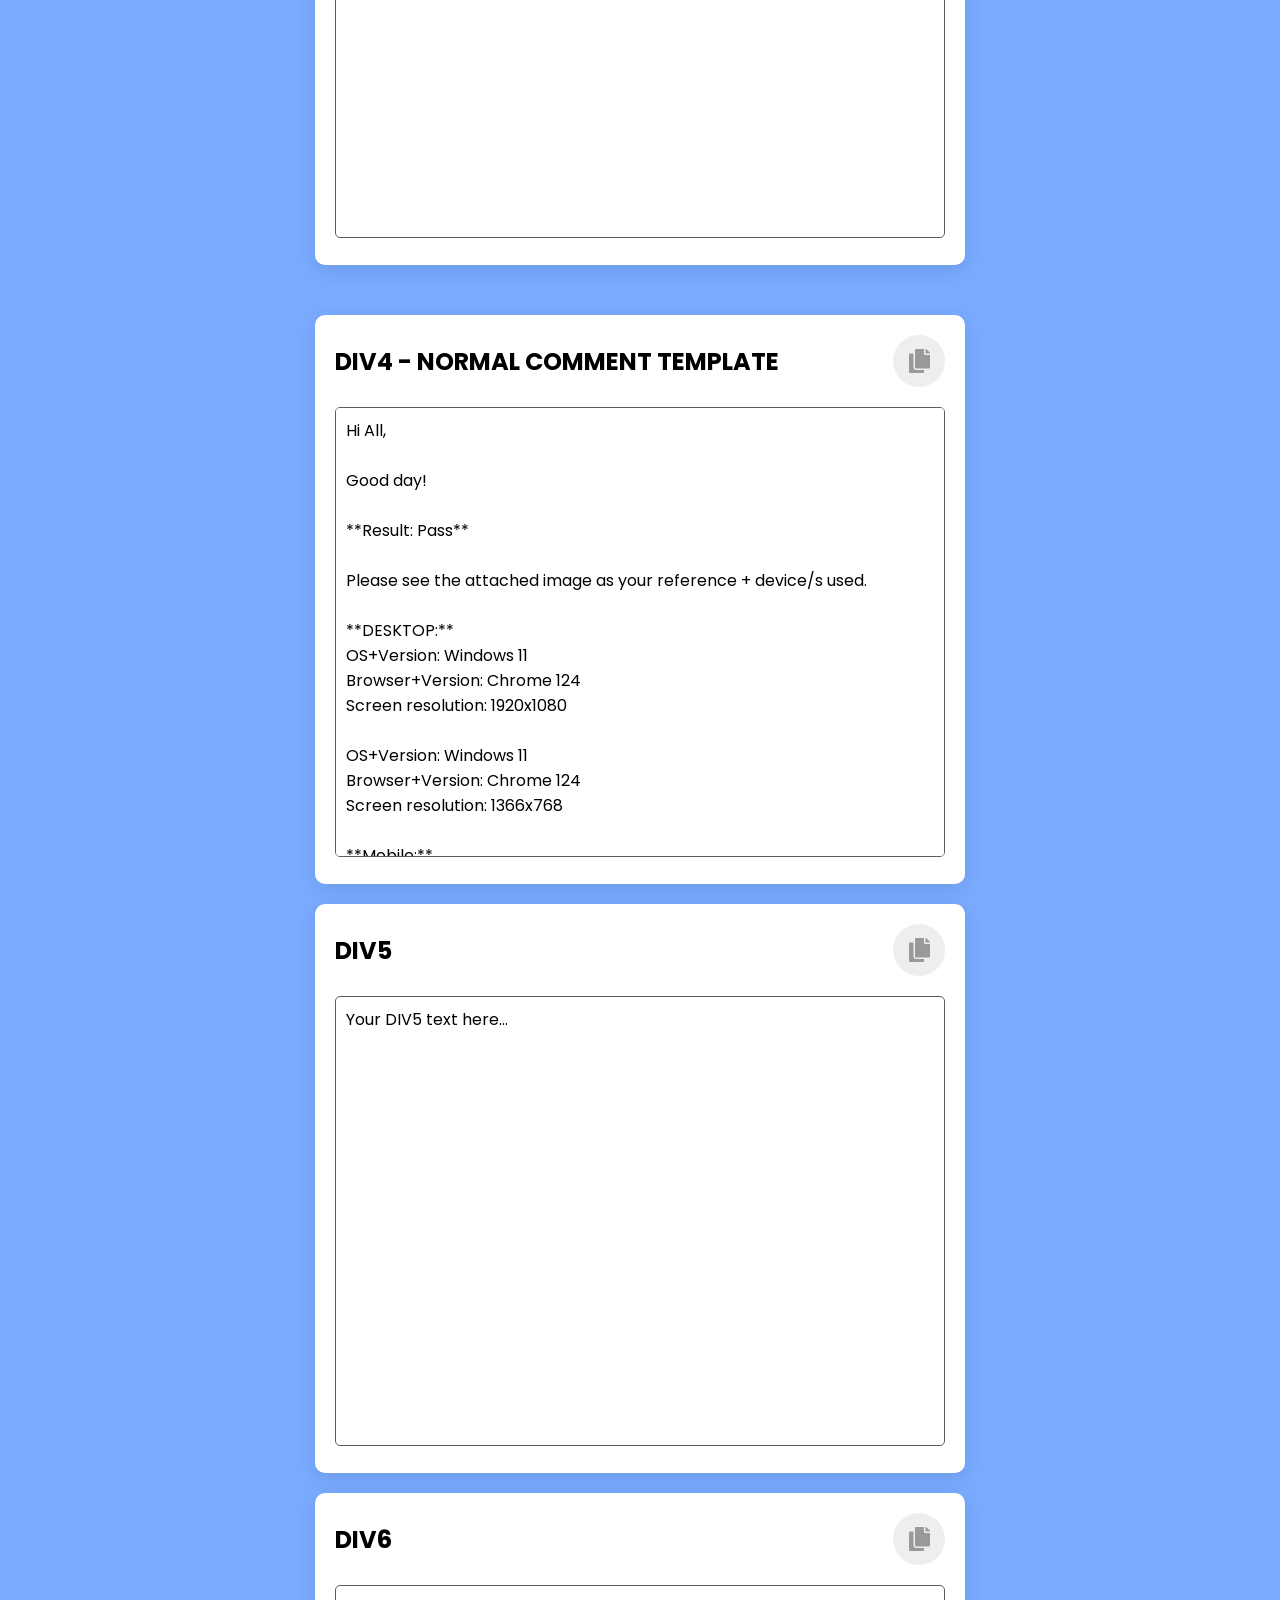
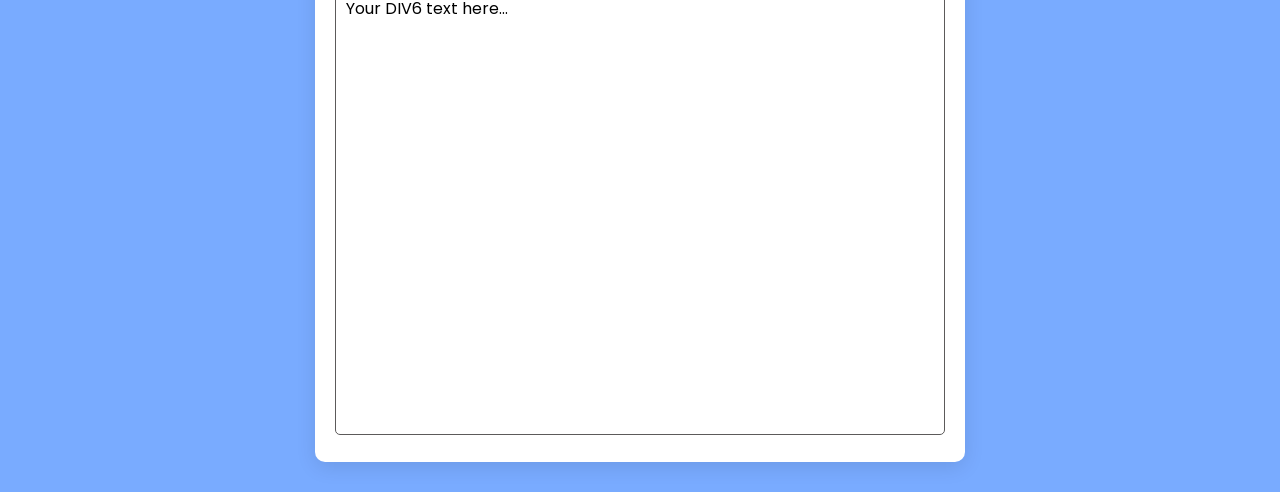
<file: shiseicore-comment-template/template/index.html>
<!DOCTYPE html>
<html lang="en" dir="ltr">
  <head>
    <meta charset="utf-8">
    <title>ShiseiCore Comment Template Dock</title>
    <link rel="stylesheet" href="style.css">
    <link rel="stylesheet" href="https://cdnjs.cloudflare.com/ajax/libs/font-awesome/5.14.0/css/all.min.css">
  </head>
<body>

  <!-- Title -->
  <h1 class="page-title">ShiseiCore Comment Template Dock</h1>

  <!-- Two columns -->
  <div class="main-layout">

    <!-- Column 1 -->
    <div class="container">
      
      <!-- DIV1 -->
      <div class="text-box">
        <div class="top-area">
          <h2>DIV1 - PPT COMMENT TEMPLATE</h2>
          <div class="copy-btn-div1"><i class="fas fa-copy"></i></div>
        </div>
        <textarea id="textarea-div1">
Hi All,

Good day!

💡 Please see QA feedback on the PPT below.
* Link: 

If you have any concerns, please don’t hesitate to ask me.

Thank you and have a nice day! 🙂
_Peter_
        </textarea>
      </div>

      <!-- DIV2 -->
      <div class="text-box">
        <div class="top-area">
          <h2>DIV2</h2>
          <div class="copy-btn-div2"><i class="fas fa-copy"></i></div>
        </div>
        <textarea id="textarea-div2">Your DIV2 text here...</textarea>
      </div>

      <!-- DIV3 -->
      <div class="text-box">
        <div class="top-area">
          <h2>DIV3</h2>
          <div class="copy-btn-div3"><i class="fas fa-copy"></i></div>
        </div>
        <textarea id="textarea-div3">Your DIV3 text here...</textarea>
      </div>
    </div>

    <!-- Column 2 -->
    <div class="container">
      <!-- DIV4 -->
      <div class="text-box">
        <div class="top-area">
          <h2>DIV4 - NORMAL COMMENT TEMPLATE</h2>
          <div class="copy-btn-div4"><i class="fas fa-copy"></i></div>
        </div>
        <textarea id="textarea-div4">
Hi All,

Good day!

**Result: Pass**

Please see the attached image as your reference + device/s used.

**DESKTOP:**
OS+Version: Windows 11
Browser+Version: Chrome 124
Screen resolution: 1920x1080

OS+Version: Windows 11
Browser+Version: Chrome 124
Screen resolution: 1366x768

**Mobile:**
Device: iPhone 14
OS+Version: iOS 16
Browser+Version: Safari
Screen resolution: 1170 x 2532 pixels, 19.5:9 ratio (~460 ppi density)

Please see attached screenshot for the checklists used in testing:
**Page**
* Corresponding content/visual
* Alignment/spacing
* Text Formatting
* Layout
* Meta SEO

If you have any concerns, please don’t hesitate to ask me.

Thank you and have a nice day! 🙂
_Peter_
        </textarea>
      </div>

      <!-- DIV5 -->
      <div class="text-box">
        <div class="top-area">
          <h2>DIV5</h2>
          <div class="copy-btn-div5"><i class="fas fa-copy"></i></div>
        </div>
        <textarea id="textarea-div5">Your DIV5 text here...</textarea>
      </div>

      <!-- DIV6 -->
      <div class="text-box">
        <div class="top-area">
          <h2>DIV6</h2>
          <div class="copy-btn-div6"><i class="fas fa-copy"></i></div>
        </div>
        <textarea id="textarea-div6">Your DIV6 text here...</textarea>
      </div>
    </div>

  </div>

  <!--  Scripts -->
  <script>
    function setupCopyButton(buttonSelector, textareaId) {
      const button = document.querySelector(buttonSelector);
      const textarea = document.getElementById(textareaId);

      button.addEventListener("click", () => {
        textarea.select();
        textarea.setSelectionRange(0, 99999); // for mobile
        document.execCommand("copy");

        // Change button style + icon on success
        button.innerHTML = "<i class='fas fa-check'></i>";
        button.style.background = "#2DCDA7";
        button.style.color = "#fff";

        setTimeout(() => {
          document.getSelection().removeAllRanges();
          // Reset style + icon
          button.innerHTML = "<i class='fas fa-copy'></i>";
          button.style.background = "";
          button.style.color = "";
        }, 2000);
      });
    }

    // Initialize all buttons
    setupCopyButton(".copy-btn-div1", "textarea-div1");
    setupCopyButton(".copy-btn-div2", "textarea-div2");
    setupCopyButton(".copy-btn-div3", "textarea-div3");
    setupCopyButton(".copy-btn-div4", "textarea-div4");
    setupCopyButton(".copy-btn-div5", "textarea-div5");
    setupCopyButton(".copy-btn-div6", "textarea-div6");
  </script>

</body>
</html>
</file>
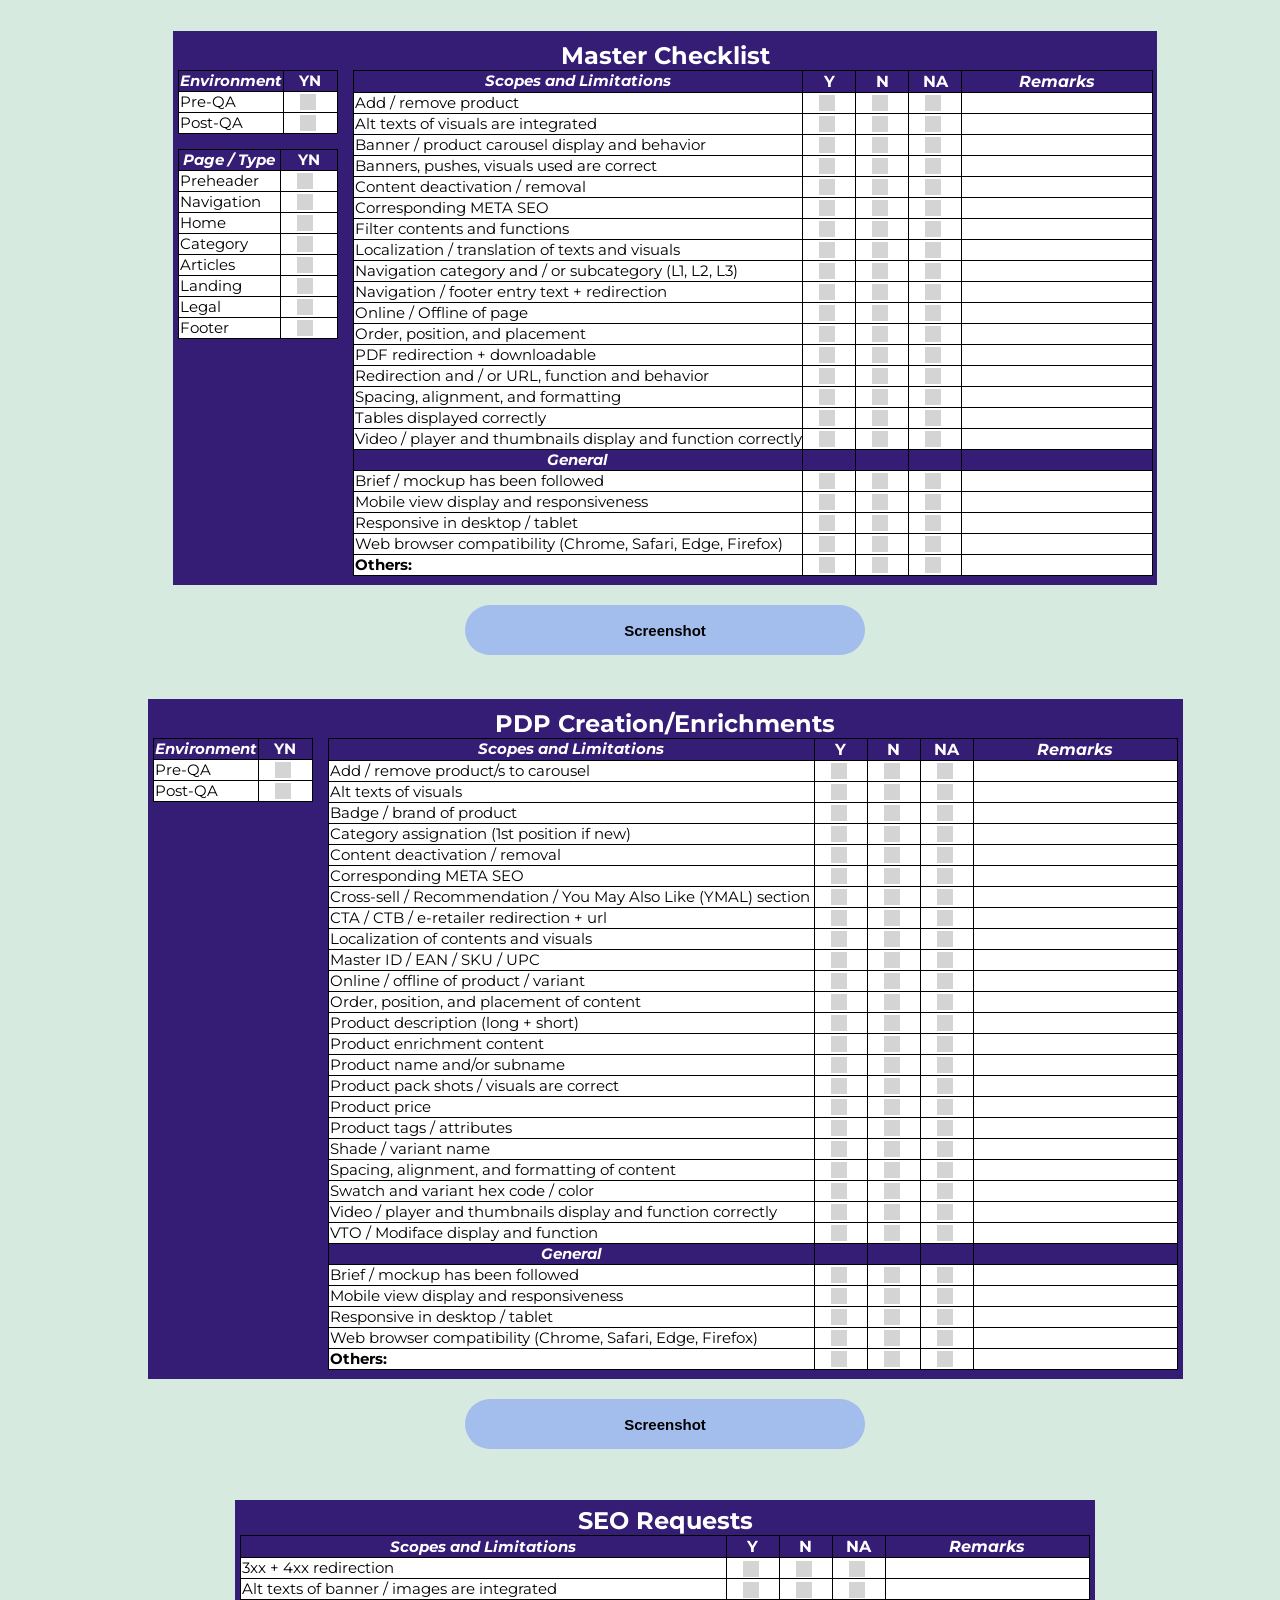
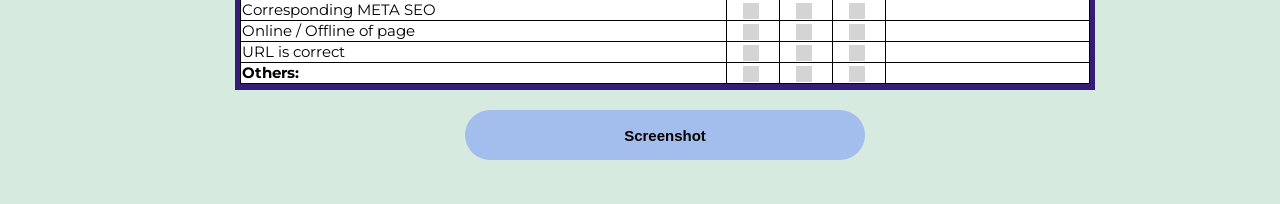
<file: shiseicore-checklist/general-checklist-index.html>
<!DOCTYPE html>

<head>
	<link rel="stylesheet" href="style.css">
  <link rel="stylesheet" href="https://cdnjs.cloudflare.com/ajax/libs/font-awesome/5.14.0/css/all.min.css">
</head>

<body>

<div class="container">

<!---------------------------------------------------------------DIV FOR Master Checklist--------------------------------------------------------------->

  <div class="text-box">
    <!-- <div class="top-area">
      <h2 style="text-align: center;">Master Checklist</h2>
    </div> -->
    <div class="inner">
    <!-- Master Checklist Table -->
      <iframe src="./master-checklist.html" width="1300px" height="650px"  frameborder="0" scrolling=no></iframe>
    <!-- End table -->
    </div>
  </div>

<!-- &nbsp;<a style="text-align: center;">**********************************************************************************************************************</a> -->


<!---------------------------------------------------------------DIV FOR PDP Creation Checklist--------------------------------------------------------------->

  <div class="text-box">
    <!-- <div class="top-area">
      <h2 style="text-align: center;">PDP Creation Checklist</h2>
    </div> -->
    <div class="inner">
    <!-- PDP Creation Checklist Table -->
      <iframe src="./pdp-creation-checklist.html" width="1300px" height="800px"  frameborder="0" scrolling=no></iframe>
    <!-- End table -->
    </div>
  </div>

<!-- &nbsp;<a style="text-align: center;">**********************************************************************************************************************</a> -->



<!---------------------------------------------------------------DIV FOR SEO Requests Checklist--------------------------------------------------------------->

  <div class="text-box">
    <!-- <div class="top-area">
      <h2 style="text-align: center;">SEO Requests Checklist</h2>
    </div> -->
    <div class="inner">
    <!-- SEO Requests Checklist Table -->
      <iframe src="./seo-requests-checklist.html" width="1300px" height="300px"  frameborder="0" scrolling=no></iframe>
    <!-- End table -->
    </div>
  </div>

<!-- &nbsp;<a style="text-align: center;">**********************************************************************************************************************</a> -->


<!--------------------------------------------------------------- END --------------------------------------------------------------->

</div>
</body>
<script src="./html2canvas.js"></script>
<script src="./index.js"></script>

</html>
</file>
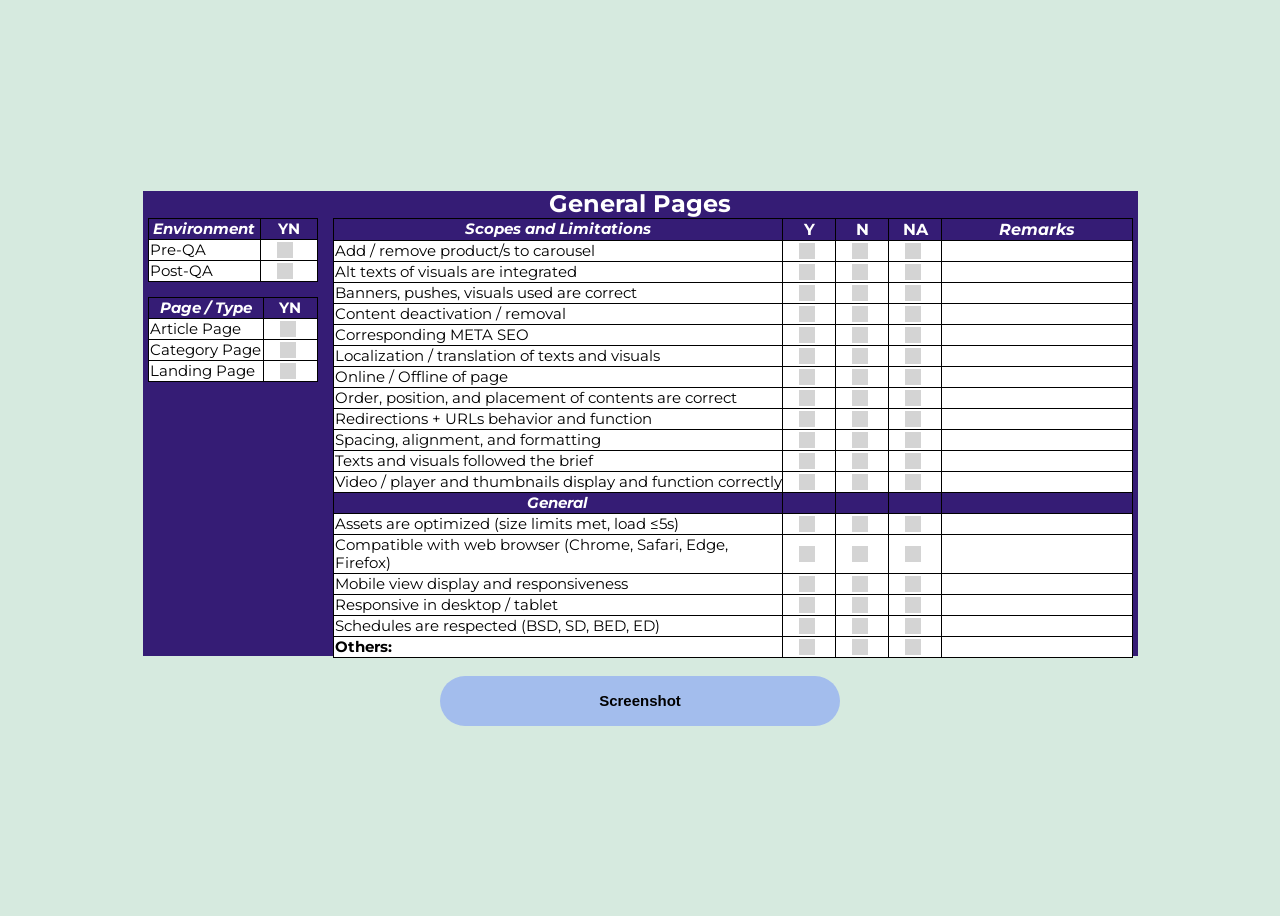
<file: shiseicore-checklist/general-pages-checklist.html>
<!DOCTYPE html>

<head>
	<link rel="stylesheet" href="style.css">
	
</head>

<body >
	
<!-- General Pages Checklist Table -->
<div class="general_pages_checklist_div" >
<div id="table" class="table-editable" >

	<h2 >General Pages</h2>

<div style="display: flex; align-items: flex-start; gap: 15px; ">

    <div style="display: flex; flex-direction: column; gap: 15px; width: 170px;">
        <!-- Environment table -->
        <table class="table table-bordered text-center" style="margin-bottom: 0;">
            <thead>
                <tr>
                    <th style="font-size:11pt; color:#ffffff"><i>Environment</i></th>
                    <th style="font-size:11pt; color:#ffffff">YN</th>
                </tr>
            </thead>
            <tbody>
                <tr>
                    <td style="text-align:left; font-size:11pt;">Pre-QA</td>
					<td> <label class="container"> <input type="checkbox" > <span class="checkmark"></span> </label> </td>
                </tr>
				<tr>
                    <td style="text-align:left; font-size:11pt; ">Post-QA</td>
					<td> <label class="container"> <input type="checkbox" > <span class="checkmark"></span> </label> </td>
                </tr>
            </tbody>
        </table>

		<!-- Page type table -->
        <table class="table table-bordered text-center" style="margin-bottom: 0;">
            <thead>
                <tr>
                    <th style="font-size:11pt; color:#ffffff"><i>Page / Type</i></th>
                    <th style="font-size:11pt; color:#ffffff">YN</th>
                </tr>
            </thead>
            <tbody>
                <tr>
                    <td style="text-align:left; font-size:11pt; ">Article Page</td>
                    <td> <label class="container"> <input type="checkbox" > <span class="checkmark"></span> </label> </td>
                </tr>
				<tr>
                    <td style="text-align:left; font-size:11pt; ">Category Page</td>
                    <td> <label class="container"> <input type="checkbox" > <span class="checkmark"></span> </label> </td>
                </tr>
				<tr>
                    <td style="text-align:left; font-size:11pt; ">Landing Page</td>
                    <td> <label class="container"> <input type="checkbox" > <span class="checkmark"></span> </label> </td>
                </tr>
            </tbody>
        </table>


    </div>

    <div style="flex-grow: 1;">
		<!-- Checklist table -->
        <table class="table table-bordered" style="width: 800px;">
            <thead>
                <tr >
                    <th class="text-center" style="font-size:11pt; width: 60%; color:#ffffff"><i>Scopes and Limitations</i></th>
                    <th class="text-center" style="width: 5%; color:#ffffff">Y</th>
                    <th class="text-center" style="width: 5%; color:#ffffff">N</th>
                    <th class="text-center" style="width: 5%; color:#ffffff">NA</th>
                    <th class="text-center" style="width: 40%; color:#ffffff"><i>Remarks</i></th>
                </tr>
            </thead>
            <tbody>
                <tr>
                    <td style="text-align:left; font-size:11pt; ">Add / remove product/s to carousel</td>
                    <td> <label class="container"> <input type="checkbox" > <span class="checkmark"></span> </label> </td>
                    <td> <label class="container"> <input type="checkbox" > <span class="checkmark"></span> </label> </td>
                    <td> <label class="container"> <input type="checkbox" > <span class="checkmark"></span> </label> </td>
                    <td contenteditable="true" style="text-align:left; font-size:11pt; "></td>
                </tr>
                <tr>
                    <td style="text-align:left; font-size:11pt; ">Alt texts of visuals are integrated</td>
                    <td> <label class="container"> <input type="checkbox" > <span class="checkmark"></span> </label> </td>
                    <td> <label class="container"> <input type="checkbox" > <span class="checkmark"></span> </label> </td>
                    <td> <label class="container"> <input type="checkbox" > <span class="checkmark"></span> </label> </td>
                    <td contenteditable="true" style="text-align:left; font-size:11pt; "></td>
                </tr>
                <tr>
                    <td style="text-align:left; font-size:11pt; ">Banners, pushes, visuals used are correct</td>
                    <td> <label class="container"> <input type="checkbox" > <span class="checkmark"></span> </label> </td>
                    <td> <label class="container"> <input type="checkbox" > <span class="checkmark"></span> </label> </td>
                    <td> <label class="container"> <input type="checkbox" > <span class="checkmark"></span> </label> </td>
                    <td contenteditable="true" style="text-align:left; font-size:11pt; "></td>
                </tr>
                <tr>
                    <td style="text-align:left; font-size:11pt; ">Content deactivation / removal</td>
                    <td> <label class="container"> <input type="checkbox" > <span class="checkmark"></span> </label> </td>
                    <td> <label class="container"> <input type="checkbox" > <span class="checkmark"></span> </label> </td>
                    <td> <label class="container"> <input type="checkbox" > <span class="checkmark"></span> </label> </td>
                    <td contenteditable="true" style="text-align:left; font-size:11pt; "></td>
                </tr>
                <tr>
                    <td style="text-align:left; font-size:11pt; ">Corresponding META SEO</td>
                    <td> <label class="container"> <input type="checkbox" > <span class="checkmark"></span> </label> </td>
                    <td> <label class="container"> <input type="checkbox" > <span class="checkmark"></span> </label> </td>
                    <td> <label class="container"> <input type="checkbox" > <span class="checkmark"></span> </label> </td>
                    <td contenteditable="true" style="text-align:left; font-size:11pt; "></td>
                </tr>
                <tr>
                    <td style="text-align:left; font-size:11pt; ">Localization / translation of texts and visuals</td>
                    <td> <label class="container"> <input type="checkbox" > <span class="checkmark"></span> </label> </td>
                    <td> <label class="container"> <input type="checkbox" > <span class="checkmark"></span> </label> </td>
                    <td> <label class="container"> <input type="checkbox" > <span class="checkmark"></span> </label> </td>
                    <td contenteditable="true" style="text-align:left; font-size:11pt; "></td>
                </tr>
                <tr>
                    <td style="text-align:left; font-size:11pt; ">Online / Offline of page</td>
                    <td> <label class="container"> <input type="checkbox" > <span class="checkmark"></span> </label> </td>
                    <td> <label class="container"> <input type="checkbox" > <span class="checkmark"></span> </label> </td>
                    <td> <label class="container"> <input type="checkbox" > <span class="checkmark"></span> </label> </td>
                    <td contenteditable="true" style="text-align:left; font-size:11pt; "></td>
                </tr>
                <tr>
                    <td style="text-align:left; font-size:11pt; ">Order, position, and placement of contents are correct</td>
                    <td> <label class="container"> <input type="checkbox" > <span class="checkmark"></span> </label> </td>
                    <td> <label class="container"> <input type="checkbox" > <span class="checkmark"></span> </label> </td>
                    <td> <label class="container"> <input type="checkbox" > <span class="checkmark"></span> </label> </td>
                    <td contenteditable="true" style="text-align:left; font-size:11pt; "></td>
                </tr>
                <tr>
                    <td style="text-align:left; font-size:11pt; ">Redirections + URLs behavior and function</td>
                    <td> <label class="container"> <input type="checkbox" > <span class="checkmark"></span> </label> </td>
                    <td> <label class="container"> <input type="checkbox" > <span class="checkmark"></span> </label> </td>
                    <td> <label class="container"> <input type="checkbox" > <span class="checkmark"></span> </label> </td>
                    <td contenteditable="true" style="text-align:left; font-size:11pt; "></td>
                </tr>
                <tr>
                    <td style="text-align:left; font-size:11pt; ">Spacing, alignment, and formatting</td>
                    <td> <label class="container"> <input type="checkbox" > <span class="checkmark"></span> </label> </td>
                    <td> <label class="container"> <input type="checkbox" > <span class="checkmark"></span> </label> </td>
                    <td> <label class="container"> <input type="checkbox" > <span class="checkmark"></span> </label> </td>
                    <td contenteditable="true" style="text-align:left; font-size:11pt; "></td>
                </tr>
                <tr>
                    <td style="text-align:left; font-size:11pt; ">Texts and visuals followed the brief</td>
                    <td> <label class="container"> <input type="checkbox" > <span class="checkmark"></span> </label> </td>
                    <td> <label class="container"> <input type="checkbox" > <span class="checkmark"></span> </label> </td>
                    <td> <label class="container"> <input type="checkbox" > <span class="checkmark"></span> </label> </td>
                    <td contenteditable="true" style="text-align:left; font-size:11pt; "></td>
                </tr>
                <tr>
                    <td style="text-align:left; font-size:11pt; ">Video / player and thumbnails display and function correctly</td>
                    <td> <label class="container"> <input type="checkbox" > <span class="checkmark"></span> </label> </td>
                    <td> <label class="container"> <input type="checkbox" > <span class="checkmark"></span> </label> </td>
                    <td> <label class="container"> <input type="checkbox" > <span class="checkmark"></span> </label> </td>
                    <td contenteditable="true" style="text-align:left; font-size:11pt; "></td>
                </tr>

                <!-- General -->
				<tr>
					<th class="text-center" style="font-size:11pt; width: 50%; color:#ffffff"><i>General</i></th>
                    <td style="background-color:#351c75;"></td>
                    <td style="background-color:#351c75;"></td>
                    <td style="background-color:#351c75;"></td>
                    <td style="background-color:#351c75;"></td> 
                </tr>
                <tr>
                    <td style="text-align:left; font-size:11pt; ">Assets are optimized (size limits met, load ≤5s)</td>
                    <td> <label class="container"> <input type="checkbox" > <span class="checkmark"></span> </label> </td>
                    <td> <label class="container"> <input type="checkbox" > <span class="checkmark"></span> </label> </td>
                    <td> <label class="container"> <input type="checkbox" > <span class="checkmark"></span> </label> </td>
                    <td contenteditable="true" style="text-align:left; font-size:11pt; "></td>
                </tr>
				<tr>
                    <td style="text-align:left; font-size:11pt; ">Compatible with web browser (Chrome, Safari, Edge, Firefox)</td>
                    <td> <label class="container"> <input type="checkbox" > <span class="checkmark"></span> </label> </td>
                    <td> <label class="container"> <input type="checkbox" > <span class="checkmark"></span> </label> </td>
                    <td> <label class="container"> <input type="checkbox" > <span class="checkmark"></span> </label> </td>
                    <td contenteditable="true" style="text-align:left; font-size:11pt; "></td>
                </tr>
				<tr>
                    <td style="text-align:left; font-size:11pt; ">Mobile view display and responsiveness</td>
                    <td> <label class="container"> <input type="checkbox" > <span class="checkmark"></span> </label> </td>
                    <td> <label class="container"> <input type="checkbox" > <span class="checkmark"></span> </label> </td>
                    <td> <label class="container"> <input type="checkbox" > <span class="checkmark"></span> </label> </td>
                    <td contenteditable="true" style="text-align:left; font-size:11pt; "></td>
                </tr>
				<tr>
                    <td style="text-align:left; font-size:11pt; ">Responsive in desktop / tablet</td>
                    <td> <label class="container"> <input type="checkbox" > <span class="checkmark"></span> </label> </td>
                    <td> <label class="container"> <input type="checkbox" > <span class="checkmark"></span> </label> </td>
                    <td> <label class="container"> <input type="checkbox" > <span class="checkmark"></span> </label> </td>
                    <td contenteditable="true" style="text-align:left; font-size:11pt; "></td>
                </tr>
				<tr>
                    <td style="text-align:left; font-size:11pt; ">Schedules are respected (BSD, SD, BED, ED)</td>
                    <td> <label class="container"> <input type="checkbox" > <span class="checkmark"></span> </label> </td>
                    <td> <label class="container"> <input type="checkbox" > <span class="checkmark"></span> </label> </td>
                    <td> <label class="container"> <input type="checkbox" > <span class="checkmark"></span> </label> </td>
                    <td contenteditable="true" style="text-align:left; font-size:11pt; "></td>
                </tr>
				<tr>
                    <td style="text-align:left; font-size:11pt; font-weight:bold;">Others:  </td>
                    <td> <label class="container"> <input type="checkbox" > <span class="checkmark"></span> </label> </td>
                    <td> <label class="container"> <input type="checkbox" > <span class="checkmark"></span> </label> </td>
                    <td> <label class="container"> <input type="checkbox" > <span class="checkmark"></span> </label> </td>
                    <td contenteditable="true" style="text-align:left; font-size:11pt; "></td>
                </tr>

				
            </tbody>
        </table>
    </div>

</div>
</table>
</div>
</div>
<button class="takeImageBtn takeImageBtn1" >Screenshot</button>
<!-- End Checklist table -->

</body>
</html>

<script src="./html2canvas.js"></script>
<script src="./index.js"></script>
</file>
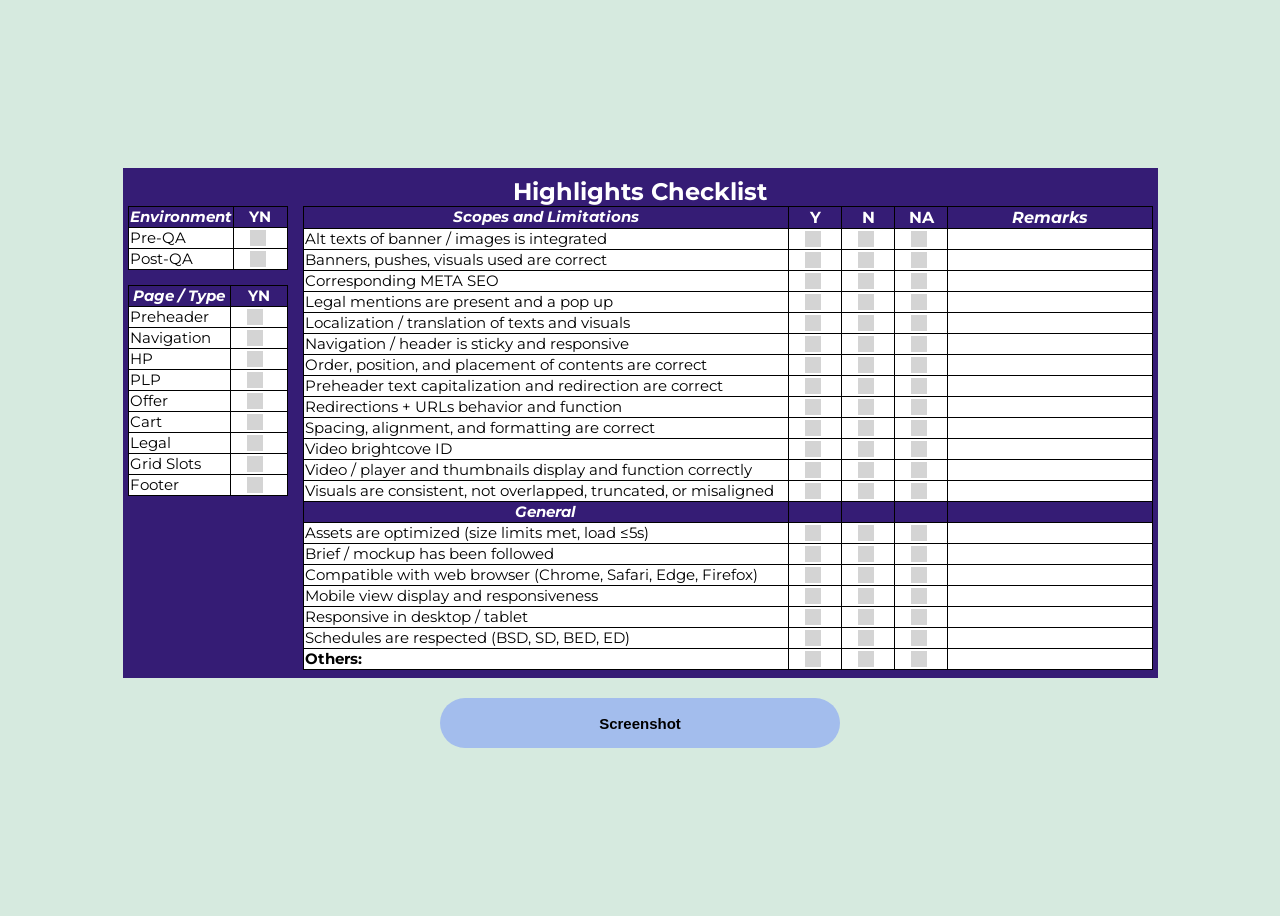
<file: shiseicore-checklist/highlights-checklist.html>
<!DOCTYPE html>

<head>
	<link rel="stylesheet" href="style.css">
	
</head>

<body >
	
<!-- Highlights Checklist Checklist Table -->
<div class="highlights_checklist_div" >
<div id="table" class="table-editable" >

	<h2 >Highlights Checklist</h2>

<div style="display: flex; align-items: flex-start; gap: 15px; ">

    <div style="display: flex; flex-direction: column; gap: 15px; width: 160px;">
        <!-- Environment table -->
        <table class="table table-bordered text-center" style="margin-bottom: 0;">
            <thead>
                <tr>
                    <th style="font-size:11pt; color:#ffffff"><i>Environment</i></th>
                    <th style="font-size:11pt; color:#ffffff">YN</th>
                </tr>
            </thead>
            <tbody>
                <tr>
                    <td style="text-align:left; font-size:11pt;">Pre-QA</td>
					<td> <label class="container"> <input type="checkbox" > <span class="checkmark"></span> </label> </td>
                </tr>
				<tr>
                    <td style="text-align:left; font-size:11pt; ">Post-QA</td>
					<td> <label class="container"> <input type="checkbox" > <span class="checkmark"></span> </label> </td>
                </tr>
            </tbody>
        </table>

		<!-- Page type table -->
        <table class="table table-bordered text-center" style="margin-bottom: 0;">
            <thead>
                <tr>
                    <th style="font-size:11pt; color:#ffffff"><i>Page / Type</i></th>
                    <th style="font-size:11pt; color:#ffffff">YN</th>
                </tr>
            </thead>
            <tbody>
                <tr>
                    <td style="text-align:left; font-size:11pt; ">Preheader</td>
                    <td> <label class="container"> <input type="checkbox" > <span class="checkmark"></span> </label> </td>
                </tr>
				<tr>
                    <td style="text-align:left; font-size:11pt; ">Navigation</td>
                    <td> <label class="container"> <input type="checkbox" > <span class="checkmark"></span> </label> </td>
                </tr>
				<tr>
                    <td style="text-align:left; font-size:11pt; ">HP</td>
                    <td> <label class="container"> <input type="checkbox" > <span class="checkmark"></span> </label> </td>
                </tr>
				<tr>
                    <td style="text-align:left; font-size:11pt; ">PLP</td>
                    <td> <label class="container"> <input type="checkbox" > <span class="checkmark"></span> </label> </td>
                </tr>
				<tr>
                    <td style="text-align:left; font-size:11pt; ">Offer</td>
                    <td> <label class="container"> <input type="checkbox" > <span class="checkmark"></span> </label> </td>
                </tr>
				<tr>
                    <td style="text-align:left; font-size:11pt; ">Cart</td>
                    <td> <label class="container"> <input type="checkbox" > <span class="checkmark"></span> </label> </td>
                </tr>
				<tr>
                    <td style="text-align:left; font-size:11pt; ">Legal</td>
                    <td> <label class="container"> <input type="checkbox" > <span class="checkmark"></span> </label> </td>
                </tr>
				<tr>
                    <td style="text-align:left; font-size:11pt; ">Grid Slots</td>
                    <td> <label class="container"> <input type="checkbox" > <span class="checkmark"></span> </label> </td>
                </tr>
                <tr>
                    <td style="text-align:left; font-size:11pt; ">Footer</td>
                    <td> <label class="container"> <input type="checkbox" > <span class="checkmark"></span> </label> </td>
                </tr>
            </tbody>
        </table>
    </div>

    <div style="flex-grow: 1;">
		<!-- Checklist table -->
        <table class="table table-bordered" style="width: 850px;">
            <thead>
                <tr >
                    <th class="text-center" style="font-size:11pt; width: 60%; color:#ffffff"><i>Scopes and Limitations</i></th>
                    <th class="text-center" style="width: 5%; color:#ffffff">Y</th>
                    <th class="text-center" style="width: 5%; color:#ffffff">N</th>
                    <th class="text-center" style="width: 5%; color:#ffffff">NA</th>
                    <th class="text-center" style="width: 40%; color:#ffffff"><i>Remarks</i></th>
                </tr>
            </thead>
            <tbody>
                <tr>
                    <td style="text-align:left; font-size:11pt; ">Alt texts of banner / images is integrated</td>
                    <td> <label class="container"> <input type="checkbox" > <span class="checkmark"></span> </label> </td>
                    <td> <label class="container"> <input type="checkbox" > <span class="checkmark"></span> </label> </td>
                    <td> <label class="container"> <input type="checkbox" > <span class="checkmark"></span> </label> </td>
                    <td contenteditable="true" style="text-align:left; font-size:11pt; "></td>
                </tr>
                <tr>
                    <td style="text-align:left; font-size:11pt; ">Banners, pushes, visuals used are correct</td>
                    <td> <label class="container"> <input type="checkbox" > <span class="checkmark"></span> </label> </td>
                    <td> <label class="container"> <input type="checkbox" > <span class="checkmark"></span> </label> </td>
                    <td> <label class="container"> <input type="checkbox" > <span class="checkmark"></span> </label> </td>
                    <td contenteditable="true" style="text-align:left; font-size:11pt; "></td>
                </tr>
                <tr>
                    <td style="text-align:left; font-size:11pt; ">Corresponding META SEO</td>
                    <td> <label class="container"> <input type="checkbox" > <span class="checkmark"></span> </label> </td>
                    <td> <label class="container"> <input type="checkbox" > <span class="checkmark"></span> </label> </td>
                    <td> <label class="container"> <input type="checkbox" > <span class="checkmark"></span> </label> </td>
                    <td contenteditable="true" style="text-align:left; font-size:11pt; "></td>
                </tr>
                <tr>
                    <td style="text-align:left; font-size:11pt; ">Legal mentions are present and a pop up</td>
                    <td> <label class="container"> <input type="checkbox" > <span class="checkmark"></span> </label> </td>
                    <td> <label class="container"> <input type="checkbox" > <span class="checkmark"></span> </label> </td>
                    <td> <label class="container"> <input type="checkbox" > <span class="checkmark"></span> </label> </td>
                    <td contenteditable="true" style="text-align:left; font-size:11pt; "></td>
                </tr>
                <tr>
                    <td style="text-align:left; font-size:11pt; ">Localization / translation of texts and visuals</td>
                    <td> <label class="container"> <input type="checkbox" > <span class="checkmark"></span> </label> </td>
                    <td> <label class="container"> <input type="checkbox" > <span class="checkmark"></span> </label> </td>
                    <td> <label class="container"> <input type="checkbox" > <span class="checkmark"></span> </label> </td>
                    <td contenteditable="true" style="text-align:left; font-size:11pt; "></td>
                </tr>
                <tr>
                    <td style="text-align:left; font-size:11pt; ">Navigation / header is sticky and responsive</td>
                    <td> <label class="container"> <input type="checkbox" > <span class="checkmark"></span> </label> </td>
                    <td> <label class="container"> <input type="checkbox" > <span class="checkmark"></span> </label> </td>
                    <td> <label class="container"> <input type="checkbox" > <span class="checkmark"></span> </label> </td>
                    <td contenteditable="true" style="text-align:left; font-size:11pt; "></td>
                </tr>
                <tr>
                    <td style="text-align:left; font-size:11pt; ">Order, position, and placement of contents are correct</td>
                    <td> <label class="container"> <input type="checkbox" > <span class="checkmark"></span> </label> </td>
                    <td> <label class="container"> <input type="checkbox" > <span class="checkmark"></span> </label> </td>
                    <td> <label class="container"> <input type="checkbox" > <span class="checkmark"></span> </label> </td>
                    <td contenteditable="true" style="text-align:left; font-size:11pt; "></td>
                </tr>
                <tr>
                    <td style="text-align:left; font-size:11pt; ">Preheader text capitalization and redirection are correct</td>
                    <td> <label class="container"> <input type="checkbox" > <span class="checkmark"></span> </label> </td>
                    <td> <label class="container"> <input type="checkbox" > <span class="checkmark"></span> </label> </td>
                    <td> <label class="container"> <input type="checkbox" > <span class="checkmark"></span> </label> </td>
                    <td contenteditable="true" style="text-align:left; font-size:11pt; "></td>
                </tr>
                <tr>
                    <td style="text-align:left; font-size:11pt; ">Redirections + URLs behavior and function</td>
                    <td> <label class="container"> <input type="checkbox" > <span class="checkmark"></span> </label> </td>
                    <td> <label class="container"> <input type="checkbox" > <span class="checkmark"></span> </label> </td>
                    <td> <label class="container"> <input type="checkbox" > <span class="checkmark"></span> </label> </td>
                    <td contenteditable="true" style="text-align:left; font-size:11pt; "></td>
                </tr>
                <tr>
                    <td style="text-align:left; font-size:11pt; ">Spacing, alignment, and formatting are correct</td>
                    <td> <label class="container"> <input type="checkbox" > <span class="checkmark"></span> </label> </td>
                    <td> <label class="container"> <input type="checkbox" > <span class="checkmark"></span> </label> </td>
                    <td> <label class="container"> <input type="checkbox" > <span class="checkmark"></span> </label> </td>
                    <td contenteditable="true" style="text-align:left; font-size:11pt; "></td>
                </tr>
                <tr>
                    <td style="text-align:left; font-size:11pt; ">Video brightcove ID</td>
                    <td> <label class="container"> <input type="checkbox" > <span class="checkmark"></span> </label> </td>
                    <td> <label class="container"> <input type="checkbox" > <span class="checkmark"></span> </label> </td>
                    <td> <label class="container"> <input type="checkbox" > <span class="checkmark"></span> </label> </td>
                    <td contenteditable="true" style="text-align:left; font-size:11pt; "></td>
                </tr>
                <tr>
                    <td style="text-align:left; font-size:11pt; ">Video / player and thumbnails display and function correctly</td>
                    <td> <label class="container"> <input type="checkbox" > <span class="checkmark"></span> </label> </td>
                    <td> <label class="container"> <input type="checkbox" > <span class="checkmark"></span> </label> </td>
                    <td> <label class="container"> <input type="checkbox" > <span class="checkmark"></span> </label> </td>
                    <td contenteditable="true" style="text-align:left; font-size:11pt; "></td>
                </tr>
                <tr>
                    <td style="text-align:left; font-size:11pt; ">Visuals are consistent, not overlapped, truncated, or misaligned</td>
                    <td> <label class="container"> <input type="checkbox" > <span class="checkmark"></span> </label> </td>
                    <td> <label class="container"> <input type="checkbox" > <span class="checkmark"></span> </label> </td>
                    <td> <label class="container"> <input type="checkbox" > <span class="checkmark"></span> </label> </td>
                    <td contenteditable="true" style="text-align:left; font-size:11pt; "></td>
                </tr>

                <!-- General -->
				<tr>
					<th class="text-center" style="font-size:11pt; width: 50%; color:#ffffff"><i>General</i></th>
                    <td style="background-color:#351c75;"></td>
                    <td style="background-color:#351c75;"></td>
                    <td style="background-color:#351c75;"></td>
                    <td style="background-color:#351c75;"></td> 
                </tr>
				<tr>
                    <td style="text-align:left; font-size:11pt; ">Assets are optimized (size limits met, load ≤5s)</td>
                    <td> <label class="container"> <input type="checkbox" > <span class="checkmark"></span> </label> </td>
                    <td> <label class="container"> <input type="checkbox" > <span class="checkmark"></span> </label> </td>
                    <td> <label class="container"> <input type="checkbox" > <span class="checkmark"></span> </label> </td>
                    <td contenteditable="true" style="text-align:left; font-size:11pt; "></td>
                </tr>
				<tr>
                    <td style="text-align:left; font-size:11pt; ">Brief / mockup has been followed</td>
                    <td> <label class="container"> <input type="checkbox" > <span class="checkmark"></span> </label> </td>
                    <td> <label class="container"> <input type="checkbox" > <span class="checkmark"></span> </label> </td>
                    <td> <label class="container"> <input type="checkbox" > <span class="checkmark"></span> </label> </td>
                    <td contenteditable="true" style="text-align:left; font-size:11pt; "></td>
                </tr>
                <tr>
                    <td style="text-align:left; font-size:11pt; ">Compatible with web browser (Chrome, Safari, Edge, Firefox)</td>
                    <td> <label class="container"> <input type="checkbox" > <span class="checkmark"></span> </label> </td>
                    <td> <label class="container"> <input type="checkbox" > <span class="checkmark"></span> </label> </td>
                    <td> <label class="container"> <input type="checkbox" > <span class="checkmark"></span> </label> </td>
                    <td contenteditable="true" style="text-align:left; font-size:11pt; "></td>
                </tr>
                <tr>
                    <td style="text-align:left; font-size:11pt; ">Mobile view display and responsiveness</td>
                    <td> <label class="container"> <input type="checkbox" > <span class="checkmark"></span> </label> </td>
                    <td> <label class="container"> <input type="checkbox" > <span class="checkmark"></span> </label> </td>
                    <td> <label class="container"> <input type="checkbox" > <span class="checkmark"></span> </label> </td>
                    <td contenteditable="true" style="text-align:left; font-size:11pt; "></td>
                </tr>
                <tr>
                    <td style="text-align:left; font-size:11pt; ">Responsive in desktop / tablet</td>
                    <td> <label class="container"> <input type="checkbox" > <span class="checkmark"></span> </label> </td>
                    <td> <label class="container"> <input type="checkbox" > <span class="checkmark"></span> </label> </td>
                    <td> <label class="container"> <input type="checkbox" > <span class="checkmark"></span> </label> </td>
                    <td contenteditable="true" style="text-align:left; font-size:11pt; "></td>
                </tr>
                <tr>
                    <td style="text-align:left; font-size:11pt; ">Schedules are respected (BSD, SD, BED, ED)        </td>
                    <td> <label class="container"> <input type="checkbox" > <span class="checkmark"></span> </label> </td>
                    <td> <label class="container"> <input type="checkbox" > <span class="checkmark"></span> </label> </td>
                    <td> <label class="container"> <input type="checkbox" > <span class="checkmark"></span> </label> </td>
                    <td contenteditable="true" style="text-align:left; font-size:11pt; "></td>
                </tr>
				<tr>
                    <td style="text-align:left; font-size:11pt; font-weight:bold;">Others:  </td>
                    <td> <label class="container"> <input type="checkbox" > <span class="checkmark"></span> </label> </td>
                    <td> <label class="container"> <input type="checkbox" > <span class="checkmark"></span> </label> </td>
                    <td> <label class="container"> <input type="checkbox" > <span class="checkmark"></span> </label> </td>
                    <td contenteditable="true" style="text-align:left; font-size:11pt; "></td>
                </tr>

				
            </tbody>
        </table>
    </div>

</div>
</table>
</div>
</div>
<button class="takeImageBtn takeImageBtn1" >Screenshot</button>
<!-- End Checklist table -->

</body>
</html>

<script src="./html2canvas.js"></script>
<script src="./index.js"></script>
</file>
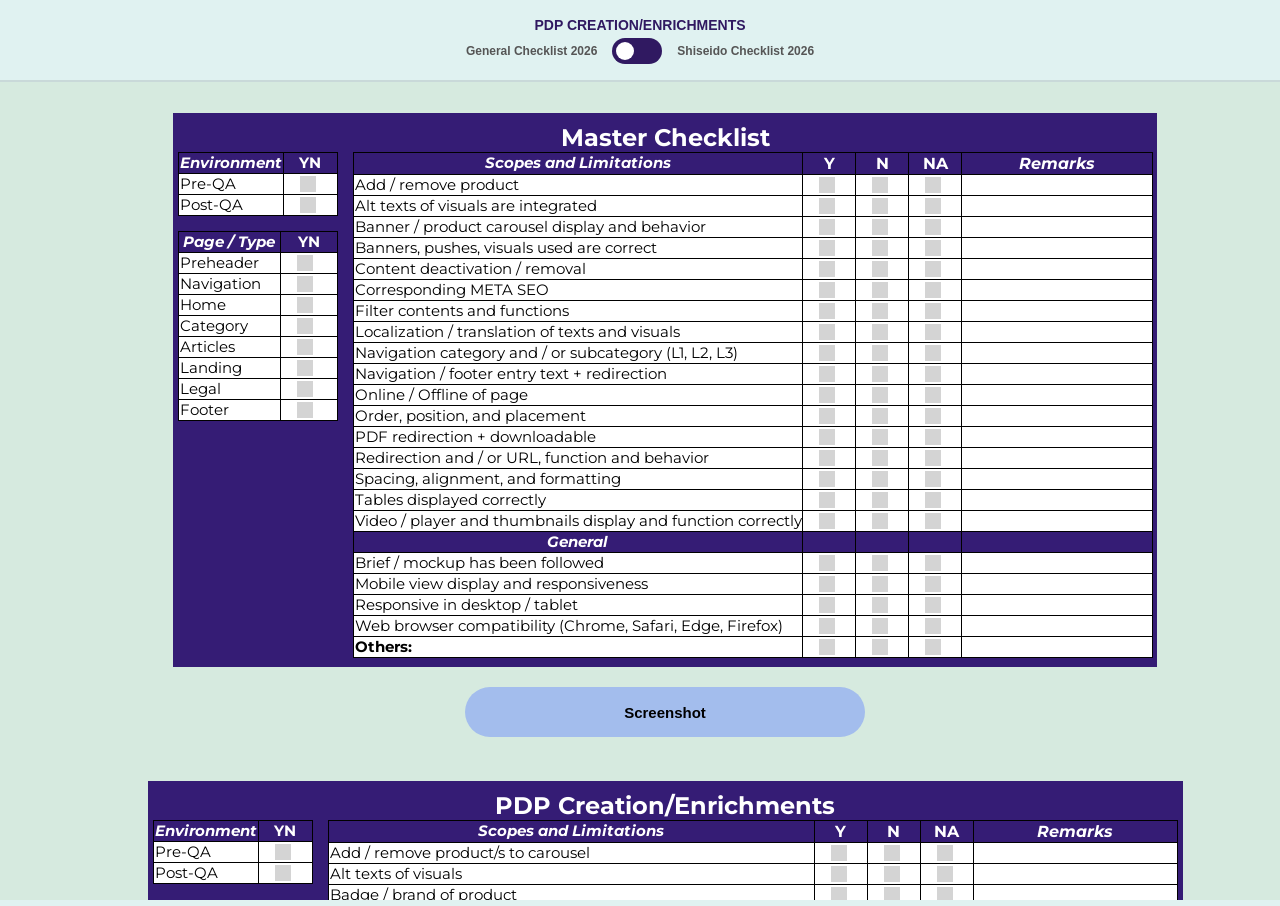
<file: shiseicore-checklist/indextest.html>
<!DOCTYPE html>
<html lang="en">
<head>
    <meta charset="UTF-8">
    <meta name="viewport" content="width=device-width, initial-scale=1.0">
    <title>QA Project Hub</title>
    <style>
        :root {
            --bg-color: #e0f2f1;
            --purple-primary: #301961;
        }

        body, html {
            margin: 0;
            padding: 0;
            height: 100%;
            font-family: sans-serif;
            background-color: var(--bg-color);
            overflow: hidden; /* Prevents double scrollbars */
        }

        /* Header Navigation Area */
        .nav-header {
            height: 80px;
            display: flex;
            flex-direction: column;
            align-items: center;
            justify-content: center;
            background: var(--bg-color);
            border-bottom: 2px solid rgba(0,0,0,0.1);
        }

        .title {
            font-size: 14px;
            font-weight: bold;
            color: var(--purple-primary);
            margin-bottom: 5px;
            text-transform: uppercase;
        }

        /* The Toggle Switch */
        .switch-container {
            display: flex;
            align-items: center;
            gap: 15px;
        }

        .switch {
            position: relative;
            display: inline-block;
            width: 50px;
            height: 26px;
        }

        .switch input { opacity: 0; width: 0; height: 0; }

        .slider {
            position: absolute;
            cursor: pointer;
            top: 0; left: 0; right: 0; bottom: 0;
            background-color: var(--purple-primary);
            transition: .4s;
            border-radius: 34px;
        }

        .slider:before {
            position: absolute;
            content: "";
            height: 18px; width: 18px;
            left: 4px; bottom: 4px;
            background-color: white;
            transition: .4s;
            border-radius: 50%;
        }

        input:checked + .slider { background-color: #000; }
        input:checked + .slider:before { transform: translateX(24px); }

        .label-text {
            font-size: 12px;
            font-weight: 600;
            color: #555;
        }

        /* The Content Frame */
        #content-frame {
            width: 100%;
            height: calc(100vh - 80px); /* Fill the rest of the screen */
            border: none;
        }
    </style>
</head>
<body>

    <div class="nav-header">
        <div class="title" id="current-view">PDP Creation/Enrichments</div>
        <div class="switch-container">
            <span class="label-text">General Checklist 2026</span>
            <label class="switch">
                <input type="checkbox" id="viewToggle" onchange="switchPage()">
                <span class="slider"></span>
            </label>
            <span class="label-text">Shiseido Checklist 2026</span>
        </div>
    </div>

    <iframe id="content-frame" src="general-checklist-index.html"></iframe>

    <script>
        function switchPage() {
            const toggle = document.getElementById('viewToggle');
            const frame = document.getElementById('content-frame');
            const title = document.getElementById('current-view');

            if (toggle.checked) {
                // Switch to Shiseido Checklist 2026
                frame.src = "shiseido-checklist-index.html";
                title.innerText = "Shiseido Checklist 2026";



            } else {
                // Switch back to General Checklist 2026
                frame.src = "general-checklist-index.html";
                // frame.src = "pdp-creation-checklist.html";
                title.innerText = "General Checklist 2026";
            }
        }
    </script>

</body>
</html>
</file>
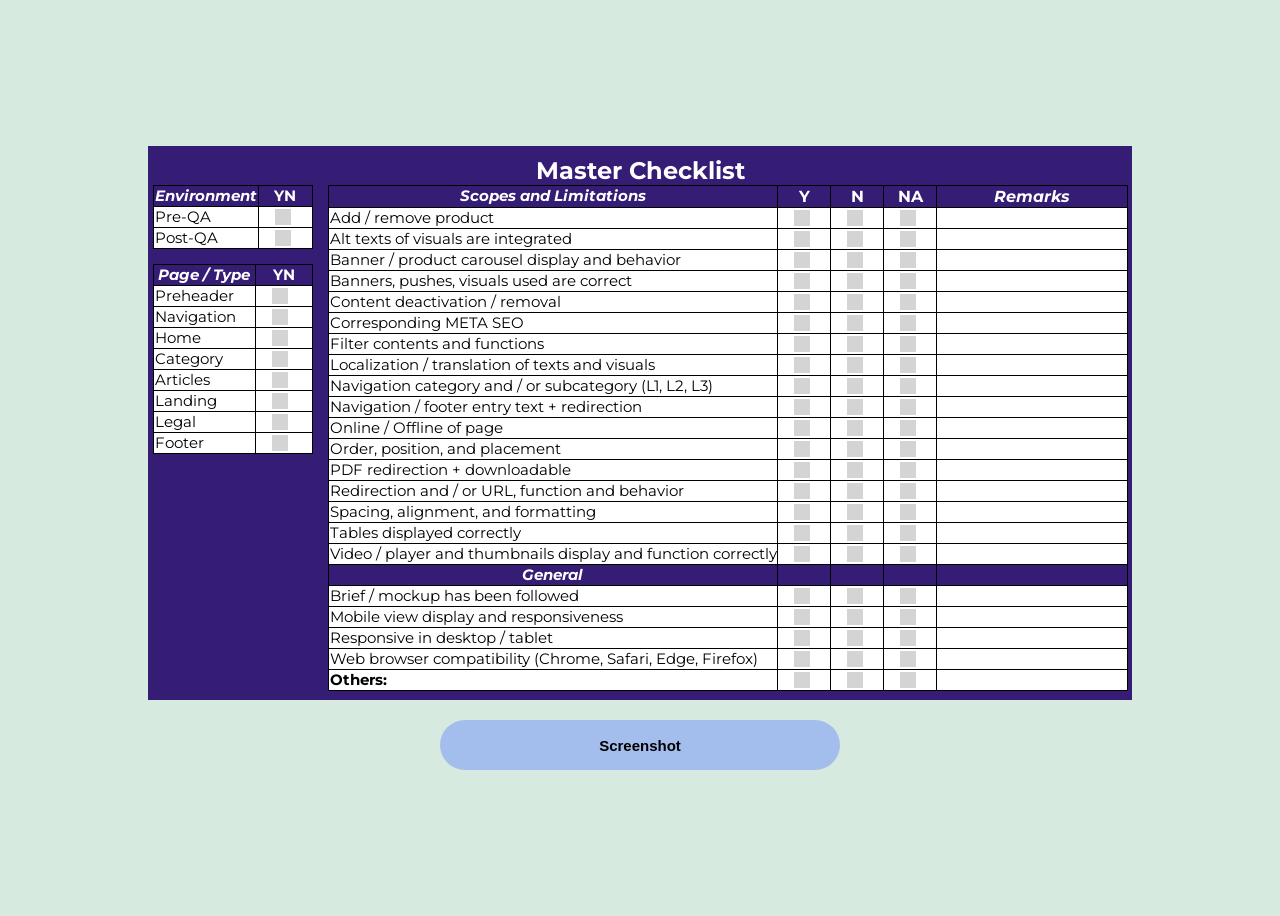
<file: shiseicore-checklist/master-checklist.html>
<!DOCTYPE html>

<head>
	<link rel="stylesheet" href="style.css">
	
</head>

<body >
	
<!-- Master Checklist Checklist Table -->
<div class="master_checklist_div" >
<div id="table" class="table-editable" >

	<h2 >Master Checklist</h2>

<div style="display: flex; align-items: flex-start; gap: 15px; ">

    <div style="display: flex; flex-direction: column; gap: 15px; width: 160px;">
        <!-- Environment table -->
        <table class="table table-bordered text-center" style="margin-bottom: 0;">
            <thead>
                <tr>
                    <th style="font-size:11pt; color:#ffffff"><i>Environment</i></th>
                    <th style="font-size:11pt; color:#ffffff">YN</th>
                </tr>
            </thead>
            <tbody>
                <tr>
                    <td style="text-align:left; font-size:11pt;">Pre-QA</td>
					<td> <label class="container"> <input type="checkbox" > <span class="checkmark"></span> </label> </td>
                </tr>
				<tr>
                    <td style="text-align:left; font-size:11pt; ">Post-QA</td>
					<td> <label class="container"> <input type="checkbox" > <span class="checkmark"></span> </label> </td>
                </tr>
            </tbody>
        </table>

		<!-- Page type table -->
        <table class="table table-bordered text-center" style="margin-bottom: 0;">
            <thead>
                <tr>
                    <th style="font-size:11pt; color:#ffffff"><i>Page / Type</i></th>
                    <th style="font-size:11pt; color:#ffffff">YN</th>
                </tr>
            </thead>
            <tbody>
                <tr>
                    <td style="text-align:left; font-size:11pt; ">Preheader</td>
                    <td> <label class="container"> <input type="checkbox" > <span class="checkmark"></span> </label> </td>
                </tr>
				<tr>
                    <td style="text-align:left; font-size:11pt; ">Navigation</td>
                    <td> <label class="container"> <input type="checkbox" > <span class="checkmark"></span> </label> </td>
                </tr>
				<tr>
                    <td style="text-align:left; font-size:11pt; ">Home</td>
                    <td> <label class="container"> <input type="checkbox" > <span class="checkmark"></span> </label> </td>
                </tr>
				<tr>
                    <td style="text-align:left; font-size:11pt; ">Category</td>
                    <td> <label class="container"> <input type="checkbox" > <span class="checkmark"></span> </label> </td>
                </tr>
				<tr>
                    <td style="text-align:left; font-size:11pt; ">Articles</td>
                    <td> <label class="container"> <input type="checkbox" > <span class="checkmark"></span> </label> </td>
                </tr>
				<tr>
                    <td style="text-align:left; font-size:11pt; ">Landing</td>
                    <td> <label class="container"> <input type="checkbox" > <span class="checkmark"></span> </label> </td>
                </tr>
				<tr>
                    <td style="text-align:left; font-size:11pt; ">Legal</td>
                    <td> <label class="container"> <input type="checkbox" > <span class="checkmark"></span> </label> </td>
                </tr>
				<tr>
                    <td style="text-align:left; font-size:11pt; ">Footer</td>
                    <td> <label class="container"> <input type="checkbox" > <span class="checkmark"></span> </label> </td>
                </tr>
            </tbody>
        </table>
    </div>

    <div style="flex-grow: 1;">
		<!-- Checklist table -->
        <table class="table table-bordered" style="width: 800px;">
            <thead>
                <tr >
                    <th class="text-center" style="font-size:11pt; width: 60%; color:#ffffff"><i>Scopes and Limitations</i></th>
                    <th class="text-center" style="width: 5%; color:#ffffff">Y</th>
                    <th class="text-center" style="width: 5%; color:#ffffff">N</th>
                    <th class="text-center" style="width: 5%; color:#ffffff">NA</th>
                    <th class="text-center" style="width: 40%; color:#ffffff"><i>Remarks</i></th>
                </tr>
            </thead>
            <tbody>
                <tr>
                    <td style="text-align:left; font-size:11pt; ">Add / remove product</td>
                    <td> <label class="container"> <input type="checkbox" > <span class="checkmark"></span> </label> </td>
                    <td> <label class="container"> <input type="checkbox" > <span class="checkmark"></span> </label> </td>
                    <td> <label class="container"> <input type="checkbox" > <span class="checkmark"></span> </label> </td>
                    <td contenteditable="true" style="text-align:left; font-size:11pt; "></td>
                </tr>
                <tr>
                    <td style="text-align:left; font-size:11pt; ">Alt texts of visuals are integrated</td>
                    <td> <label class="container"> <input type="checkbox" > <span class="checkmark"></span> </label> </td>
                    <td> <label class="container"> <input type="checkbox" > <span class="checkmark"></span> </label> </td>
                    <td> <label class="container"> <input type="checkbox" > <span class="checkmark"></span> </label> </td>
                    <td contenteditable="true" style="text-align:left; font-size:11pt; "></td>
                </tr>
				<tr>
                    <td style="text-align:left; font-size:11pt; ">Banner / product carousel display and behavior</td>
                    <td> <label class="container"> <input type="checkbox" > <span class="checkmark"></span> </label> </td>
                    <td> <label class="container"> <input type="checkbox" > <span class="checkmark"></span> </label> </td>
                    <td> <label class="container"> <input type="checkbox" > <span class="checkmark"></span> </label> </td>
                    <td contenteditable="true" style="text-align:left; font-size:11pt; "></td>
                </tr>
				<tr>
                    <td style="text-align:left; font-size:11pt; ">Banners, pushes, visuals used are correct</td>
                    <td> <label class="container"> <input type="checkbox" > <span class="checkmark"></span> </label> </td>
                    <td> <label class="container"> <input type="checkbox" > <span class="checkmark"></span> </label> </td>
                    <td> <label class="container"> <input type="checkbox" > <span class="checkmark"></span> </label> </td>
                    <td contenteditable="true" style="text-align:left; font-size:11pt; "></td>
                </tr>
				<tr>
                    <td style="text-align:left; font-size:11pt; ">Content deactivation / removal</td>
                    <td> <label class="container"> <input type="checkbox" > <span class="checkmark"></span> </label> </td>
                    <td> <label class="container"> <input type="checkbox" > <span class="checkmark"></span> </label> </td>
                    <td> <label class="container"> <input type="checkbox" > <span class="checkmark"></span> </label> </td>
                    <td contenteditable="true" style="text-align:left; font-size:11pt; "></td>
                </tr>
				<tr>
                    <td style="text-align:left; font-size:11pt; ">Corresponding META SEO</td>
                    <td> <label class="container"> <input type="checkbox" > <span class="checkmark"></span> </label> </td>
                    <td> <label class="container"> <input type="checkbox" > <span class="checkmark"></span> </label> </td>
                    <td> <label class="container"> <input type="checkbox" > <span class="checkmark"></span> </label> </td>
                    <td contenteditable="true" style="text-align:left; font-size:11pt; "></td>
                </tr>
				<tr>
                    <td style="text-align:left; font-size:11pt; ">Filter contents and functions</td>
                    <td> <label class="container"> <input type="checkbox" > <span class="checkmark"></span> </label> </td>
                    <td> <label class="container"> <input type="checkbox" > <span class="checkmark"></span> </label> </td>
                    <td> <label class="container"> <input type="checkbox" > <span class="checkmark"></span> </label> </td>
                    <td contenteditable="true" style="text-align:left; font-size:11pt; "></td>
                </tr>
				<tr>
                    <td style="text-align:left; font-size:11pt; ">Localization / translation of texts and visuals</td>
                    <td> <label class="container"> <input type="checkbox" > <span class="checkmark"></span> </label> </td>
                    <td> <label class="container"> <input type="checkbox" > <span class="checkmark"></span> </label> </td>
                    <td> <label class="container"> <input type="checkbox" > <span class="checkmark"></span> </label> </td>
                    <td contenteditable="true" style="text-align:left; font-size:11pt; "></td>
                </tr>
				<tr>
                    <td style="text-align:left; font-size:11pt; ">Navigation category and / or subcategory (L1, L2, L3)</td>
                    <td> <label class="container"> <input type="checkbox" > <span class="checkmark"></span> </label> </td>
                    <td> <label class="container"> <input type="checkbox" > <span class="checkmark"></span> </label> </td>
                    <td> <label class="container"> <input type="checkbox" > <span class="checkmark"></span> </label> </td>
                    <td contenteditable="true" style="text-align:left; font-size:11pt; "></td>
                </tr>
				<tr>
                    <td style="text-align:left; font-size:11pt; ">Navigation / footer  entry text + redirection</td>
                    <td> <label class="container"> <input type="checkbox" > <span class="checkmark"></span> </label> </td>
                    <td> <label class="container"> <input type="checkbox" > <span class="checkmark"></span> </label> </td>
                    <td> <label class="container"> <input type="checkbox" > <span class="checkmark"></span> </label> </td>
                    <td contenteditable="true" style="text-align:left; font-size:11pt; "></td>
                </tr>
				<tr>
                    <td style="text-align:left; font-size:11pt; ">Online / Offline of page</td>
                    <td> <label class="container"> <input type="checkbox" > <span class="checkmark"></span> </label> </td>
                    <td> <label class="container"> <input type="checkbox" > <span class="checkmark"></span> </label> </td>
                    <td> <label class="container"> <input type="checkbox" > <span class="checkmark"></span> </label> </td>
                    <td contenteditable="true" style="text-align:left; font-size:11pt; "></td>
                </tr>
				<tr>
                    <td style="text-align:left; font-size:11pt; ">Order, position, and placement</td>
                    <td> <label class="container"> <input type="checkbox" > <span class="checkmark"></span> </label> </td>
                    <td> <label class="container"> <input type="checkbox" > <span class="checkmark"></span> </label> </td>
                    <td> <label class="container"> <input type="checkbox" > <span class="checkmark"></span> </label> </td>
                    <td contenteditable="true" style="text-align:left; font-size:11pt; "></td>
                </tr>
				<tr>
                    <td style="text-align:left; font-size:11pt; ">PDF redirection + downloadable</td>
                    <td> <label class="container"> <input type="checkbox" > <span class="checkmark"></span> </label> </td>
                    <td> <label class="container"> <input type="checkbox" > <span class="checkmark"></span> </label> </td>
                    <td> <label class="container"> <input type="checkbox" > <span class="checkmark"></span> </label> </td>
                    <td contenteditable="true" style="text-align:left; font-size:11pt; "></td>
                </tr>
				<tr>
                    <td style="text-align:left; font-size:11pt; ">Redirection and / or URL, function and behavior</td>
                    <td> <label class="container"> <input type="checkbox" > <span class="checkmark"></span> </label> </td>
                    <td> <label class="container"> <input type="checkbox" > <span class="checkmark"></span> </label> </td>
                    <td> <label class="container"> <input type="checkbox" > <span class="checkmark"></span> </label> </td>
                    <td contenteditable="true" style="text-align:left; font-size:11pt; "></td>
                </tr>
				<tr>
                    <td style="text-align:left; font-size:11pt; ">Spacing, alignment, and formatting</td>
                    <td> <label class="container"> <input type="checkbox" > <span class="checkmark"></span> </label> </td>
                    <td> <label class="container"> <input type="checkbox" > <span class="checkmark"></span> </label> </td>
                    <td> <label class="container"> <input type="checkbox" > <span class="checkmark"></span> </label> </td>
                    <td contenteditable="true" style="text-align:left; font-size:11pt; "></td>
                </tr>
				<tr>
                    <td style="text-align:left; font-size:11pt; ">Tables displayed correctly</td>
                    <td> <label class="container"> <input type="checkbox" > <span class="checkmark"></span> </label> </td>
                    <td> <label class="container"> <input type="checkbox" > <span class="checkmark"></span> </label> </td>
                    <td> <label class="container"> <input type="checkbox" > <span class="checkmark"></span> </label> </td>
                    <td contenteditable="true" style="text-align:left; font-size:11pt; "></td>
                </tr>
				<tr>
                    <td style="text-align:left; font-size:11pt; ">Video / player and thumbnails display and function correctly</td>
                    <td> <label class="container"> <input type="checkbox" > <span class="checkmark"></span> </label> </td>
                    <td> <label class="container"> <input type="checkbox" > <span class="checkmark"></span> </label> </td>
                    <td> <label class="container"> <input type="checkbox" > <span class="checkmark"></span> </label> </td>
                    <td contenteditable="true" style="text-align:left; font-size:11pt; "></td>
                </tr>

                <!-- General -->
				<tr>
					<th class="text-center" style="font-size:11pt; width: 50%; color:#ffffff"><i>General</i></th>
                    <td style="background-color:#351c75;"></td>
                    <td style="background-color:#351c75;"></td>
                    <td style="background-color:#351c75;"></td>
                    <td style="background-color:#351c75;"></td> 
                </tr>
				<tr>
                    <td style="text-align:left; font-size:11pt; ">Brief / mockup has been followed</td>
                    <td> <label class="container"> <input type="checkbox" > <span class="checkmark"></span> </label> </td>
                    <td> <label class="container"> <input type="checkbox" > <span class="checkmark"></span> </label> </td>
                    <td> <label class="container"> <input type="checkbox" > <span class="checkmark"></span> </label> </td>
                    <td contenteditable="true" style="text-align:left; font-size:11pt; "></td>
                </tr>
				<tr>
                    <td style="text-align:left; font-size:11pt; ">Mobile view display and responsiveness</td>
                    <td> <label class="container"> <input type="checkbox" > <span class="checkmark"></span> </label> </td>
                    <td> <label class="container"> <input type="checkbox" > <span class="checkmark"></span> </label> </td>
                    <td> <label class="container"> <input type="checkbox" > <span class="checkmark"></span> </label> </td>
                    <td contenteditable="true" style="text-align:left; font-size:11pt; "></td>
                </tr>
				<tr>
                    <td style="text-align:left; font-size:11pt; ">Responsive in desktop / tablet</td>
                    <td> <label class="container"> <input type="checkbox" > <span class="checkmark"></span> </label> </td>
                    <td> <label class="container"> <input type="checkbox" > <span class="checkmark"></span> </label> </td>
                    <td> <label class="container"> <input type="checkbox" > <span class="checkmark"></span> </label> </td>
                    <td contenteditable="true" style="text-align:left; font-size:11pt; "></td>
                </tr>
				<tr>
                    <td style="text-align:left; font-size:11pt; ">Web browser compatibility (Chrome, Safari, Edge, Firefox)</td>
                    <td> <label class="container"> <input type="checkbox" > <span class="checkmark"></span> </label> </td>
                    <td> <label class="container"> <input type="checkbox" > <span class="checkmark"></span> </label> </td>
                    <td> <label class="container"> <input type="checkbox" > <span class="checkmark"></span> </label> </td>
                    <td contenteditable="true" style="text-align:left; font-size:11pt; "></td>
                </tr>
				<tr>
                    <td style="text-align:left; font-size:11pt; font-weight:bold;">Others:  </td>
                    <td> <label class="container"> <input type="checkbox" > <span class="checkmark"></span> </label> </td>
                    <td> <label class="container"> <input type="checkbox" > <span class="checkmark"></span> </label> </td>
                    <td> <label class="container"> <input type="checkbox" > <span class="checkmark"></span> </label> </td>
                    <td contenteditable="true" style="text-align:left; font-size:11pt; "></td>
                </tr>

				
            </tbody>
        </table>
    </div>

</div>
</table>
</div>
</div>
<button class="takeImageBtn takeImageBtn1" >Screenshot</button>
<!-- End Checklist table -->

</body>
</html>

<script src="./html2canvas.js"></script>
<script src="./index.js"></script>
</file>
<file: shiseicore-comment-template/adi/style.css>
@import url('https://fonts.googleapis.com/css2?family=Poppins:wght@200;300;400;500;600;700;800;900&display=swap');

* {
  margin: 0;
  padding: 0;
  box-sizing: border-box;
  font-family: "Poppins", sans-serif;
}

body {
  min-height: 100vh;
  background: #79ABFF;
  padding: 20px;
  display: flex;
  flex-direction: column; /* stack title + main layout */
  align-items: center;
}

.page-title {
  text-align: center;
  font-size: 2em;
  margin: 20px 0;
  font-weight: bold;
  color: #222;
}

/* New wrapper for two containers */
.main-layout {
  display: flex;
  justify-content: center;
  align-items: flex-start;
  gap: 30px;
  width: 100%;
  flex-wrap: wrap; /* stack on small screens */
}

.container {
  display: flex;
  flex-direction: column;
}

.text-box {
  position: relative;
  background: #fff;
  width: 650px;
  margin: 10px;
  padding: 0 20px 20px 20px;
  border-radius: 10px;
  box-shadow: 0 5px 20px rgb(1 1 1 / 10%);
}

.text-box .top-area {
  display: flex;
  justify-content: space-between;
  align-items: center;
  margin: 20px 0;
}

.text-box .top-area h2 {
  font-size: 1.5em;
  font-weight: 700;
}

/* Copy button styles */
.text-box .top-area .copy-btn-div1,
.text-box .top-area .copy-btn-div2,
.text-box .top-area .copy-btn-div3,
.text-box .top-area .copy-btn-div4,
.text-box .top-area .copy-btn-div5,
.text-box .top-area .copy-btn-div6, 
.text-box .top-area .copy-btn-div7, 
.text-box .top-area .copy-btn-div8 {
  background: #eee;
  color: #999;
  font-size: 1.5em;
  width: 52px;
  height: 52px;
  display: flex;
  justify-content: center;
  align-items: center;
  border-radius: 50%;
  cursor: pointer;
}

.text-box .top-area .copy-btn-div1:hover,
.text-box .top-area .copy-btn-div2:hover,
.text-box .top-area .copy-btn-div3:hover,
.text-box .top-area .copy-btn-div4:hover,
.text-box .top-area .copy-btn-div5:hover,
.text-box .top-area .copy-btn-div6:hover,
.text-box .top-area .copy-btn-div7:hover,
.text-box .top-area .copy-btn-div8:hover{
  color: #222;
}

/* Textarea */
.text-box textarea {
  width: 100%;
  min-height: 450px;
  font-size: 1em;
  padding: 10px;
  outline: none;
  resize: none;
  border-radius: 5px;
  border: 1px solid #5c5a5a;
}
</file>
<file: shiseicore-comment-template/ali/style.css>
@import url('https://fonts.googleapis.com/css2?family=Poppins:wght@200;300;400;500;600;700;800;900&display=swap');

* {
  margin: 0;
  padding: 0;
  box-sizing: border-box;
  font-family: "Poppins", sans-serif;
}

body {
  min-height: 100vh;
  background: #79ABFF;
  padding: 20px;
  display: flex;
  flex-direction: column; /* stack title + main layout */
  align-items: center;
}

.page-title {
  text-align: center;
  font-size: 2em;
  margin: 20px 0;
  font-weight: bold;
  color: #222;
}

/* New wrapper for two containers */
.main-layout {
  display: flex;
  justify-content: center;
  align-items: flex-start;
  gap: 30px;
  width: 100%;
  flex-wrap: wrap; /* stack on small screens */
}

.container {
  display: flex;
  flex-direction: column;
}

.text-box {
  position: relative;
  background: #fff;
  width: 650px;
  margin: 10px;
  padding: 0 20px 20px 20px;
  border-radius: 10px;
  box-shadow: 0 5px 20px rgb(1 1 1 / 10%);
}

.text-box .top-area {
  display: flex;
  justify-content: space-between;
  align-items: center;
  margin: 20px 0;
}

.text-box .top-area h2 {
  font-size: 1.5em;
  font-weight: 700;
}

/* Copy button styles */
.text-box .top-area .copy-btn-div1,
.text-box .top-area .copy-btn-div2,
.text-box .top-area .copy-btn-div3,
.text-box .top-area .copy-btn-div4,
.text-box .top-area .copy-btn-div5,
.text-box .top-area .copy-btn-div6, 
.text-box .top-area .copy-btn-div7, 
.text-box .top-area .copy-btn-div8 {
  background: #eee;
  color: #999;
  font-size: 1.5em;
  width: 52px;
  height: 52px;
  display: flex;
  justify-content: center;
  align-items: center;
  border-radius: 50%;
  cursor: pointer;
}

.text-box .top-area .copy-btn-div1:hover,
.text-box .top-area .copy-btn-div2:hover,
.text-box .top-area .copy-btn-div3:hover,
.text-box .top-area .copy-btn-div4:hover,
.text-box .top-area .copy-btn-div5:hover,
.text-box .top-area .copy-btn-div6:hover,
.text-box .top-area .copy-btn-div7:hover,
.text-box .top-area .copy-btn-div8:hover{
  color: #222;
}

/* Textarea */
.text-box textarea {
  width: 100%;
  min-height: 450px;
  font-size: 1em;
  padding: 10px;
  outline: none;
  resize: none;
  border-radius: 5px;
  border: 1px solid #5c5a5a;
}
</file>
<file: shiseicore-comment-template/darius/style.css>
@import url('https://fonts.googleapis.com/css2?family=Poppins:wght@200;300;400;500;600;700;800;900&display=swap');

* {
  margin: 0;
  padding: 0;
  box-sizing: border-box;
  font-family: "Poppins", sans-serif;
}

body {
  min-height: 100vh;
  background: #79ABFF;
  padding: 20px;
  display: flex;
  flex-direction: column; /* stack title + main layout */
  align-items: center;
}

.page-title {
  text-align: center;
  font-size: 2em;
  margin: 20px 0;
  font-weight: bold;
  color: #222;
}

/* New wrapper for two containers */
.main-layout {
  display: flex;
  justify-content: center;
  align-items: flex-start;
  gap: 30px;
  width: 100%;
  flex-wrap: wrap; /* stack on small screens */
}

.container {
  display: flex;
  flex-direction: column;
}

.text-box {
  position: relative;
  background: #fff;
  width: 650px;
  margin: 10px;
  padding: 0 20px 20px 20px;
  border-radius: 10px;
  box-shadow: 0 5px 20px rgb(1 1 1 / 10%);
}

.text-box .top-area {
  display: flex;
  justify-content: space-between;
  align-items: center;
  margin: 20px 0;
}

.text-box .top-area h2 {
  font-size: 1.5em;
  font-weight: 700;
}

/* Copy button styles */
.text-box .top-area .copy-btn-div1,
.text-box .top-area .copy-btn-div2,
.text-box .top-area .copy-btn-div3,
.text-box .top-area .copy-btn-div4,
.text-box .top-area .copy-btn-div5,
.text-box .top-area .copy-btn-div6, 
.text-box .top-area .copy-btn-div7, 
.text-box .top-area .copy-btn-div8 {
  background: #eee;
  color: #999;
  font-size: 1.5em;
  width: 52px;
  height: 52px;
  display: flex;
  justify-content: center;
  align-items: center;
  border-radius: 50%;
  cursor: pointer;
}

.text-box .top-area .copy-btn-div1:hover,
.text-box .top-area .copy-btn-div2:hover,
.text-box .top-area .copy-btn-div3:hover,
.text-box .top-area .copy-btn-div4:hover,
.text-box .top-area .copy-btn-div5:hover,
.text-box .top-area .copy-btn-div6:hover,
.text-box .top-area .copy-btn-div7:hover,
.text-box .top-area .copy-btn-div8:hover{
  color: #222;
}

/* Textarea */
.text-box textarea {
  width: 100%;
  min-height: 450px;
  font-size: 1em;
  padding: 10px;
  outline: none;
  resize: none;
  border-radius: 5px;
  border: 1px solid #5c5a5a;
}
</file>
<file: shiseicore-comment-template/eliza/style.css>
@import url('https://fonts.googleapis.com/css2?family=Poppins:wght@200;300;400;500;600;700;800;900&display=swap');

* {
  margin: 0;
  padding: 0;
  box-sizing: border-box;
  font-family: "Poppins", sans-serif;
}

body {
  min-height: 100vh;
  background: #79ABFF;
  padding: 20px;
  display: flex;
  flex-direction: column; /* stack title + main layout */
  align-items: center;
}

.page-title {
  text-align: center;
  font-size: 2em;
  margin: 20px 0;
  font-weight: bold;
  color: #222;
}

/* New wrapper for two containers */
.main-layout {
  display: flex;
  justify-content: center;
  align-items: flex-start;
  gap: 30px;
  width: 100%;
  flex-wrap: wrap; /* stack on small screens */
}

.container {
  display: flex;
  flex-direction: column;
}

.text-box {
  position: relative;
  background: #fff;
  width: 650px;
  margin: 10px;
  padding: 0 20px 20px 20px;
  border-radius: 10px;
  box-shadow: 0 5px 20px rgb(1 1 1 / 10%);
}

.text-box .top-area {
  display: flex;
  justify-content: space-between;
  align-items: center;
  margin: 20px 0;
}

.text-box .top-area h2 {
  font-size: 1.5em;
  font-weight: 700;
}

/* Copy button styles */
.text-box .top-area .copy-btn-div1,
.text-box .top-area .copy-btn-div2,
.text-box .top-area .copy-btn-div3,
.text-box .top-area .copy-btn-div4,
.text-box .top-area .copy-btn-div5,
.text-box .top-area .copy-btn-div6, 
.text-box .top-area .copy-btn-div7, 
.text-box .top-area .copy-btn-div8 {
  background: #eee;
  color: #999;
  font-size: 1.5em;
  width: 52px;
  height: 52px;
  display: flex;
  justify-content: center;
  align-items: center;
  border-radius: 50%;
  cursor: pointer;
}

.text-box .top-area .copy-btn-div1:hover,
.text-box .top-area .copy-btn-div2:hover,
.text-box .top-area .copy-btn-div3:hover,
.text-box .top-area .copy-btn-div4:hover,
.text-box .top-area .copy-btn-div5:hover,
.text-box .top-area .copy-btn-div6:hover,
.text-box .top-area .copy-btn-div7:hover,
.text-box .top-area .copy-btn-div8:hover{
  color: #222;
}

/* Textarea */
.text-box textarea {
  width: 100%;
  min-height: 450px;
  font-size: 1em;
  padding: 10px;
  outline: none;
  resize: none;
  border-radius: 5px;
  border: 1px solid #5c5a5a;
}
</file>
<file: shiseicore-comment-template/janusz/style.css>
@import url('https://fonts.googleapis.com/css2?family=Poppins:wght@200;300;400;500;600;700;800;900&display=swap');

* {
  margin: 0;
  padding: 0;
  box-sizing: border-box;
  font-family: "Poppins", sans-serif;
}

body {
  min-height: 100vh;
  background: #79ABFF;
  padding: 20px;
  display: flex;
  flex-direction: column; /* stack title + main layout */
  align-items: center;
}

.page-title {
  text-align: center;
  font-size: 2em;
  margin: 20px 0;
  font-weight: bold;
  color: #222;
}

/* New wrapper for two containers */
.main-layout {
  display: flex;
  justify-content: center;
  align-items: flex-start;
  gap: 30px;
  width: 100%;
  flex-wrap: wrap; /* stack on small screens */
}

.container {
  display: flex;
  flex-direction: column;
}

.text-box {
  position: relative;
  background: #fff;
  width: 650px;
  margin: 10px;
  padding: 0 20px 20px 20px;
  border-radius: 10px;
  box-shadow: 0 5px 20px rgb(1 1 1 / 10%);
}

.text-box .top-area {
  display: flex;
  justify-content: space-between;
  align-items: center;
  margin: 20px 0;
}

.text-box .top-area h2 {
  font-size: 1.5em;
  font-weight: 700;
}

/* Copy button styles */
.text-box .top-area .copy-btn-div1,
.text-box .top-area .copy-btn-div2,
.text-box .top-area .copy-btn-div3,
.text-box .top-area .copy-btn-div4,
.text-box .top-area .copy-btn-div5,
.text-box .top-area .copy-btn-div6, 
.text-box .top-area .copy-btn-div7, 
.text-box .top-area .copy-btn-div8 {
  background: #eee;
  color: #999;
  font-size: 1.5em;
  width: 52px;
  height: 52px;
  display: flex;
  justify-content: center;
  align-items: center;
  border-radius: 50%;
  cursor: pointer;
}

.text-box .top-area .copy-btn-div1:hover,
.text-box .top-area .copy-btn-div2:hover,
.text-box .top-area .copy-btn-div3:hover,
.text-box .top-area .copy-btn-div4:hover,
.text-box .top-area .copy-btn-div5:hover,
.text-box .top-area .copy-btn-div6:hover,
.text-box .top-area .copy-btn-div7:hover,
.text-box .top-area .copy-btn-div8:hover{
  color: #222;
}

/* Textarea */
.text-box textarea {
  width: 100%;
  min-height: 450px;
  font-size: 1em;
  padding: 10px;
  outline: none;
  resize: none;
  border-radius: 5px;
  border: 1px solid #5c5a5a;
}
</file>
<file: shiseicore-comment-template/miko/style.css>
@import url('https://fonts.googleapis.com/css2?family=Poppins:wght@200;300;400;500;600;700;800;900&display=swap');

* {
  margin: 0;
  padding: 0;
  box-sizing: border-box;
  font-family: "Poppins", sans-serif;
}

body {
  min-height: 100vh;
  background: #79ABFF;
  padding: 20px;
  display: flex;
  flex-direction: column; /* stack title + main layout */
  align-items: center;
}

.page-title {
  text-align: center;
  font-size: 2em;
  margin: 20px 0;
  font-weight: bold;
  color: #222;
}

/* New wrapper for two containers */
.main-layout {
  display: flex;
  justify-content: center;
  align-items: flex-start;
  gap: 30px;
  width: 100%;
  flex-wrap: wrap; /* stack on small screens */
}

.container {
  display: flex;
  flex-direction: column;
}

.text-box {
  position: relative;
  background: #fff;
  width: 650px;
  margin: 10px;
  padding: 0 20px 20px 20px;
  border-radius: 10px;
  box-shadow: 0 5px 20px rgb(1 1 1 / 10%);
}

.text-box .top-area {
  display: flex;
  justify-content: space-between;
  align-items: center;
  margin: 20px 0;
}

.text-box .top-area h2 {
  font-size: 1.5em;
  font-weight: 700;
}

/* Copy button styles */
.text-box .top-area .copy-btn-div1,
.text-box .top-area .copy-btn-div2,
.text-box .top-area .copy-btn-div3,
.text-box .top-area .copy-btn-div4,
.text-box .top-area .copy-btn-div5,
.text-box .top-area .copy-btn-div6, 
.text-box .top-area .copy-btn-div7, 
.text-box .top-area .copy-btn-div8 {
  background: #eee;
  color: #999;
  font-size: 1.5em;
  width: 52px;
  height: 52px;
  display: flex;
  justify-content: center;
  align-items: center;
  border-radius: 50%;
  cursor: pointer;
}

.text-box .top-area .copy-btn-div1:hover,
.text-box .top-area .copy-btn-div2:hover,
.text-box .top-area .copy-btn-div3:hover,
.text-box .top-area .copy-btn-div4:hover,
.text-box .top-area .copy-btn-div5:hover,
.text-box .top-area .copy-btn-div6:hover,
.text-box .top-area .copy-btn-div7:hover,
.text-box .top-area .copy-btn-div8:hover{
  color: #222;
}

/* Textarea */
.text-box textarea {
  width: 100%;
  min-height: 450px;
  font-size: 1em;
  padding: 10px;
  outline: none;
  resize: none;
  border-radius: 5px;
  border: 1px solid #5c5a5a;
}
</file>
<file: shiseicore-comment-template/peter/style.css>
@import url('https://fonts.googleapis.com/css2?family=Poppins:wght@200;300;400;500;600;700;800;900&display=swap');

* {
  margin: 0;
  padding: 0;
  box-sizing: border-box;
  font-family: "Poppins", sans-serif;
}

body {
  min-height: 100vh;
  background: #79ABFF;
  padding: 20px;
  display: flex;
  flex-direction: column; /* stack title + main layout */
  align-items: center;
}

.page-title {
  text-align: center;
  font-size: 2em;
  margin: 20px 0;
  font-weight: bold;
  color: #222;
}

/* New wrapper for two containers */
.main-layout {
  display: flex;
  justify-content: center;
  align-items: flex-start;
  gap: 30px;
  width: 100%;
  flex-wrap: wrap; /* stack on small screens */
}

.container {
  display: flex;
  flex-direction: column;
}

.text-box {
  position: relative;
  background: #fff;
  width: 650px;
  margin: 10px;
  padding: 0 20px 20px 20px;
  border-radius: 10px;
  box-shadow: 0 5px 20px rgb(1 1 1 / 10%);
}

.text-box .top-area {
  display: flex;
  justify-content: space-between;
  align-items: center;
  margin: 20px 0;
}

.text-box .top-area h2 {
  font-size: 1.5em;
  font-weight: 700;
}

/* Copy button styles */
.text-box .top-area .copy-btn-div1,
.text-box .top-area .copy-btn-div2,
.text-box .top-area .copy-btn-div3,
.text-box .top-area .copy-btn-div4,
.text-box .top-area .copy-btn-div5,
.text-box .top-area .copy-btn-div6, 
.text-box .top-area .copy-btn-div7, 
.text-box .top-area .copy-btn-div8 {
  background: #eee;
  color: #999;
  font-size: 1.5em;
  width: 52px;
  height: 52px;
  display: flex;
  justify-content: center;
  align-items: center;
  border-radius: 50%;
  cursor: pointer;
}

.text-box .top-area .copy-btn-div1:hover,
.text-box .top-area .copy-btn-div2:hover,
.text-box .top-area .copy-btn-div3:hover,
.text-box .top-area .copy-btn-div4:hover,
.text-box .top-area .copy-btn-div5:hover,
.text-box .top-area .copy-btn-div6:hover,
.text-box .top-area .copy-btn-div7:hover,
.text-box .top-area .copy-btn-div8:hover{
  color: #222;
}

/* Textarea */
.text-box textarea {
  width: 100%;
  min-height: 450px;
  font-size: 1em;
  padding: 10px;
  outline: none;
  resize: none;
  border-radius: 5px;
  border: 1px solid #5c5a5a;
}
</file>
<file: shiseicore-comment-template/template/style.css>
@import url('https://fonts.googleapis.com/css2?family=Poppins:wght@200;300;400;500;600;700;800;900&display=swap');

* {
  margin: 0;
  padding: 0;
  box-sizing: border-box;
  font-family: "Poppins", sans-serif;
}

body {
  min-height: 100vh;
  background: #79ABFF;
  padding: 20px;
  display: flex;
  flex-direction: column; /* stack title + main layout */
  align-items: center;
}

.page-title {
  text-align: center;
  font-size: 2em;
  margin: 20px 0;
  font-weight: bold;
  color: #222;
}

/* New wrapper for two containers */
.main-layout {
  display: flex;
  justify-content: center;
  align-items: flex-start;
  gap: 30px;
  width: 100%;
  flex-wrap: wrap; /* stack on small screens */
}

.container {
  display: flex;
  flex-direction: column;
}

.text-box {
  position: relative;
  background: #fff;
  width: 650px;
  margin: 10px;
  padding: 0 20px 20px 20px;
  border-radius: 10px;
  box-shadow: 0 5px 20px rgb(1 1 1 / 10%);
}

.text-box .top-area {
  display: flex;
  justify-content: space-between;
  align-items: center;
  margin: 20px 0;
}

.text-box .top-area h2 {
  font-size: 1.5em;
  font-weight: 700;
}

/* Copy button styles */
.text-box .top-area .copy-btn-div1,
.text-box .top-area .copy-btn-div2,
.text-box .top-area .copy-btn-div3,
.text-box .top-area .copy-btn-div4,
.text-box .top-area .copy-btn-div5,
.text-box .top-area .copy-btn-div6 {
  background: #eee;
  color: #999;
  font-size: 1.5em;
  width: 52px;
  height: 52px;
  display: flex;
  justify-content: center;
  align-items: center;
  border-radius: 50%;
  cursor: pointer;
}

.text-box .top-area .copy-btn-div1:hover,
.text-box .top-area .copy-btn-div2:hover,
.text-box .top-area .copy-btn-div3:hover,
.text-box .top-area .copy-btn-div4:hover,
.text-box .top-area .copy-btn-div5:hover,
.text-box .top-area .copy-btn-div6:hover {
  color: #222;
}

/* Textarea */
.text-box textarea {
  width: 100%;
  min-height: 450px;
  font-size: 1em;
  padding: 10px;
  outline: none;
  resize: none;
  border-radius: 5px;
  border: 1px solid #5c5a5a;
}
</file>
<file: shiseicore-checklist/style.css>
@import url('https://fonts.googleapis.com/css2?family=Poppins:wght@200;300;400;500;600;700;800;900&display=swap');
@import url('https://fonts.googleapis.com/css2?family=Montserrat:ital,wght@0,100..900;1,100..900&display=swap');

body{
	display: flex;
	flex-direction: column;
	align-items: center;
	justify-content: center;
	gap: 20px 0;
	min-height: 100vh;
	background: #d6eadf;
	font-family: "Montserrat", sans-serif;
}

.table-editable {
    text-align: center;
}

h2 {
    display: inline-block; /* Shrinks width to text */
    margin: 0;             /* Removes top/bottom spacing */
    font-size: 1.5em;      /* Adjust font size */
	color: #ffffff;
}

td {
	/* to change the background colors of the td cells */
	background-color: #ffffff;
}

table, th, td {
	border: 1px solid black;
	border-collapse: collapse;
	font-family: "Montserrat", sans-serif;
	
}
table {
	font-family: arial, sans-serif;
	border-collapse: collapse;
	width: 100%;
  }
td, th {
	text-align: center;
}

.text-box{
	background: #d6eadf;
}



 /*------------------------------------------------------ TABLE DIVS ------------------------------------------------------ */ 

.master_checklist_div { 
	width: 984px;
	height: 554px;
	background-color: #351c75;
	display: flex;
	align-items: center;
	justify-content: center;
}

.pdp_creation_checklist_div { 
	width: 1035px;
	height: 680px;
	background-color: #351c75;
	display: flex;
	align-items: center;
	justify-content: center;
}

.seo_requests_checklist_div{ 
	width: 860px;
	height: 190px;
	background-color: #351c75;
	display: flex;
	align-items: center;
	justify-content: center;
}

.highlights_checklist_div{ 
	width: 1035px;
	height: 510px;
	background-color: #351c75;
	display: flex;
	align-items: center;
	justify-content: center;
}

.promotion_checklist_div{ 
	width: 1050px;
	height: 465px;
	background-color: #351c75;
	display: flex;
	align-items: center;
	justify-content: center;
}

.shiseido_pdp_creation_checklist_div { 
	width: 1035px;
	height: 740px;
	background-color: #351c75;
	display: flex;
	align-items: center;
	justify-content: center;
}

.general_pages_checklist_div { 
	width: 995px;
	height: 465px;
	background-color: #351c75;
	display: flex;
	align-items: center;
	justify-content: center;
}
 /*------------------------------------------------------  TABLE DIVS End ------------------------------------------------------ */ 



/*------------------------------------------------------ Check box settings ------------------------------------------------------*/
    /* The container */
.container {
  display: block;
  position: relative;
  padding-left: 35px;
  margin-bottom: 18px;
  margin-left: 15px;
  margin-top: 1.5px;
  cursor: pointer;
  font-size: 22px;
  -webkit-user-select: none;
  -moz-user-select: none;
  -ms-user-select: none;
  user-select: none;
  flex-direction: column;
  background: #d6eadf;
}

/* Hide the browser's default checkbox */
.container input {
  position: absolute;
  opacity: 0;
  cursor: pointer;
  height: 0;
  width: 0;
}

/* Create a custom checkbox */
.checkmark {
  position: absolute;
  top: 0;
  left: 0;
  height: 16px;
  width: 16px;
  background-color: #d4d4d4;
}

/* On mouse-over, add a grey background color */
.container:hover input ~ .checkmark {
  background-color: #d4d4d4;
}

/* When the checkbox is checked, add a blue background */
.container input:checked ~ .checkmark {
  background-color: #000000;
}

/* Create the checkmark/indicator (hidden when not checked) */
.checkmark:after {
  content: "";
  position: absolute;
  display: none;
}

/* Show the checkmark when checked */
.container input:checked ~ .checkmark:after {
  display: block;
}

/* Style the checkmark/indicator */
.container .checkmark:after {
  left: 5px;
  top: 0px;
  width: 5px;
  height: 10px;
  border: solid white;
  border-width: 0 2px 2px 0;
  -webkit-transform: rotate(45deg);
  -ms-transform: rotate(45deg);
  transform: rotate(45deg);
}
/*------------------------------------------------------Check box settings ------------------------------------------------------*/



.takeImageBtn {
	display: inline-flex;
	align-items: center;
	justify-content: center;
	padding: 0.7rem 2rem;
	font-weight: 600;
	font-size: 15px;
	text-align: center;
	text-decoration: none;
	color: #A3BDED;
	backface-visibility: hidden;
	border: 0.3rem solid transparent;
	border-radius: 3rem;
	width: 400px;
	height: 50px;
  }
  
  .takeImageBtn1 {
	border-color: transparent;
	background-color: #A3BDED;
	color: #000;
	transition: transform 0.2s cubic-bezier(0.235, 0, 0.05, 0.95);
  }
	
  .takeImageBtn1:hover {
	transform: perspective(1px) scale3d(1.044, 1.044, 1) translateZ(0) !important;
  }


.pt-3-half {
  padding-top: 1.4rem;
}
</file>
